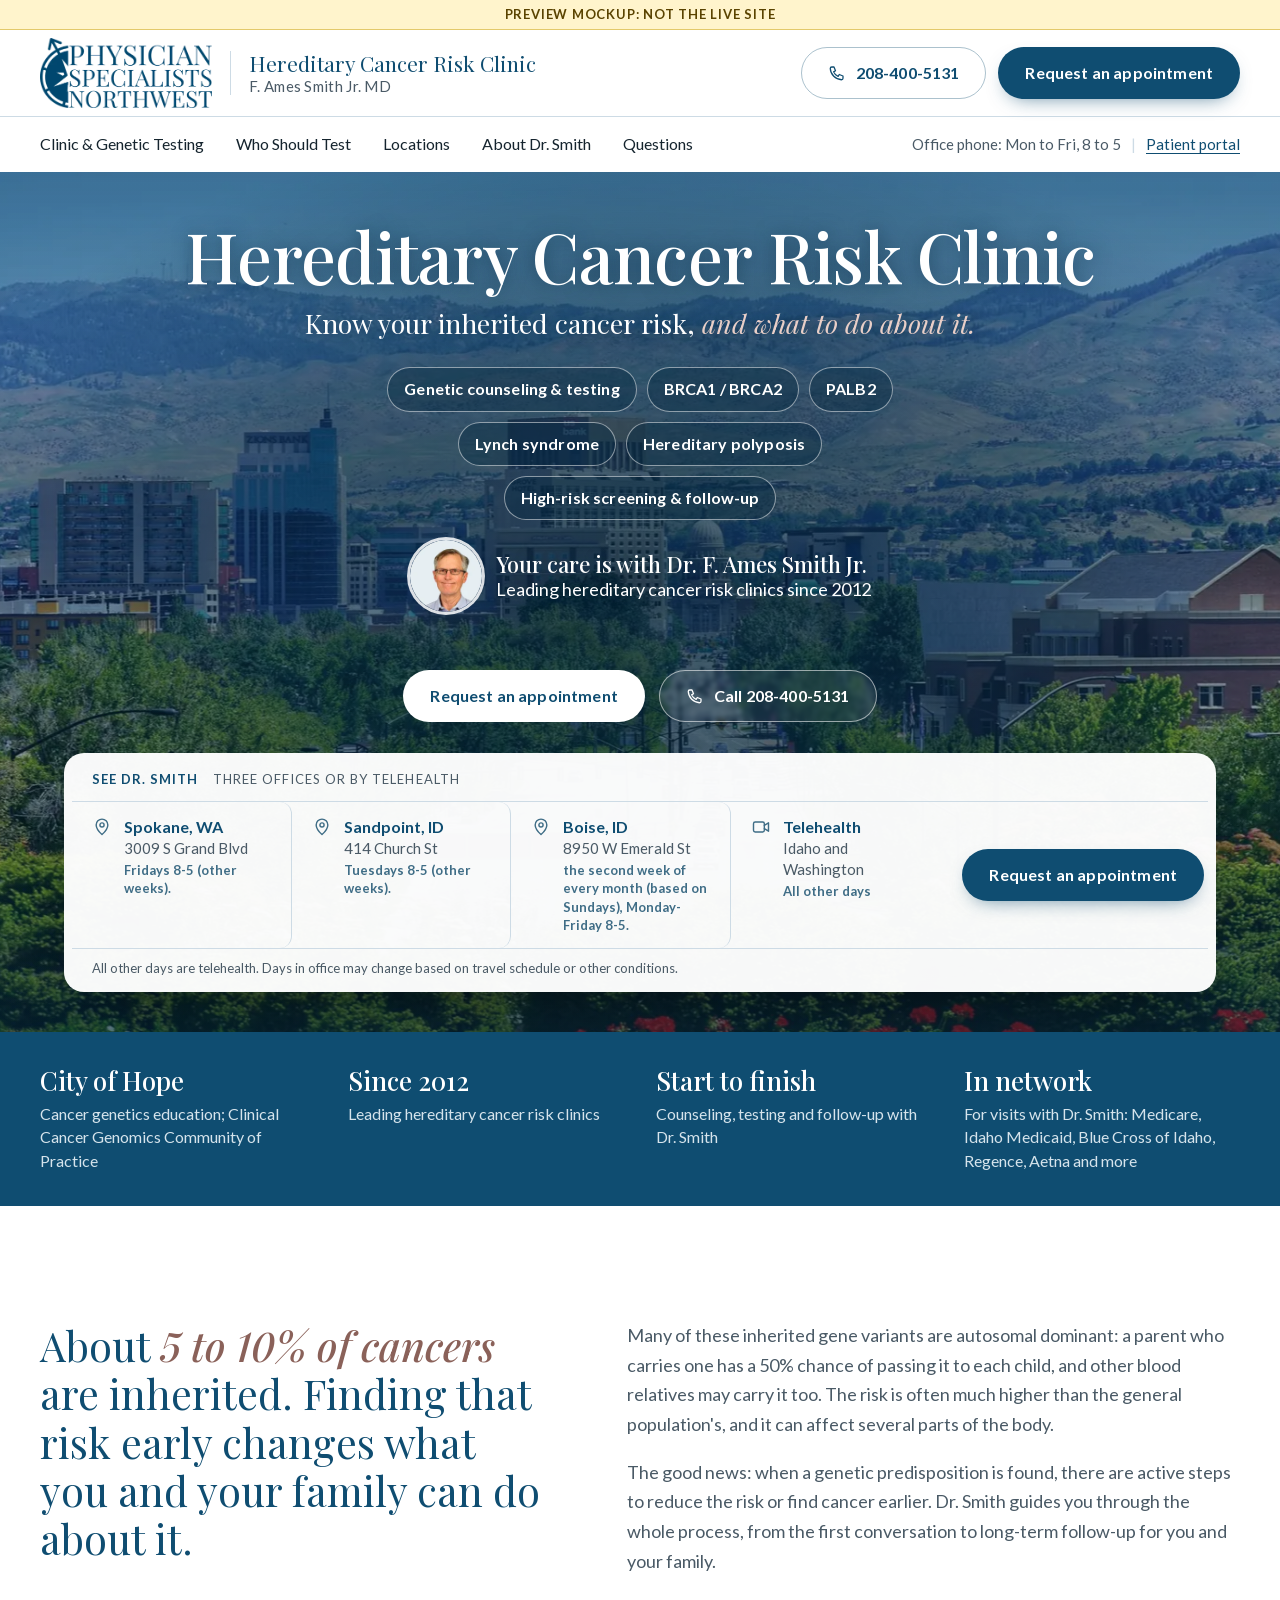
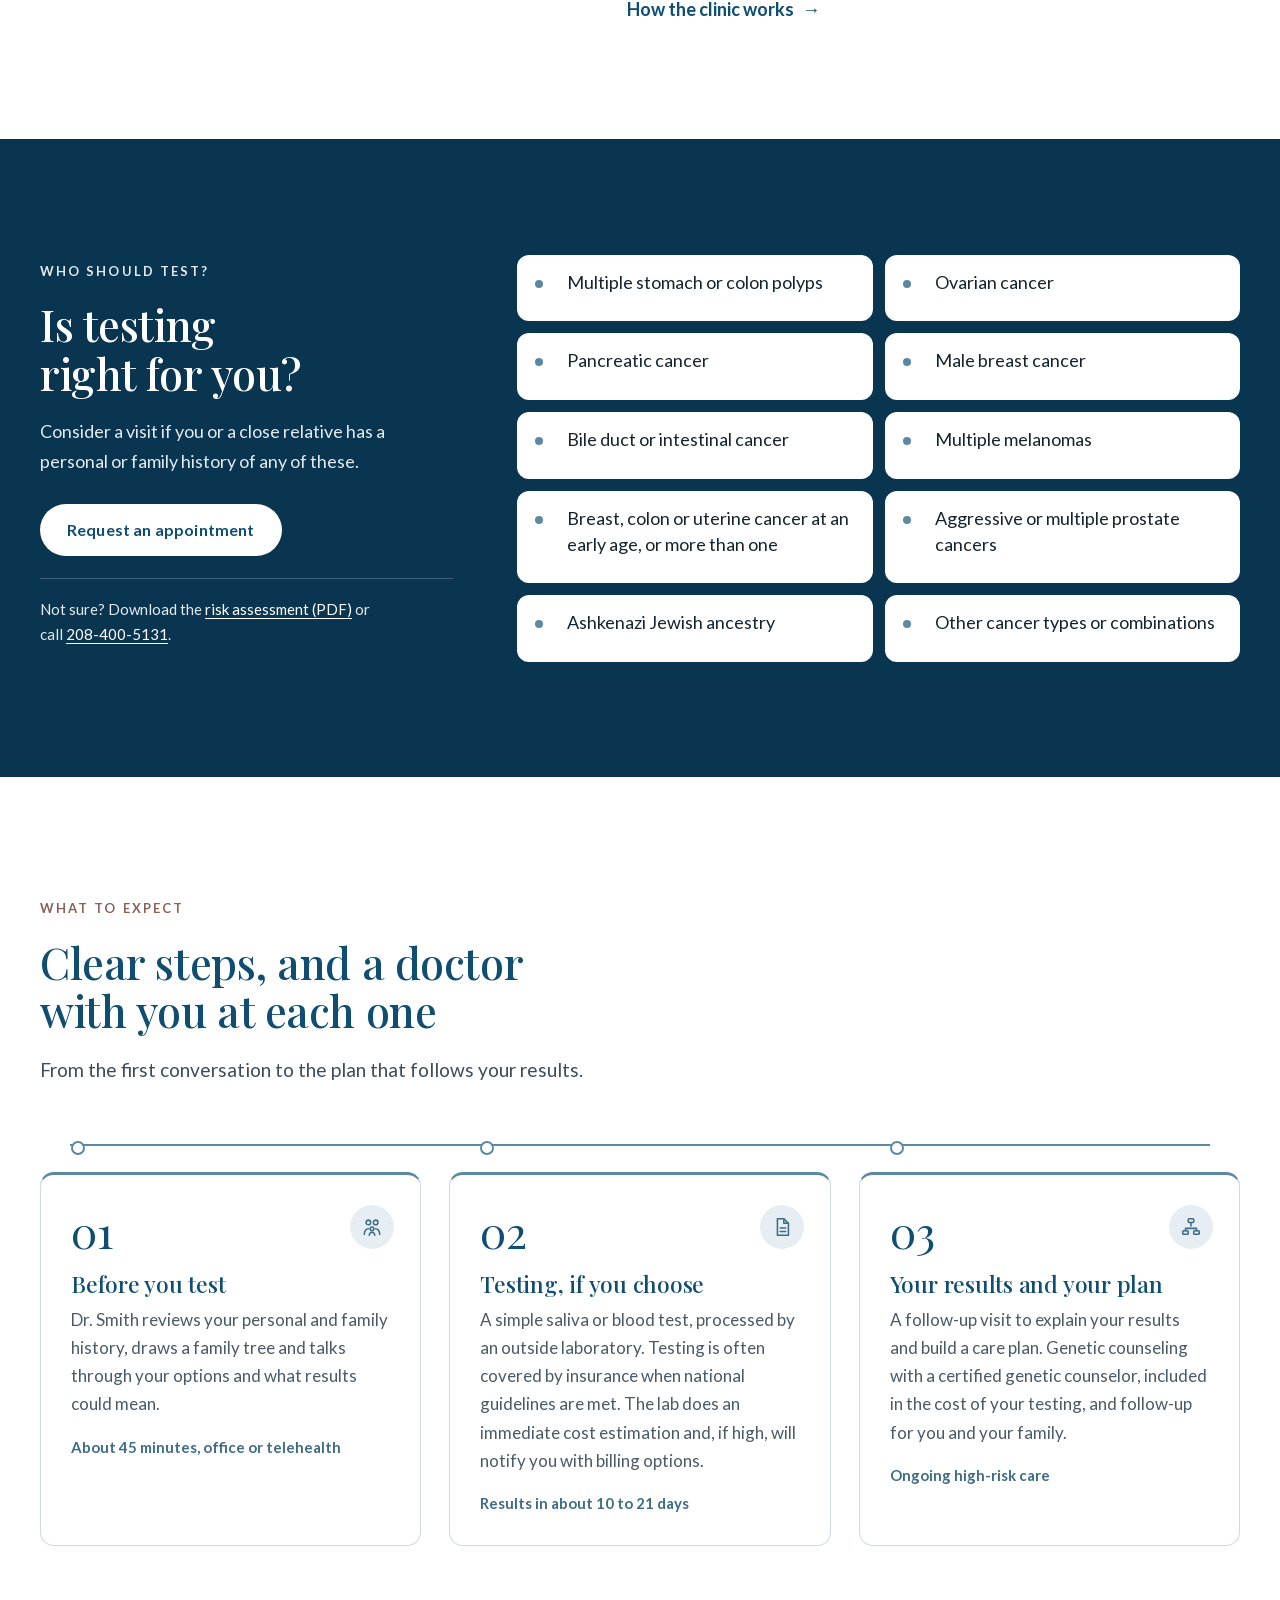
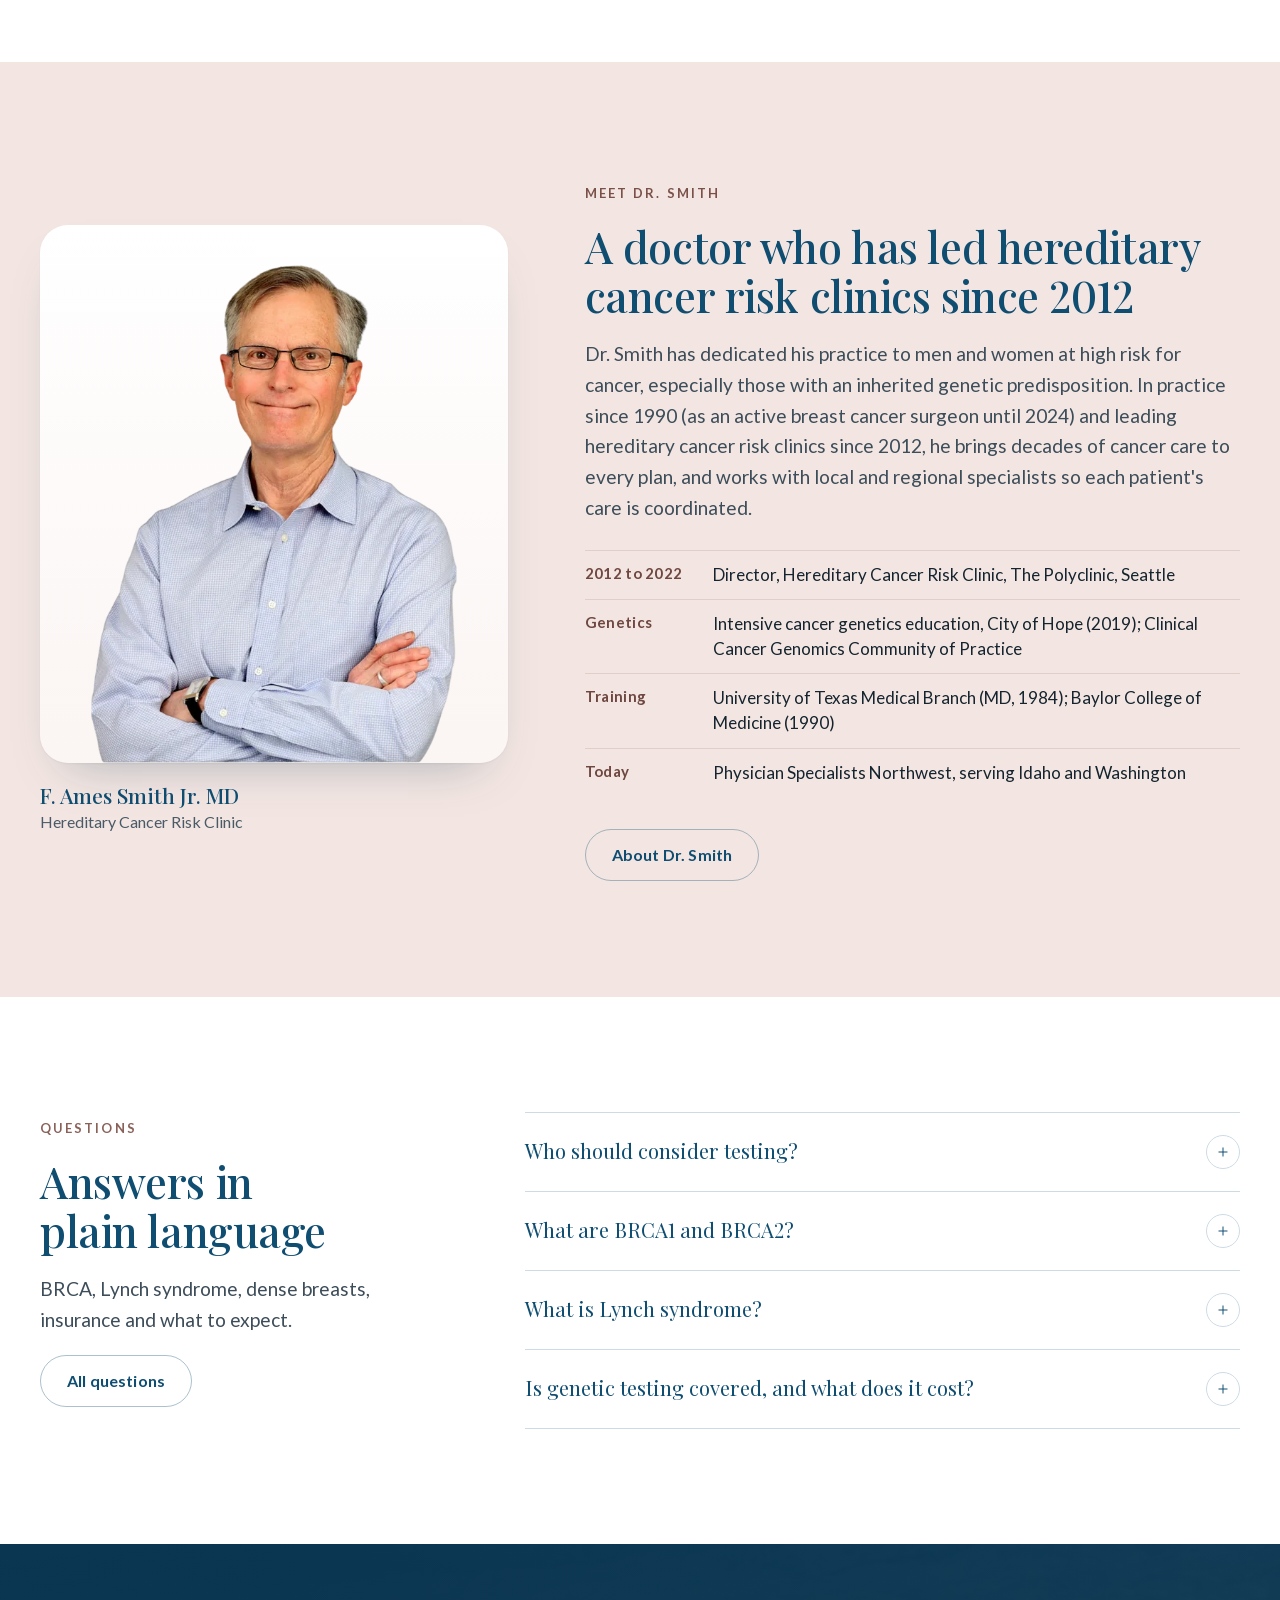
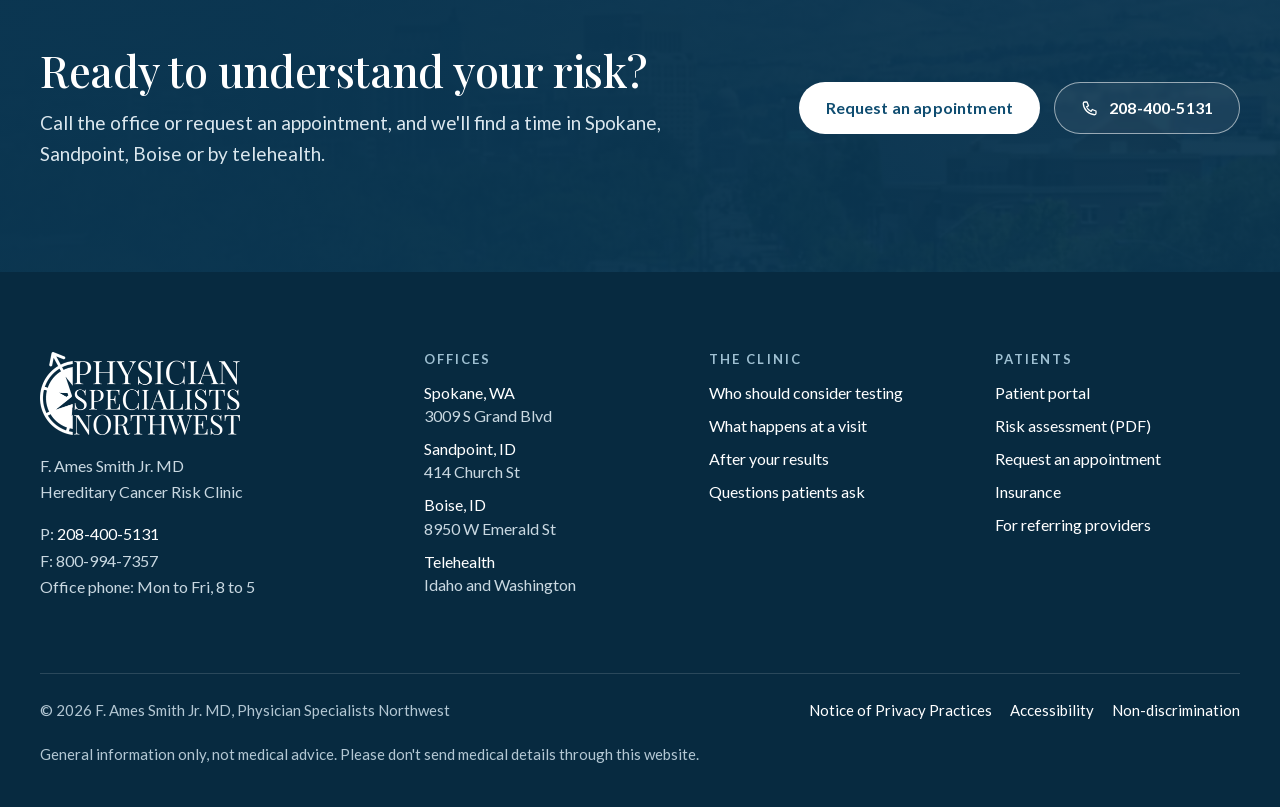
<file: psnw/index.html>
<!doctype html>
<html lang="en"><head>
<meta charset="utf-8"><meta name="viewport" content="width=device-width, initial-scale=1, viewport-fit=cover">
<title>Hereditary Cancer Risk Clinic | BRCA and Lynch Syndrome Testing | Spokane, Sandpoint, Boise</title>
<meta name="description" content="Dr. F. Ames Smith Jr. leads the Hereditary Cancer Risk Clinic: counseling, genetic testing (BRCA, PALB2, Lynch syndrome) and ongoing care. Offices in Spokane, Sandpoint and Boise, plus telehealth in Idaho and Washington.">
<meta name="robots" content="noindex"><!-- MOCKUP: remove noindex at launch -->
<meta name="theme-color" content="#0f4d71">
<meta property="og:type" content="website"><meta property="og:site_name" content="Physician Specialists Northwest">
<meta property="og:title" content="Hereditary Cancer Risk Clinic | BRCA and Lynch Syndrome Testing | Spokane, Sandpoint, Boise"><meta property="og:description" content="Dr. F. Ames Smith Jr. leads the Hereditary Cancer Risk Clinic: counseling, genetic testing (BRCA, PALB2, Lynch syndrome) and ongoing care. Offices in Spokane, Sandpoint and Boise, plus telehealth in Idaho and Washington.">
<meta property="og:url" content="https://goldwareos.github.io/goldware-previews/psnw/index.html"><meta property="og:image" content="https://goldwareos.github.io/goldware-previews/psnw/assets/img/share-1200x630.jpg">
<meta property="og:image:width" content="1200"><meta property="og:image:height" content="630"><meta property="og:image:alt" content="Hereditary Cancer Risk Clinic, Physician Specialists Northwest, with Dr. F. Ames Smith Jr.">
<meta name="twitter:card" content="summary_large_image"><meta name="twitter:title" content="Hereditary Cancer Risk Clinic | BRCA and Lynch Syndrome Testing | Spokane, Sandpoint, Boise"><meta name="twitter:description" content="Dr. F. Ames Smith Jr. leads the Hereditary Cancer Risk Clinic: counseling, genetic testing (BRCA, PALB2, Lynch syndrome) and ongoing care. Offices in Spokane, Sandpoint and Boise, plus telehealth in Idaho and Washington."><meta name="twitter:image" content="https://goldwareos.github.io/goldware-previews/psnw/assets/img/share-1200x630.jpg">
<link rel="preload" href="assets/fonts/PlayfairDisplay-normal-400-700.woff2" as="font" type="font/woff2" crossorigin>
<link rel="preload" href="assets/fonts/Lato-normal-400.woff2" as="font" type="font/woff2" crossorigin>
<link rel="preload" href="assets/fonts/Lato-normal-700.woff2" as="font" type="font/woff2" crossorigin>
<link rel="preload" as="image" href="assets/img/boise-1080.webp" imagesrcset="assets/img/boise-phone-720.webp 720w, assets/img/boise-1080.webp 1080w, assets/img/boise-1920.webp 1920w" imagesizes="100vw" fetchpriority="high">
<link rel="icon" href="assets/img/favicon.png" type="image/png">
<script>addEventListener('pagereveal',function(e){document.documentElement.dataset.vt=e.viewTransition?'1':'0'})</script>
<script type="speculationrules">{"prerender": [{"where": {"and": [{"selector_matches": "a[href$='.html'], a[href*='.html?'], a[href*='.html#']"}, {"not": {"selector_matches": "a[href^='http'], a[href^='tel:'], a[target]"}}]}, "eagerness": "moderate"}]}</script>
<link rel="stylesheet" href="assets/css/site.css?v=30b60d39">
<script type="application/ld+json">{"@context": "https://schema.org", "@graph": [{"@type": "Physician", "@id": "https://physicianspecialistsnw.com/#dr-smith", "name": "F. Ames Smith Jr., MD", "medicalSpecialty": ["Genetic", "Oncologic"], "telephone": "+1-208-400-5131", "url": "https://physicianspecialistsnw.com/about", "image": "https://physicianspecialistsnw.com/assets/img/dr-smith-700.webp", "alumniOf": [{"@type": "CollegeOrUniversity", "name": "University of Texas Medical Branch at Galveston"}, {"@type": "CollegeOrUniversity", "name": "Baylor College of Medicine"}], "sameAs": ["https://www.healthgrades.com/physician/dr-floyd-smith-yjs8w", "https://doximity.com/pub/floyd-smith-md-17cbc64e", "https://linkedin.com/in/f-ames-smith-jr-md-5452a832", "https://independentdocsid.com/f-ames-smith-jr-md"], "hasCredential": [{"@type": "EducationalOccupationalCredential", "credentialCategory": "degree", "name": "Doctor of Medicine (MD)", "recognizedBy": {"@type": "CollegeOrUniversity", "name": "University of Texas Medical Branch at Galveston"}}, {"@type": "EducationalOccupationalCredential", "credentialCategory": "Board certification", "name": "Board certified, American Board of Surgery", "recognizedBy": {"@type": "Organization", "name": "American Board of Surgery"}}], "worksFor": {"@id": "https://physicianspecialistsnw.com/#org"}}, {"@type": "MedicalClinic", "@id": "https://physicianspecialistsnw.com/locations#spokane", "name": "Hereditary Cancer Risk Clinic, Spokane", "parentOrganization": {"@id": "https://physicianspecialistsnw.com/#org"}, "telephone": "+1-208-400-5131", "faxNumber": "+1-800-994-7357", "address": {"@type": "PostalAddress", "streetAddress": "3009 S Grand Blvd", "addressLocality": "Spokane", "addressRegion": "WA", "postalCode": "99203", "addressCountry": "US"}, "medicalSpecialty": "Genetic", "employee": {"@id": "https://physicianspecialistsnw.com/#dr-smith"}, "isAcceptingNewPatients": true, "openingHoursSpecification": [{"@type": "OpeningHoursSpecification", "dayOfWeek": ["Monday", "Tuesday", "Wednesday", "Thursday", "Friday"], "opens": "08:00", "closes": "17:00", "description": "By appointment."}], "description": "By appointment. Dr. Smith is in the Spokane office: Fridays 8-5 (other weeks). All other days are telehealth. Days in office may change based on travel schedule or other conditions.", "geo": {"@type": "GeoCoordinates", "latitude": 47.627069, "longitude": -117.400809}}, {"@type": "MedicalClinic", "@id": "https://physicianspecialistsnw.com/locations#sandpoint", "name": "Hereditary Cancer Risk Clinic, Sandpoint", "parentOrganization": {"@id": "https://physicianspecialistsnw.com/#org"}, "telephone": "+1-208-400-5131", "faxNumber": "+1-800-994-7357", "address": {"@type": "PostalAddress", "streetAddress": "414 Church St", "addressLocality": "Sandpoint", "addressRegion": "ID", "postalCode": "83864", "addressCountry": "US"}, "medicalSpecialty": "Genetic", "employee": {"@id": "https://physicianspecialistsnw.com/#dr-smith"}, "isAcceptingNewPatients": true, "openingHoursSpecification": [{"@type": "OpeningHoursSpecification", "dayOfWeek": ["Monday", "Tuesday", "Wednesday", "Thursday", "Friday"], "opens": "08:00", "closes": "17:00", "description": "By appointment."}], "description": "By appointment. Dr. Smith is in the Sandpoint office: Tuesdays 8-5 (other weeks). All other days are telehealth. Days in office may change based on travel schedule or other conditions.", "geo": {"@type": "GeoCoordinates", "latitude": 48.2741097, "longitude": -116.5521827}}, {"@type": "MedicalClinic", "@id": "https://physicianspecialistsnw.com/locations#boise", "name": "Hereditary Cancer Risk Clinic, Boise", "parentOrganization": {"@id": "https://physicianspecialistsnw.com/#org"}, "telephone": "+1-208-400-5131", "faxNumber": "+1-800-994-7357", "address": {"@type": "PostalAddress", "streetAddress": "8950 W Emerald St", "addressLocality": "Boise", "addressRegion": "ID", "postalCode": "83704", "addressCountry": "US"}, "medicalSpecialty": "Genetic", "employee": {"@id": "https://physicianspecialistsnw.com/#dr-smith"}, "isAcceptingNewPatients": true, "openingHoursSpecification": [{"@type": "OpeningHoursSpecification", "dayOfWeek": ["Monday", "Tuesday", "Wednesday", "Thursday", "Friday"], "opens": "08:00", "closes": "17:00", "description": "By appointment."}], "description": "By appointment. Dr. Smith is in the Boise office: the second week of every month (based on Sundays), Monday-Friday 8-5. All other days are telehealth. Days in office may change based on travel schedule or other conditions.", "geo": {"@type": "GeoCoordinates", "latitude": 43.6119471, "longitude": -116.2933028}}, {"@type": "MedicalOrganization", "@id": "https://physicianspecialistsnw.com/#org", "name": "Physician Specialists Northwest", "url": "https://physicianspecialistsnw.com/", "logo": "https://assets.cdn.filesafe.space/t2vMjWB3c8cz5rl9CGtm/media/6ad335c3cd7225ed37a53813.webp", "telephone": "+1-208-400-5131", "faxNumber": "+1-800-994-7357"}]}</script>
</head><body>
<a class="skip" href="#main">Skip to content</a>
<aside class="mock-strip" aria-label="Preview notice">Preview mockup: not the live site</aside>
<header class="site-top"><div class="site-header"><div class="wrap">
<a class="brand" href="index.html"><img src="assets/img/logo-navy-400.webp" width="400" height="166" alt=""><span class="lockup"><img class="mini-mark" src="assets/img/mark-96.webp" width="28" height="28" alt=""><b>Hereditary Cancer Risk Clinic</b><span>F. Ames Smith Jr. MD</span></span></a>
<div class="header-cta"><a class="btn btn-outline" href="tel:+12084005131"><svg class="" viewBox="0 0 24 24" fill="none" stroke="currentColor" stroke-width="1.7" stroke-linecap="round" stroke-linejoin="round" aria-hidden="true"><path d="M5 4h3l2 5-2.5 1.5a11 11 0 0 0 6 6L15 14l5 2v3a2 2 0 0 1-2 2A16 16 0 0 1 3 6a2 2 0 0 1 2-2"/></svg>208-400-5131</a><a class="btn btn-primary" href="request.html">Request an appointment</a></div>
<button class="menu-toggle" type="button" aria-expanded="false" aria-controls="mobile-nav"><svg class="i-open" viewBox="0 0 24 24" fill="none" stroke="currentColor" stroke-width="1.7" stroke-linecap="round" stroke-linejoin="round" aria-hidden="true"><path d="M4 7h16M4 12h16M4 17h16"/></svg><svg class="i-close" viewBox="0 0 24 24" fill="none" stroke="currentColor" stroke-width="1.7" stroke-linecap="round" stroke-linejoin="round" aria-hidden="true"><path d="M6 6l12 12M18 6 6 18"/></svg><span class="label">Menu</span></button>
</div>
<div class="nav-row"><div class="wrap"><nav class="nav" aria-label="Main"><ul><li><a href="clinic.html">Clinic &amp; Genetic Testing</a></li><li><a href="clinic.html#who">Who Should Test</a></li><li><a href="locations.html">Locations</a></li><li><a href="about.html">About Dr. Smith</a></li><li><a href="faq.html">Questions</a></li></ul></nav>
<p class="nav-meta">Office phone: Mon to Fri, 8 to 5<span class="sep">|</span><a href="https://pp-wfe-999.advancedmd.com/157589/account/logon">Patient portal</a></p><a class="btn btn-primary nav-cta" href="request.html">Request an appointment</a></div></div>
</div></header>
<div class="mobile-nav" id="mobile-nav"><ul><li><a href="index.html">Home</a></li><li><a href="clinic.html">Clinic &amp; Genetic Testing</a></li><li><a href="clinic.html#who">Who Should Test</a></li><li><a href="locations.html">Locations</a></li><li><a href="about.html">About Dr. Smith</a></li><li><a href="faq.html">Questions</a></li></ul>
<a class="btn btn-primary" href="request.html">Request an appointment</a><a class="btn btn-outline" href="tel:+12084005131"><svg class="" viewBox="0 0 24 24" fill="none" stroke="currentColor" stroke-width="1.7" stroke-linecap="round" stroke-linejoin="round" aria-hidden="true"><path d="M5 4h3l2 5-2.5 1.5a11 11 0 0 0 6 6L15 14l5 2v3a2 2 0 0 1-2 2A16 16 0 0 1 3 6a2 2 0 0 1 2-2"/></svg>Call 208-400-5131</a>
<p style="margin-top:22px;color:var(--muted);font-size:15px">Office phone: Mon to Fri, 8 to 5. <a href="https://pp-wfe-999.advancedmd.com/157589/account/logon">Patient portal</a></p></div>
<main id="main">

<section class="hero hero-b" aria-labelledby="hero-title">
  <div class="hero-media"><img src="assets/img/boise-1920.webp" srcset="assets/img/boise-phone-720.webp 720w, assets/img/boise-1080.webp 1080w, assets/img/boise-1920.webp 1920w" sizes="100vw" width="1920" height="1080" alt="" fetchpriority="high"></div>
  <div class="hero-inner">
    <h1 id="hero-title">Hereditary Cancer Risk Clinic</h1>
    <p class="hero-sub">Know your inherited cancer risk, <em>and what to do about it.</em></p>
    <ul class="specialties" aria-label="What the clinic does"><li><a href="clinic.html#services">Genetic counseling &amp; testing</a></li><li><a href="faq.html#brca">BRCA1 / BRCA2</a></li><li><a href="faq.html#palb2">PALB2</a></li><li><a href="faq.html#lynch">Lynch syndrome</a></li><li><a href="faq.html#polyposis">Hereditary polyposis</a></li><li><a href="clinic.html#after">High-risk screening &amp; follow-up</a></li></ul>
    <p class="hero-cred"><img src="assets/img/dr-smith-avatar.webp" width="160" height="160" alt=""><span><b>Your care is with Dr. F. Ames Smith Jr.</b>Leading hereditary cancer risk clinics since 2012</span></p>
    <div class="hero-actions"><a class="btn btn-light" href="request.html">Request an appointment</a><a class="btn btn-ghost-light" href="tel:+12084005131"><svg class="" viewBox="0 0 24 24" fill="none" stroke="currentColor" stroke-width="1.7" stroke-linecap="round" stroke-linejoin="round" aria-hidden="true"><path d="M5 4h3l2 5-2.5 1.5a11 11 0 0 0 6 6L15 14l5 2v3a2 2 0 0 1-2 2A16 16 0 0 1 3 6a2 2 0 0 1 2-2"/></svg>Call 208-400-5131</a></div>
  </div>
  <div class="hero-dock reveal d2" role="region" aria-label="Where Dr. Smith sees patients">
    <p class="dock-label"><b>See Dr. Smith</b><span>Three offices or by telehealth</span></p>
    <a class="dock-item" href="locations.html#spokane"><svg class="" viewBox="0 0 24 24" fill="none" stroke="currentColor" stroke-width="1.7" stroke-linecap="round" stroke-linejoin="round" aria-hidden="true"><path d="M12 21s-7-6.2-7-11.5A7 7 0 0 1 19 9.5C19 14.8 12 21 12 21z"/><circle cx="12" cy="9.5" r="2.5"/></svg><span><b>Spokane, WA</b>3009 S Grand Blvd<small class="dock-days">Fridays 8-5 (other weeks).</small></span></a><a class="dock-item" href="locations.html#sandpoint"><svg class="" viewBox="0 0 24 24" fill="none" stroke="currentColor" stroke-width="1.7" stroke-linecap="round" stroke-linejoin="round" aria-hidden="true"><path d="M12 21s-7-6.2-7-11.5A7 7 0 0 1 19 9.5C19 14.8 12 21 12 21z"/><circle cx="12" cy="9.5" r="2.5"/></svg><span><b>Sandpoint, ID</b>414 Church St<small class="dock-days">Tuesdays 8-5 (other weeks).</small></span></a><a class="dock-item" href="locations.html#boise"><svg class="" viewBox="0 0 24 24" fill="none" stroke="currentColor" stroke-width="1.7" stroke-linecap="round" stroke-linejoin="round" aria-hidden="true"><path d="M12 21s-7-6.2-7-11.5A7 7 0 0 1 19 9.5C19 14.8 12 21 12 21z"/><circle cx="12" cy="9.5" r="2.5"/></svg><span><b>Boise, ID</b>8950 W Emerald St<small class="dock-days">the second week of every month (based on Sundays), Monday-Friday 8-5.</small></span></a>
    <a class="dock-item" href="locations.html#telehealth"><svg class="" viewBox="0 0 24 24" fill="none" stroke="currentColor" stroke-width="1.7" stroke-linecap="round" stroke-linejoin="round" aria-hidden="true"><rect x="3" y="6" width="13" height="12" rx="2"/><path d="m16 10 5-3v10l-5-3"/></svg><span><b>Telehealth</b>Idaho and Washington<small class="dock-days">All other days</small></span></a>
    <a class="btn btn-primary" href="request.html">Request an appointment</a>
    <p class="dock-note">All other days are telehealth. Days in office may change based on travel schedule or other conditions.</p>
  </div>
</section>
<section class="cred-strip" aria-label="Why patients choose the clinic"><div class="wrap"><ul>
  <li><b>City of Hope</b><span>Cancer genetics education; Clinical Cancer Genomics Community of Practice</span></li>
  <li><b>Since 2012</b><span>Leading hereditary cancer risk clinics</span></li>
  <li><b>Start to finish</b><span>Counseling, testing and follow-up with Dr. Smith</span></li>
  <li><b>In network</b><span>For visits with Dr. Smith: Medicare, Idaho Medicaid, Blue Cross of Idaho, Regence, Aetna and more</span></li>
</ul></div></section>

<section class="section"><div class="wrap statement">
  <p class="big reveal">About <strong>5 to 10% of cancers</strong> are inherited. Finding that risk early changes what you and your family can do about it.</p>
  <div class="body reveal d1">
    <p>Many of these inherited gene variants are autosomal dominant: a parent who carries one has a 50% chance of passing it to each child, and other blood relatives may carry it too. The risk is often much higher than the general population's, and it can affect several parts of the body.</p>
    <p>The good news: when a genetic predisposition is found, there are active steps to reduce the risk or find cancer earlier. Dr. Smith guides you through the whole process, from the first conversation to long-term follow-up for you and your family.</p>
    <a class="link-arrow" href="clinic.html">How the clinic works</a>
  </div>
</div></section>

<section class="section band-navy" id="who"><div class="wrap">
  <div class="who-card reveal">
    <div class="aside"><p class="eyebrow">Who should test?</p><h2>Is testing right for you?</h2>
      <p>Consider a visit if you or a close relative has a personal or family history of any of these.</p>
      <a class="btn btn-light" href="request.html" style="margin-top:10px">Request an appointment</a>
      <p class="note">Not sure? Download the <a href="https://assets.cdn.filesafe.space/t2vMjWB3c8cz5rl9CGtm/media/6a6a5ecaeb781ab262b38d50.pdf">risk assessment (PDF)</a> or call <a href="tel:+12084005131">208-400-5131</a>.</p></div>
    <ul class="checklist"><li><span class="dot" aria-hidden="true"></span><span>Multiple stomach or colon polyps</span></li><li><span class="dot" aria-hidden="true"></span><span>Ovarian cancer</span></li><li><span class="dot" aria-hidden="true"></span><span>Pancreatic cancer</span></li><li><span class="dot" aria-hidden="true"></span><span>Male breast cancer</span></li><li><span class="dot" aria-hidden="true"></span><span>Bile duct or intestinal cancer</span></li><li><span class="dot" aria-hidden="true"></span><span>Multiple melanomas</span></li><li><span class="dot" aria-hidden="true"></span><span>Breast, colon or uterine cancer at an early age, or more than one</span></li><li><span class="dot" aria-hidden="true"></span><span>Aggressive or multiple prostate cancers</span></li><li><span class="dot" aria-hidden="true"></span><span>Ashkenazi Jewish ancestry</span></li><li><span class="dot" aria-hidden="true"></span><span>Other cancer types or combinations</span></li></ul>
  </div>
</div></section>

<section class="section"><div class="wrap">
  <div class="section-head reveal"><p class="eyebrow">What to expect</p><h2>Clear steps, and a doctor with you at each one</h2>
  <p class="lede">From the first conversation to the plan that follows your results.</p></div>
  <ol class="steps reveal draw">
    <li class="reveal"><span class="step-ic"><svg class="" viewBox="0 0 24 24" fill="none" stroke="currentColor" stroke-width="1.7" stroke-linecap="round" stroke-linejoin="round" aria-hidden="true"><circle cx="8" cy="7" r="2.5"/><circle cx="16" cy="7" r="2.5"/><circle cx="12" cy="14" r="2"/><path d="M3.5 20c.5-4 2.3-6 4.5-6M20.5 20c-.5-4-2.3-6-4.5-6M9 21c.3-2.2 1.3-3.3 3-3.3s2.7 1.1 3 3.3"/></svg></span><h3>Before you test</h3><p>Dr. Smith reviews your personal and family history, draws a family tree and talks through your options and what results could mean.</p><p class="meta">About 45 minutes, office or telehealth</p></li>
    <li class="reveal d1"><span class="step-ic"><svg class="" viewBox="0 0 24 24" fill="none" stroke="currentColor" stroke-width="1.7" stroke-linecap="round" stroke-linejoin="round" aria-hidden="true"><path d="M7 3h7l5 5v13H7z"/><path d="M14 3v5h5M10 13h6M10 17h6"/></svg></span><h3>Testing, if you choose</h3><p>A simple saliva or blood test, processed by an outside laboratory. Testing is often covered by insurance when national guidelines are met. The lab does an immediate cost estimation and, if high, will notify you with billing options.</p><p class="meta">Results in about 10 to 21 days</p></li>
    <li class="reveal d2"><span class="step-ic"><svg class="" viewBox="0 0 24 24" fill="none" stroke="currentColor" stroke-width="1.7" stroke-linecap="round" stroke-linejoin="round" aria-hidden="true"><rect x="9" y="3" width="6" height="4" rx="1"/><rect x="3" y="16" width="6" height="4" rx="1"/><rect x="15" y="16" width="6" height="4" rx="1"/><path d="M12 7v4M6 16v-2.5h12V16"/></svg></span><h3>Your results and your plan</h3><p>A follow-up visit to explain your results and build a care plan. Genetic counseling with a certified genetic counselor, included in the cost of your testing, and follow-up for you and your family.</p><p class="meta">Ongoing high-risk care</p></li>
  </ol>
</div></section>

<section class="section band-rose"><div class="wrap doctor">
  <figure class="portrait-fig reveal"><div class="portrait"><img src="assets/img/dr-smith-700.webp" srcset="assets/img/dr-smith-700.webp 514w, assets/img/dr-smith-1100.webp 807w" sizes="(max-width: 1024px) 80vw, 420px" width="807" height="1100" alt="Dr. F. Ames Smith Jr." loading="lazy"></div><p class="badge"><b>F. Ames Smith Jr. MD</b>Hereditary Cancer Risk Clinic</p></figure>
  <div class="reveal d1"><p class="eyebrow">Meet Dr. Smith</p>
    <h2>A doctor who has led hereditary cancer risk clinics since 2012</h2>
    <p class="lede">Dr. Smith has dedicated his practice to men and women at high risk for cancer, especially those with an inherited genetic predisposition. In practice since 1990 (as an active breast cancer surgeon until 2024) and leading hereditary cancer risk clinics since 2012, he brings decades of cancer care to every plan, and works with local and regional specialists so each patient's care is coordinated.</p>
    <ul class="pedigree">
      <li><span>2012 to 2022</span><span>Director, Hereditary Cancer Risk Clinic, The Polyclinic, Seattle</span></li>
      <li><span>Genetics</span><span>Intensive cancer genetics education, City of Hope (2019); Clinical Cancer Genomics Community of Practice</span></li>
      <li><span>Training</span><span>University of Texas Medical Branch (MD, 1984); Baylor College of Medicine (1990)</span></li>
      <li><span>Today</span><span>Physician Specialists Northwest, serving Idaho and Washington</span></li>
    </ul>
    <a class="btn btn-outline" href="about.html">About Dr. Smith</a>
  </div>
</div></section>

<section class="section"><div class="wrap faq-teaser">
  <div class="reveal"><p class="eyebrow">Questions</p><h2>Answers in plain language</h2><p class="lede">BRCA, Lynch syndrome, dense breasts, insurance and what to expect.</p>
    <a class="btn btn-outline" href="faq.html">All questions</a>
</div>
  <div class="reveal d1"><div class="accordion"><details><summary><span>Who should consider testing?</span><span class="pm"><svg class="" viewBox="0 0 24 24" fill="none" stroke="currentColor" stroke-width="1.7" stroke-linecap="round" stroke-linejoin="round" aria-hidden="true"><path d="M12 5v14M5 12h14"/></svg></span></summary><div class="answer"><p>Testing is worth discussing if you or a close relative has had:</p><ul><li>Multiple stomach or colon polyps</li><li>Ovarian cancer</li><li>Pancreatic cancer</li><li>Male breast cancer</li><li>Bile duct or intestinal cancer</li><li>Multiple melanomas</li><li>Breast, colon or uterine cancer at an early age, or more than one</li><li>Aggressive or multiple prostate cancers</li><li>Ashkenazi Jewish ancestry</li><li>Other cancer types or combinations</li></ul><p>A relative who has already tested positive is another reason to talk with Dr. Smith.</p></div></details><details><summary><span>What are BRCA1 and BRCA2?</span><span class="pm"><svg class="" viewBox="0 0 24 24" fill="none" stroke="currentColor" stroke-width="1.7" stroke-linecap="round" stroke-linejoin="round" aria-hidden="true"><path d="M12 5v14M5 12h14"/></svg></span></summary><div class="answer"><p>BRCA1 and BRCA2 are the best-known genes linked to inherited breast and ovarian cancer risk. Harmful variants in them are also linked to pancreatic and prostate cancer. If testing finds a harmful BRCA1 or BRCA2 variant, screening and prevention plans can lower risk or catch cancer earlier. </p></div></details><details><summary><span>What is Lynch syndrome?</span><span class="pm"><svg class="" viewBox="0 0 24 24" fill="none" stroke="currentColor" stroke-width="1.7" stroke-linecap="round" stroke-linejoin="round" aria-hidden="true"><path d="M12 5v14M5 12h14"/></svg></span></summary><div class="answer"><p>Lynch syndrome is an inherited condition, caused by a harmful variant in genes such as MLH1, MSH2 or MSH6, that raises the risk of colon and uterine cancer and several others, often at younger ages. Knowing about it means colon and other screening can start earlier. </p></div></details><details><summary><span>Is genetic testing covered, and what does it cost?</span><span class="pm"><svg class="" viewBox="0 0 24 24" fill="none" stroke="currentColor" stroke-width="1.7" stroke-linecap="round" stroke-linejoin="round" aria-hidden="true"><path d="M12 5v14M5 12h14"/></svg></span></summary><div class="answer"><p>Your visits with Dr. Smith are billed to your health insurance. The genetic test itself is processed by an outside laboratory, separately from your visits. Genetic testing is often covered by insurance when national testing guidelines are met, and what you pay depends on your plan. The lab does an immediate cost estimation and, if high, will notify you with billing options.</p></div></details></div></div>
</div></section>

<section class="cta-band"><div class="wrap">
  <div><h2>Ready to understand your risk?</h2><p>Call the office or request an appointment, and we'll find a time in Spokane, Sandpoint, Boise or by telehealth.</p></div>
  <div class="actions"><a class="btn btn-light" href="request.html">Request an appointment</a><a class="btn btn-ghost-light" href="tel:+12084005131"><svg class="" viewBox="0 0 24 24" fill="none" stroke="currentColor" stroke-width="1.7" stroke-linecap="round" stroke-linejoin="round" aria-hidden="true"><path d="M5 4h3l2 5-2.5 1.5a11 11 0 0 0 6 6L15 14l5 2v3a2 2 0 0 1-2 2A16 16 0 0 1 3 6a2 2 0 0 1 2-2"/></svg>208-400-5131</a></div>
</div></section>

</main>
<footer class="site-footer"><div class="wrap"><div class="cols">
<div><img src="assets/img/logo-white-400.webp" width="400" height="166" alt="Physician Specialists Northwest" loading="lazy">
<p>F. Ames Smith Jr. MD<br>Hereditary Cancer Risk Clinic</p><p>P: <a href="tel:+12084005131">208-400-5131</a><br>F: <span class="nowrap">800-994-7357</span><br>Office phone: Mon to Fri, 8 to 5</p></div>
<div><h3>Offices</h3><ul><li><a href="locations.html#spokane">Spokane, WA</a><br>3009 S Grand Blvd</li><li><a href="locations.html#sandpoint">Sandpoint, ID</a><br>414 Church St</li><li><a href="locations.html#boise">Boise, ID</a><br>8950 W Emerald St</li><li><a href="locations.html#telehealth">Telehealth</a><br>Idaho and Washington</li></ul></div>
<div><h3>The clinic</h3><ul><li><a href="clinic.html#who">Who should consider testing</a></li><li><a href="clinic.html#visit">What happens at a visit</a></li><li><a href="clinic.html#after">After your results</a></li><li><a href="faq.html">Questions patients ask</a></li></ul></div>
<div><h3>Patients</h3><ul><li><a href="https://pp-wfe-999.advancedmd.com/157589/account/logon">Patient portal</a></li><li><a href="https://assets.cdn.filesafe.space/t2vMjWB3c8cz5rl9CGtm/media/6a6a5ecaeb781ab262b38d50.pdf">Risk assessment (PDF)</a></li><li><a href="request.html">Request an appointment</a></li><li><a href="faq.html#insurance">Insurance</a></li><li><a href="clinic.html#referrals">For referring providers</a></li></ul></div>
</div><div class="legal"><span>&copy; 2026 F. Ames Smith Jr. MD, Physician Specialists Northwest</span><span class="legal-links"><a href="legal.html#privacy">Notice of Privacy Practices</a><a href="legal.html#accessibility">Accessibility</a><a href="legal.html#nondiscrimination">Non-discrimination</a></span><span>General information only, not medical advice. Please don't send medical details through this website.</span></div></div></footer>
<nav class="action-bar" aria-label="Quick actions"><a class="btn btn-outline" href="tel:+12084005131"><svg class="" viewBox="0 0 24 24" fill="none" stroke="currentColor" stroke-width="1.7" stroke-linecap="round" stroke-linejoin="round" aria-hidden="true"><path d="M5 4h3l2 5-2.5 1.5a11 11 0 0 0 6 6L15 14l5 2v3a2 2 0 0 1-2 2A16 16 0 0 1 3 6a2 2 0 0 1 2-2"/></svg>Call</a><a class="btn btn-primary" href="request.html">Request an appointment</a></nav>
<script src="assets/js/site.js?v=d247cc7e" defer></script>
</body></html>
</file>
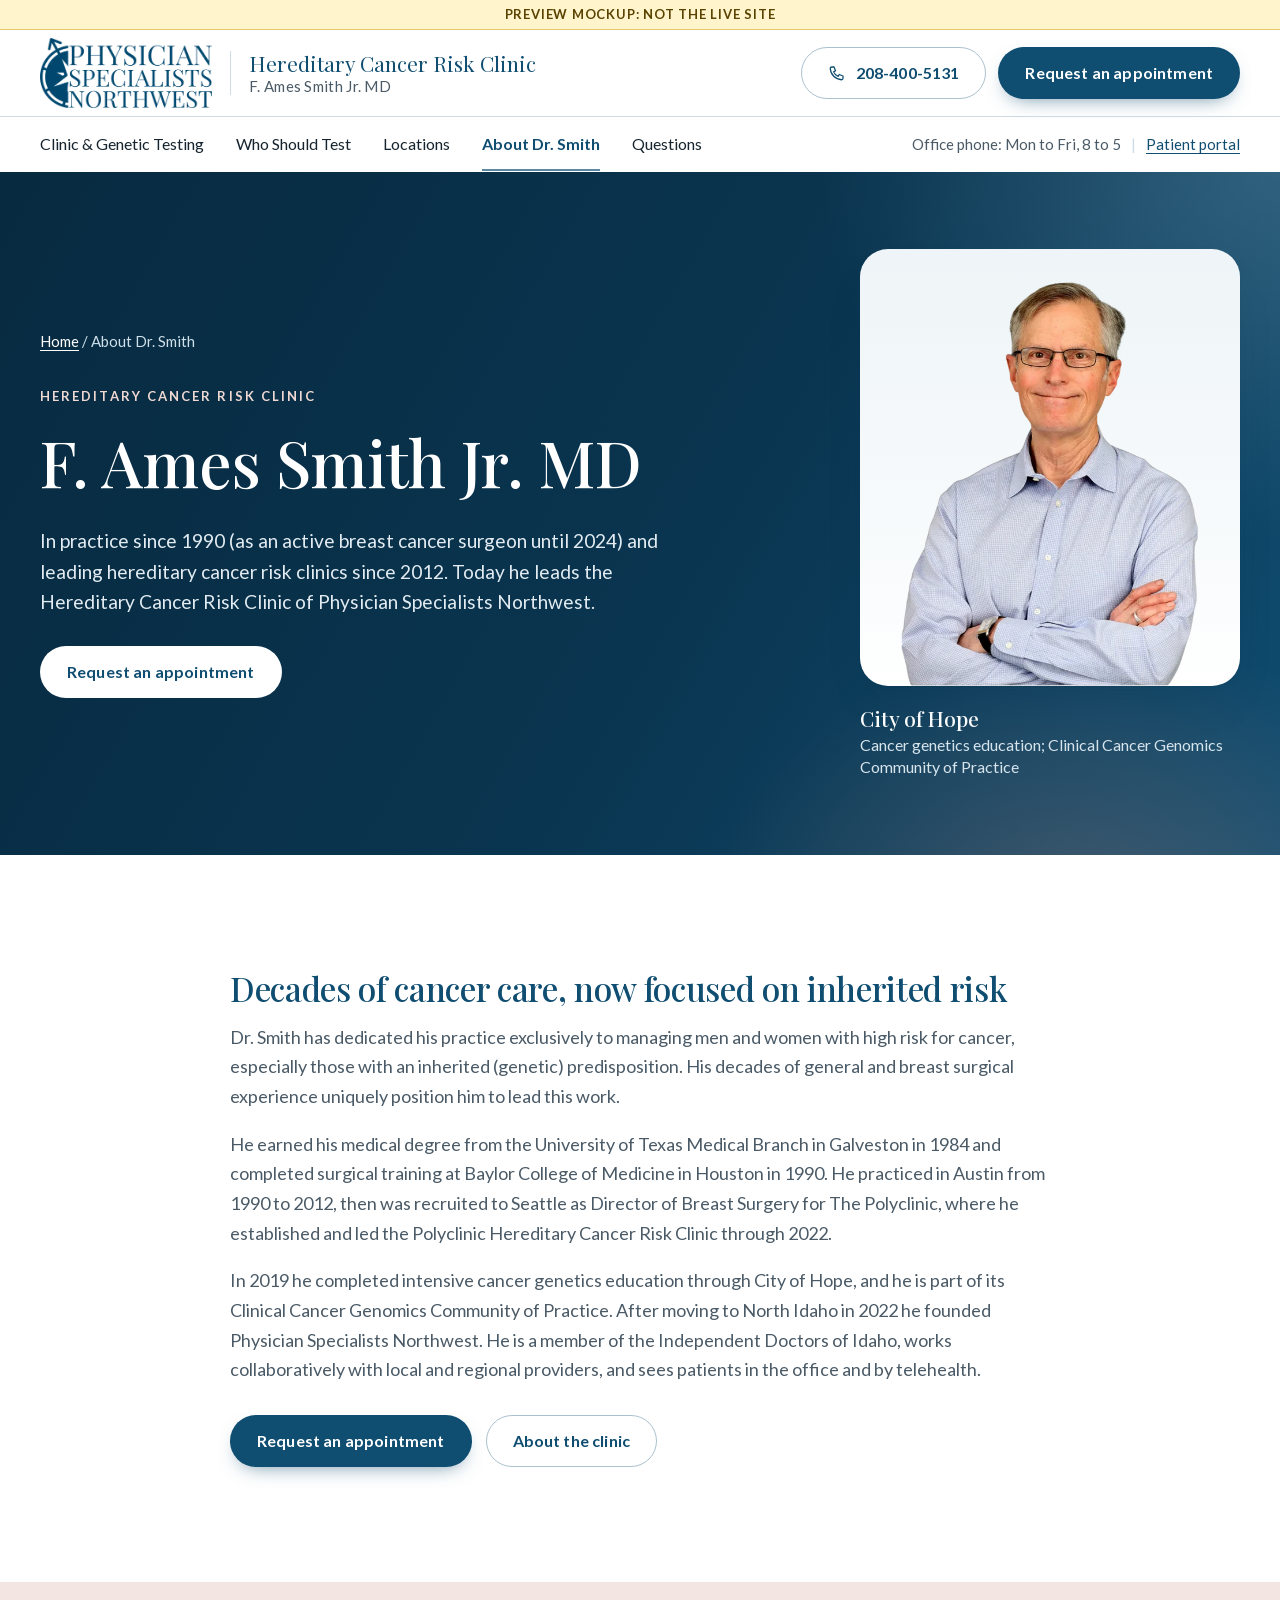
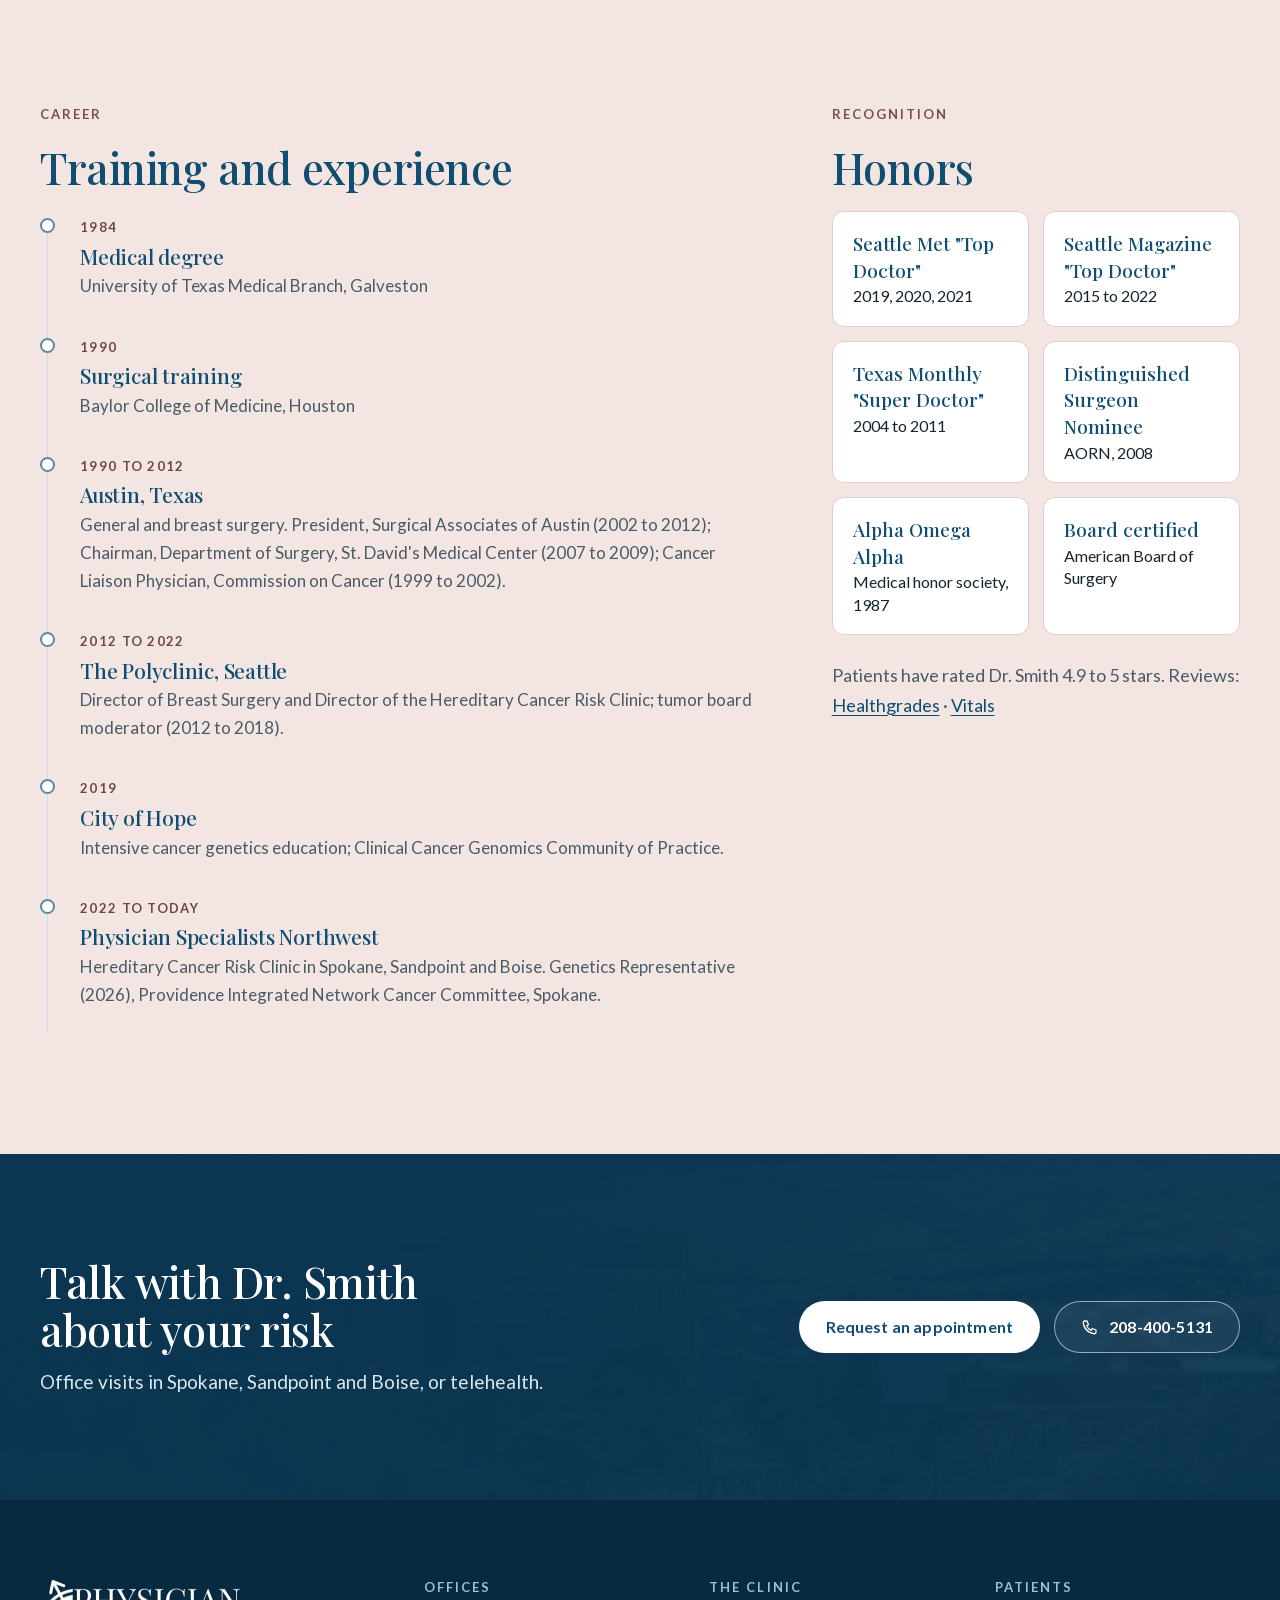
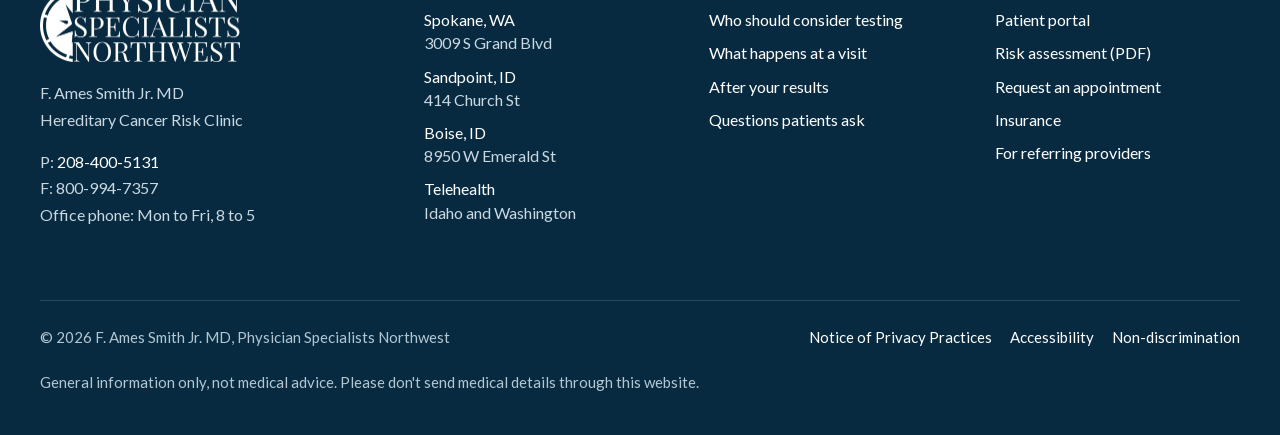
<file: psnw/about.html>
<!doctype html>
<html lang="en"><head>
<meta charset="utf-8"><meta name="viewport" content="width=device-width, initial-scale=1, viewport-fit=cover">
<title>About Dr. F. Ames Smith Jr. | Hereditary Cancer Risk Clinic</title>
<meta name="description" content="Dr. F. Ames Smith Jr.: medical degree UTMB 1984, surgical training Baylor 1990, Director of the Polyclinic Hereditary Cancer Risk Clinic 2012 to 2022, City of Hope cancer genetics. Now leads the Hereditary Cancer Risk Clinic in Spokane, Sandpoint and Boise.">
<meta name="robots" content="noindex"><!-- MOCKUP: remove noindex at launch -->
<meta name="theme-color" content="#0f4d71">
<meta property="og:type" content="website"><meta property="og:site_name" content="Physician Specialists Northwest">
<meta property="og:title" content="About Dr. F. Ames Smith Jr. | Hereditary Cancer Risk Clinic"><meta property="og:description" content="Dr. F. Ames Smith Jr.: medical degree UTMB 1984, surgical training Baylor 1990, Director of the Polyclinic Hereditary Cancer Risk Clinic 2012 to 2022, City of Hope cancer genetics. Now leads the Hereditary Cancer Risk Clinic in Spokane, Sandpoint and Boise.">
<meta property="og:url" content="https://goldwareos.github.io/goldware-previews/psnw/about.html"><meta property="og:image" content="https://goldwareos.github.io/goldware-previews/psnw/assets/img/share-1200x630.jpg">
<meta property="og:image:width" content="1200"><meta property="og:image:height" content="630"><meta property="og:image:alt" content="Hereditary Cancer Risk Clinic, Physician Specialists Northwest, with Dr. F. Ames Smith Jr.">
<meta name="twitter:card" content="summary_large_image"><meta name="twitter:title" content="About Dr. F. Ames Smith Jr. | Hereditary Cancer Risk Clinic"><meta name="twitter:description" content="Dr. F. Ames Smith Jr.: medical degree UTMB 1984, surgical training Baylor 1990, Director of the Polyclinic Hereditary Cancer Risk Clinic 2012 to 2022, City of Hope cancer genetics. Now leads the Hereditary Cancer Risk Clinic in Spokane, Sandpoint and Boise."><meta name="twitter:image" content="https://goldwareos.github.io/goldware-previews/psnw/assets/img/share-1200x630.jpg">
<link rel="preload" href="assets/fonts/PlayfairDisplay-normal-400-700.woff2" as="font" type="font/woff2" crossorigin>
<link rel="preload" href="assets/fonts/Lato-normal-400.woff2" as="font" type="font/woff2" crossorigin>

<link rel="icon" href="assets/img/favicon.png" type="image/png">
<script>addEventListener('pagereveal',function(e){document.documentElement.dataset.vt=e.viewTransition?'1':'0'})</script>
<script type="speculationrules">{"prerender": [{"where": {"and": [{"selector_matches": "a[href$='.html'], a[href*='.html?'], a[href*='.html#']"}, {"not": {"selector_matches": "a[href^='http'], a[href^='tel:'], a[target]"}}]}, "eagerness": "moderate"}]}</script>
<link rel="stylesheet" href="assets/css/site.css?v=30b60d39">
<script type="application/ld+json">{"@context": "https://schema.org", "@graph": [{"@type": "Physician", "@id": "https://physicianspecialistsnw.com/#dr-smith", "name": "F. Ames Smith Jr., MD", "medicalSpecialty": ["Genetic", "Oncologic"], "telephone": "+1-208-400-5131", "url": "https://physicianspecialistsnw.com/about", "image": "https://physicianspecialistsnw.com/assets/img/dr-smith-700.webp", "alumniOf": [{"@type": "CollegeOrUniversity", "name": "University of Texas Medical Branch at Galveston"}, {"@type": "CollegeOrUniversity", "name": "Baylor College of Medicine"}], "sameAs": ["https://www.healthgrades.com/physician/dr-floyd-smith-yjs8w", "https://doximity.com/pub/floyd-smith-md-17cbc64e", "https://linkedin.com/in/f-ames-smith-jr-md-5452a832", "https://independentdocsid.com/f-ames-smith-jr-md"], "hasCredential": [{"@type": "EducationalOccupationalCredential", "credentialCategory": "degree", "name": "Doctor of Medicine (MD)", "recognizedBy": {"@type": "CollegeOrUniversity", "name": "University of Texas Medical Branch at Galveston"}}, {"@type": "EducationalOccupationalCredential", "credentialCategory": "Board certification", "name": "Board certified, American Board of Surgery", "recognizedBy": {"@type": "Organization", "name": "American Board of Surgery"}}], "worksFor": {"@id": "https://physicianspecialistsnw.com/#org"}}, {"@type": "MedicalOrganization", "@id": "https://physicianspecialistsnw.com/#org", "name": "Physician Specialists Northwest", "url": "https://physicianspecialistsnw.com/", "logo": "https://assets.cdn.filesafe.space/t2vMjWB3c8cz5rl9CGtm/media/6ad335c3cd7225ed37a53813.webp", "telephone": "+1-208-400-5131", "faxNumber": "+1-800-994-7357"}]}</script>
</head><body>
<a class="skip" href="#main">Skip to content</a>
<aside class="mock-strip" aria-label="Preview notice">Preview mockup: not the live site</aside>
<header class="site-top"><div class="site-header"><div class="wrap">
<a class="brand" href="index.html"><img src="assets/img/logo-navy-400.webp" width="400" height="166" alt=""><span class="lockup"><img class="mini-mark" src="assets/img/mark-96.webp" width="28" height="28" alt=""><b>Hereditary Cancer Risk Clinic</b><span>F. Ames Smith Jr. MD</span></span></a>
<div class="header-cta"><a class="btn btn-outline" href="tel:+12084005131"><svg class="" viewBox="0 0 24 24" fill="none" stroke="currentColor" stroke-width="1.7" stroke-linecap="round" stroke-linejoin="round" aria-hidden="true"><path d="M5 4h3l2 5-2.5 1.5a11 11 0 0 0 6 6L15 14l5 2v3a2 2 0 0 1-2 2A16 16 0 0 1 3 6a2 2 0 0 1 2-2"/></svg>208-400-5131</a><a class="btn btn-primary" href="request.html">Request an appointment</a></div>
<button class="menu-toggle" type="button" aria-expanded="false" aria-controls="mobile-nav"><svg class="i-open" viewBox="0 0 24 24" fill="none" stroke="currentColor" stroke-width="1.7" stroke-linecap="round" stroke-linejoin="round" aria-hidden="true"><path d="M4 7h16M4 12h16M4 17h16"/></svg><svg class="i-close" viewBox="0 0 24 24" fill="none" stroke="currentColor" stroke-width="1.7" stroke-linecap="round" stroke-linejoin="round" aria-hidden="true"><path d="M6 6l12 12M18 6 6 18"/></svg><span class="label">Menu</span></button>
</div>
<div class="nav-row"><div class="wrap"><nav class="nav" aria-label="Main"><ul><li><a href="clinic.html">Clinic &amp; Genetic Testing</a></li><li><a href="clinic.html#who">Who Should Test</a></li><li><a href="locations.html">Locations</a></li><li><a href="about.html" aria-current="page">About Dr. Smith</a></li><li><a href="faq.html">Questions</a></li></ul></nav>
<p class="nav-meta">Office phone: Mon to Fri, 8 to 5<span class="sep">|</span><a href="https://pp-wfe-999.advancedmd.com/157589/account/logon">Patient portal</a></p><a class="btn btn-primary nav-cta" href="request.html">Request an appointment</a></div></div>
</div></header>
<div class="mobile-nav" id="mobile-nav"><ul><li><a href="index.html">Home</a></li><li><a href="clinic.html">Clinic &amp; Genetic Testing</a></li><li><a href="clinic.html#who">Who Should Test</a></li><li><a href="locations.html">Locations</a></li><li><a href="about.html">About Dr. Smith</a></li><li><a href="faq.html">Questions</a></li></ul>
<a class="btn btn-primary" href="request.html">Request an appointment</a><a class="btn btn-outline" href="tel:+12084005131"><svg class="" viewBox="0 0 24 24" fill="none" stroke="currentColor" stroke-width="1.7" stroke-linecap="round" stroke-linejoin="round" aria-hidden="true"><path d="M5 4h3l2 5-2.5 1.5a11 11 0 0 0 6 6L15 14l5 2v3a2 2 0 0 1-2 2A16 16 0 0 1 3 6a2 2 0 0 1 2-2"/></svg>Call 208-400-5131</a>
<p style="margin-top:22px;color:var(--muted);font-size:15px">Office phone: Mon to Fri, 8 to 5. <a href="https://pp-wfe-999.advancedmd.com/157589/account/logon">Patient portal</a></p></div>
<main id="main">
<section class="page-hero has-aside"><div class="wrap"><div class="ph-text">
  <p class="crumbs"><a href="index.html">Home</a> / About Dr. Smith</p><p class="eyebrow">Hereditary Cancer Risk Clinic</p>
  <h1>F. Ames Smith Jr. MD</h1><p class="lede">In practice since 1990 (as an active breast cancer surgeon until 2024) and leading hereditary cancer risk clinics since 2012. Today he leads the Hereditary Cancer Risk Clinic of Physician Specialists Northwest.</p><div class="hero-actions"><a class="btn btn-primary" href="request.html">Request an appointment</a></div></div><figure class="ph-portrait"><div class="portrait"><img src="assets/img/dr-smith-700.webp" srcset="assets/img/dr-smith-700.webp 514w, assets/img/dr-smith-1100.webp 807w" sizes="(max-width: 1024px) 60vw, 380px" width="807" height="1100" alt="Dr. F. Ames Smith Jr." fetchpriority="high"></div><p class="badge"><b>City of Hope</b>Cancer genetics education; Clinical Cancer Genomics Community of Practice</p></figure></div></section>
<section class="section"><div class="narrow">
  <div class="reveal d1 prose">
    <h2>Decades of cancer care, now focused on inherited risk</h2>
    <p>Dr. Smith has dedicated his practice exclusively to managing men and women with high risk for cancer, especially those with an inherited (genetic) predisposition. His decades of general and breast surgical experience uniquely position him to lead this work.</p>
    <p>He earned his medical degree from the University of Texas Medical Branch in Galveston in 1984 and completed surgical training at Baylor College of Medicine in Houston in 1990. He practiced in Austin from 1990 to 2012, then was recruited to Seattle as Director of Breast Surgery for The Polyclinic, where he established and led the Polyclinic Hereditary Cancer Risk Clinic through 2022.</p>
    <p>In 2019 he completed intensive cancer genetics education through City of Hope, and he is part of its Clinical Cancer Genomics Community of Practice. After moving to North Idaho in 2022 he founded Physician Specialists Northwest. He is a member of the Independent Doctors of Idaho, works collaboratively with local and regional providers, and sees patients in the office and by telehealth.</p>
    <div class="hero-actions"><a class="btn btn-primary" href="request.html">Request an appointment</a><a class="btn btn-outline" href="clinic.html">About the clinic</a></div>
  </div>
</div></section>
<section class="section band-rose"><div class="wrap split">
  <div class="reveal"><p class="eyebrow">Career</p><h2>Training and experience</h2>
    <ol class="timeline">
      <li><span class="yr">1984</span><h3>Medical degree</h3><p>University of Texas Medical Branch, Galveston</p></li>
      <li><span class="yr">1990</span><h3>Surgical training</h3><p>Baylor College of Medicine, Houston</p></li>
      <li><span class="yr">1990 to 2012</span><h3>Austin, Texas</h3><p>General and breast surgery. President, Surgical Associates of Austin (2002 to 2012); Chairman, Department of Surgery, St. David's Medical Center (2007 to 2009); Cancer Liaison Physician, Commission on Cancer (1999 to 2002).</p></li>
      <li><span class="yr">2012 to 2022</span><h3>The Polyclinic, Seattle</h3><p>Director of Breast Surgery and Director of the Hereditary Cancer Risk Clinic; tumor board moderator (2012 to 2018).</p></li>
      <li><span class="yr">2019</span><h3>City of Hope</h3><p>Intensive cancer genetics education; Clinical Cancer Genomics Community of Practice.</p></li>
      <li><span class="yr">2022 to today</span><h3>Physician Specialists Northwest</h3><p>Hereditary Cancer Risk Clinic in Spokane, Sandpoint and Boise. Genetics Representative (2026), Providence Integrated Network Cancer Committee, Spokane.</p></li>
    </ol></div>
  <div class="reveal d1"><p class="eyebrow">Recognition</p><h2>Honors</h2>
    <ul class="honors">
      <li><b>Seattle Met "Top Doctor"</b>2019, 2020, 2021</li><li><b>Seattle Magazine "Top Doctor"</b>2015 to 2022</li>
      <li><b>Texas Monthly "Super Doctor"</b>2004 to 2011</li><li><b>Distinguished Surgeon Nominee</b>AORN, 2008</li>
      <li><b>Alpha Omega Alpha</b>Medical honor society, 1987</li><li><b>Board certified</b>American Board of Surgery</li>
    </ul>
    <p style="margin-top:26px;color:var(--muted)">Patients have rated Dr. Smith 4.9 to 5 stars. Reviews: <a href="https://www.healthgrades.com/physician/dr-floyd-smith-yjs8w">Healthgrades</a> &middot; <a href="https://www.vitals.com/doctors/Dr_Floyd_A_Smith.html">Vitals</a></p></div>
</div></section>
<section class="cta-band"><div class="wrap"><div><h2>Talk with Dr. Smith about your risk</h2><p>Office visits in Spokane, Sandpoint and Boise, or telehealth.</p></div>
<div class="actions"><a class="btn btn-light" href="request.html">Request an appointment</a><a class="btn btn-ghost-light" href="tel:+12084005131"><svg class="" viewBox="0 0 24 24" fill="none" stroke="currentColor" stroke-width="1.7" stroke-linecap="round" stroke-linejoin="round" aria-hidden="true"><path d="M5 4h3l2 5-2.5 1.5a11 11 0 0 0 6 6L15 14l5 2v3a2 2 0 0 1-2 2A16 16 0 0 1 3 6a2 2 0 0 1 2-2"/></svg>208-400-5131</a></div></div></section>

</main>
<footer class="site-footer"><div class="wrap"><div class="cols">
<div><img src="assets/img/logo-white-400.webp" width="400" height="166" alt="Physician Specialists Northwest" loading="lazy">
<p>F. Ames Smith Jr. MD<br>Hereditary Cancer Risk Clinic</p><p>P: <a href="tel:+12084005131">208-400-5131</a><br>F: <span class="nowrap">800-994-7357</span><br>Office phone: Mon to Fri, 8 to 5</p></div>
<div><h3>Offices</h3><ul><li><a href="locations.html#spokane">Spokane, WA</a><br>3009 S Grand Blvd</li><li><a href="locations.html#sandpoint">Sandpoint, ID</a><br>414 Church St</li><li><a href="locations.html#boise">Boise, ID</a><br>8950 W Emerald St</li><li><a href="locations.html#telehealth">Telehealth</a><br>Idaho and Washington</li></ul></div>
<div><h3>The clinic</h3><ul><li><a href="clinic.html#who">Who should consider testing</a></li><li><a href="clinic.html#visit">What happens at a visit</a></li><li><a href="clinic.html#after">After your results</a></li><li><a href="faq.html">Questions patients ask</a></li></ul></div>
<div><h3>Patients</h3><ul><li><a href="https://pp-wfe-999.advancedmd.com/157589/account/logon">Patient portal</a></li><li><a href="https://assets.cdn.filesafe.space/t2vMjWB3c8cz5rl9CGtm/media/6a6a5ecaeb781ab262b38d50.pdf">Risk assessment (PDF)</a></li><li><a href="request.html">Request an appointment</a></li><li><a href="faq.html#insurance">Insurance</a></li><li><a href="clinic.html#referrals">For referring providers</a></li></ul></div>
</div><div class="legal"><span>&copy; 2026 F. Ames Smith Jr. MD, Physician Specialists Northwest</span><span class="legal-links"><a href="legal.html#privacy">Notice of Privacy Practices</a><a href="legal.html#accessibility">Accessibility</a><a href="legal.html#nondiscrimination">Non-discrimination</a></span><span>General information only, not medical advice. Please don't send medical details through this website.</span></div></div></footer>
<nav class="action-bar" aria-label="Quick actions"><a class="btn btn-outline" href="tel:+12084005131"><svg class="" viewBox="0 0 24 24" fill="none" stroke="currentColor" stroke-width="1.7" stroke-linecap="round" stroke-linejoin="round" aria-hidden="true"><path d="M5 4h3l2 5-2.5 1.5a11 11 0 0 0 6 6L15 14l5 2v3a2 2 0 0 1-2 2A16 16 0 0 1 3 6a2 2 0 0 1 2-2"/></svg>Call</a><a class="btn btn-primary" href="request.html">Request an appointment</a></nav>
<script src="assets/js/site.js?v=d247cc7e" defer></script>
</body></html>
</file>
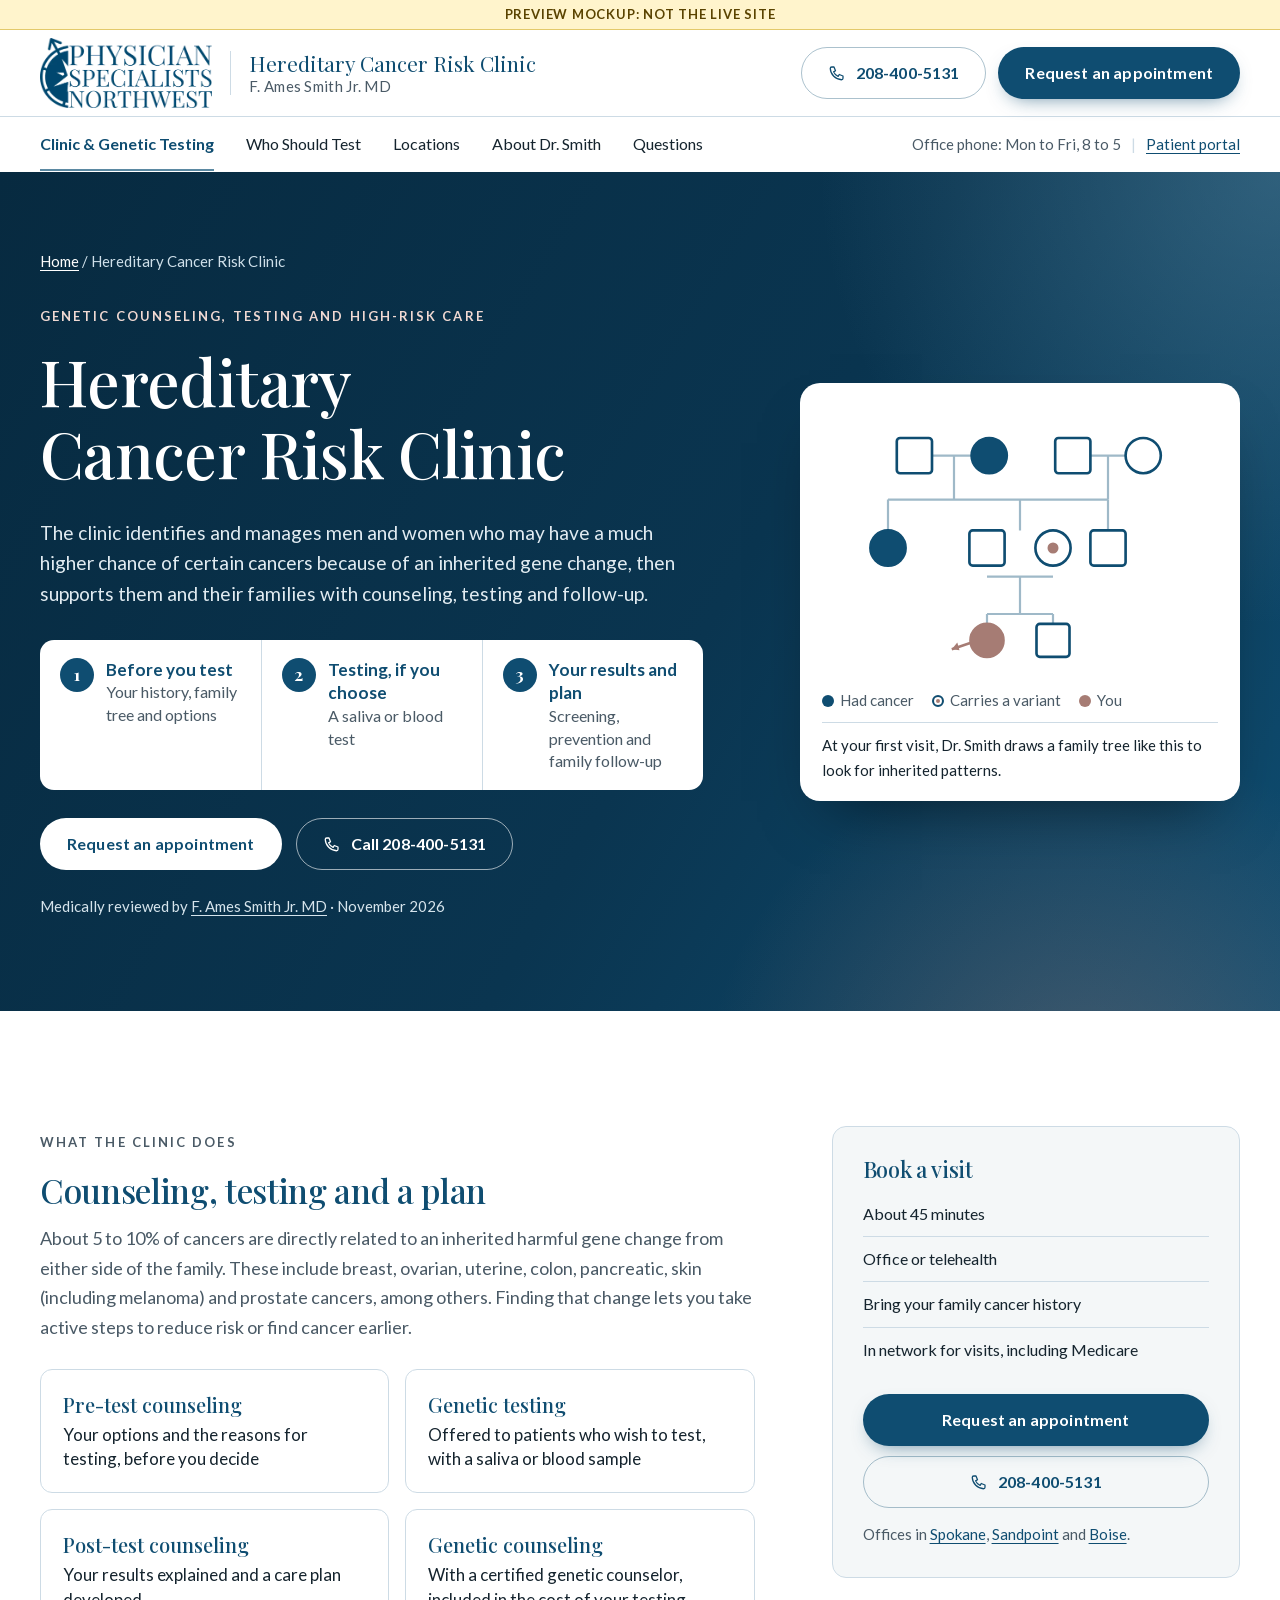
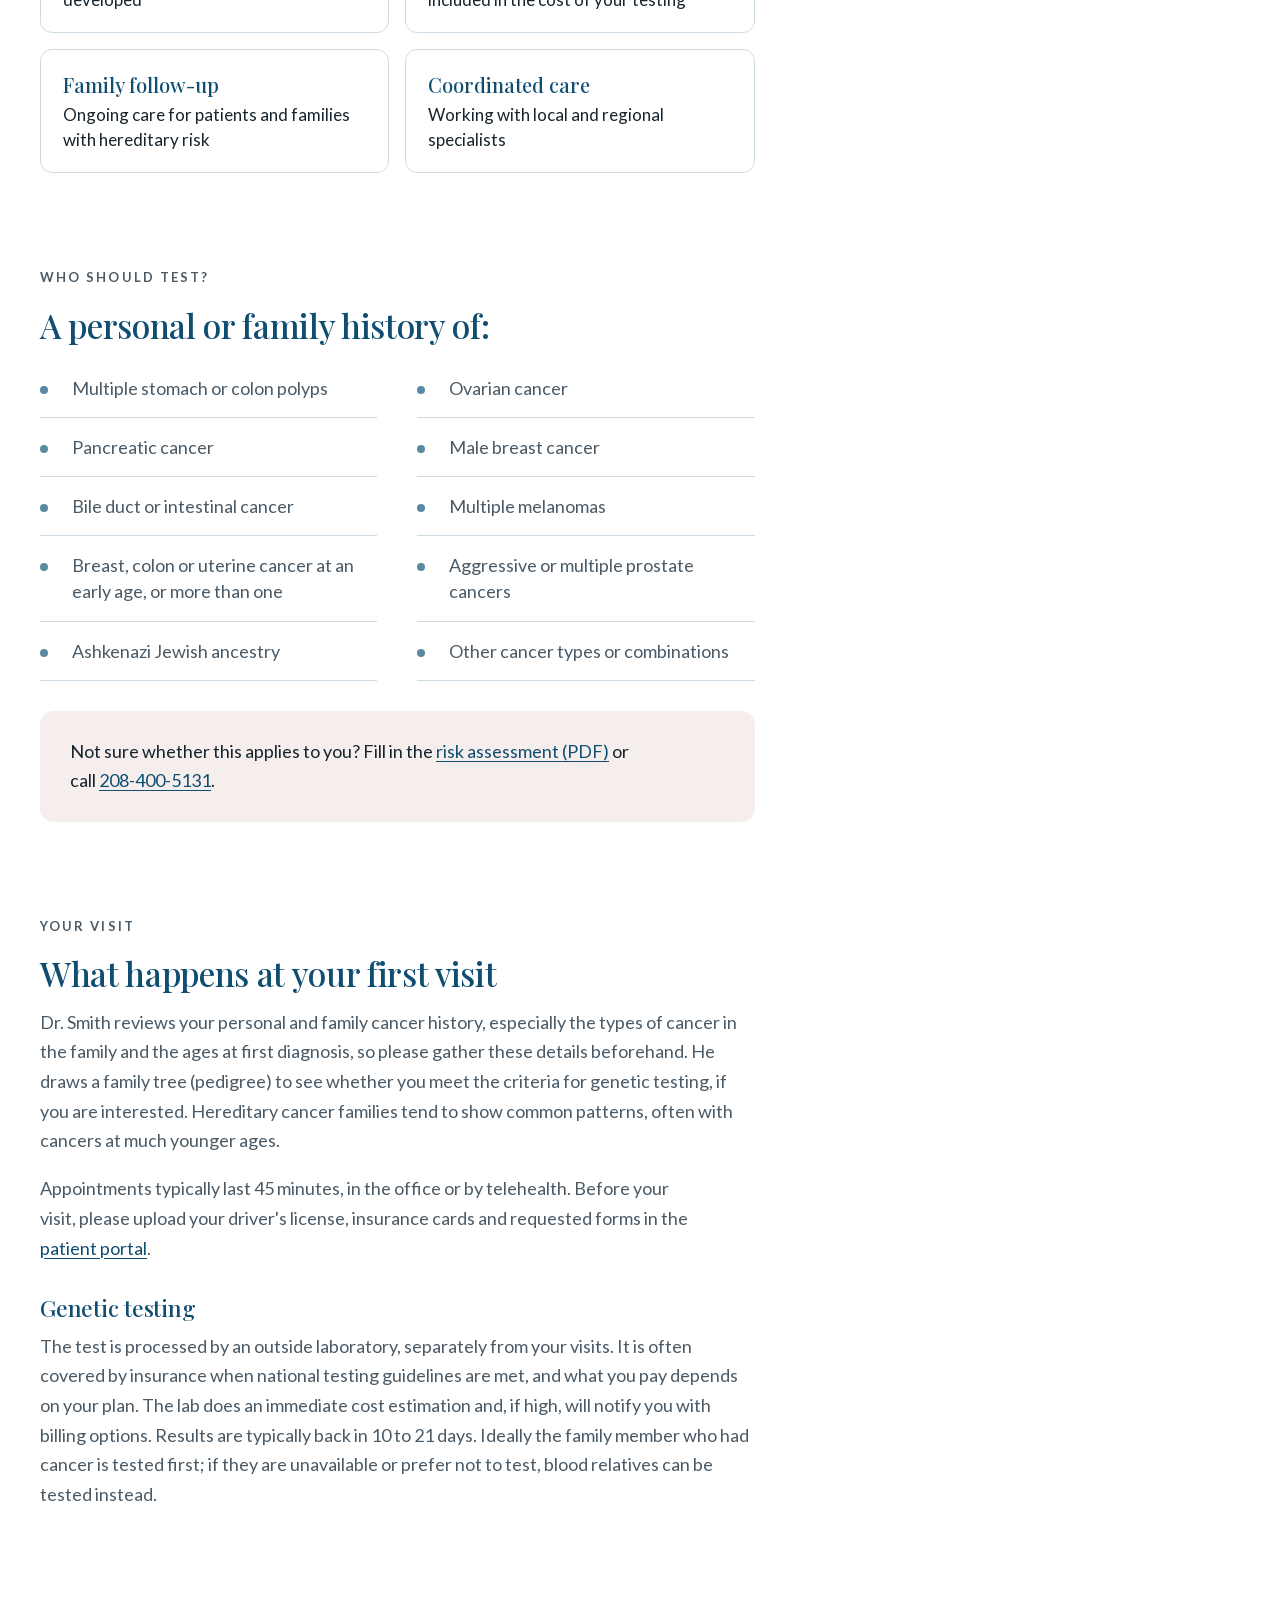
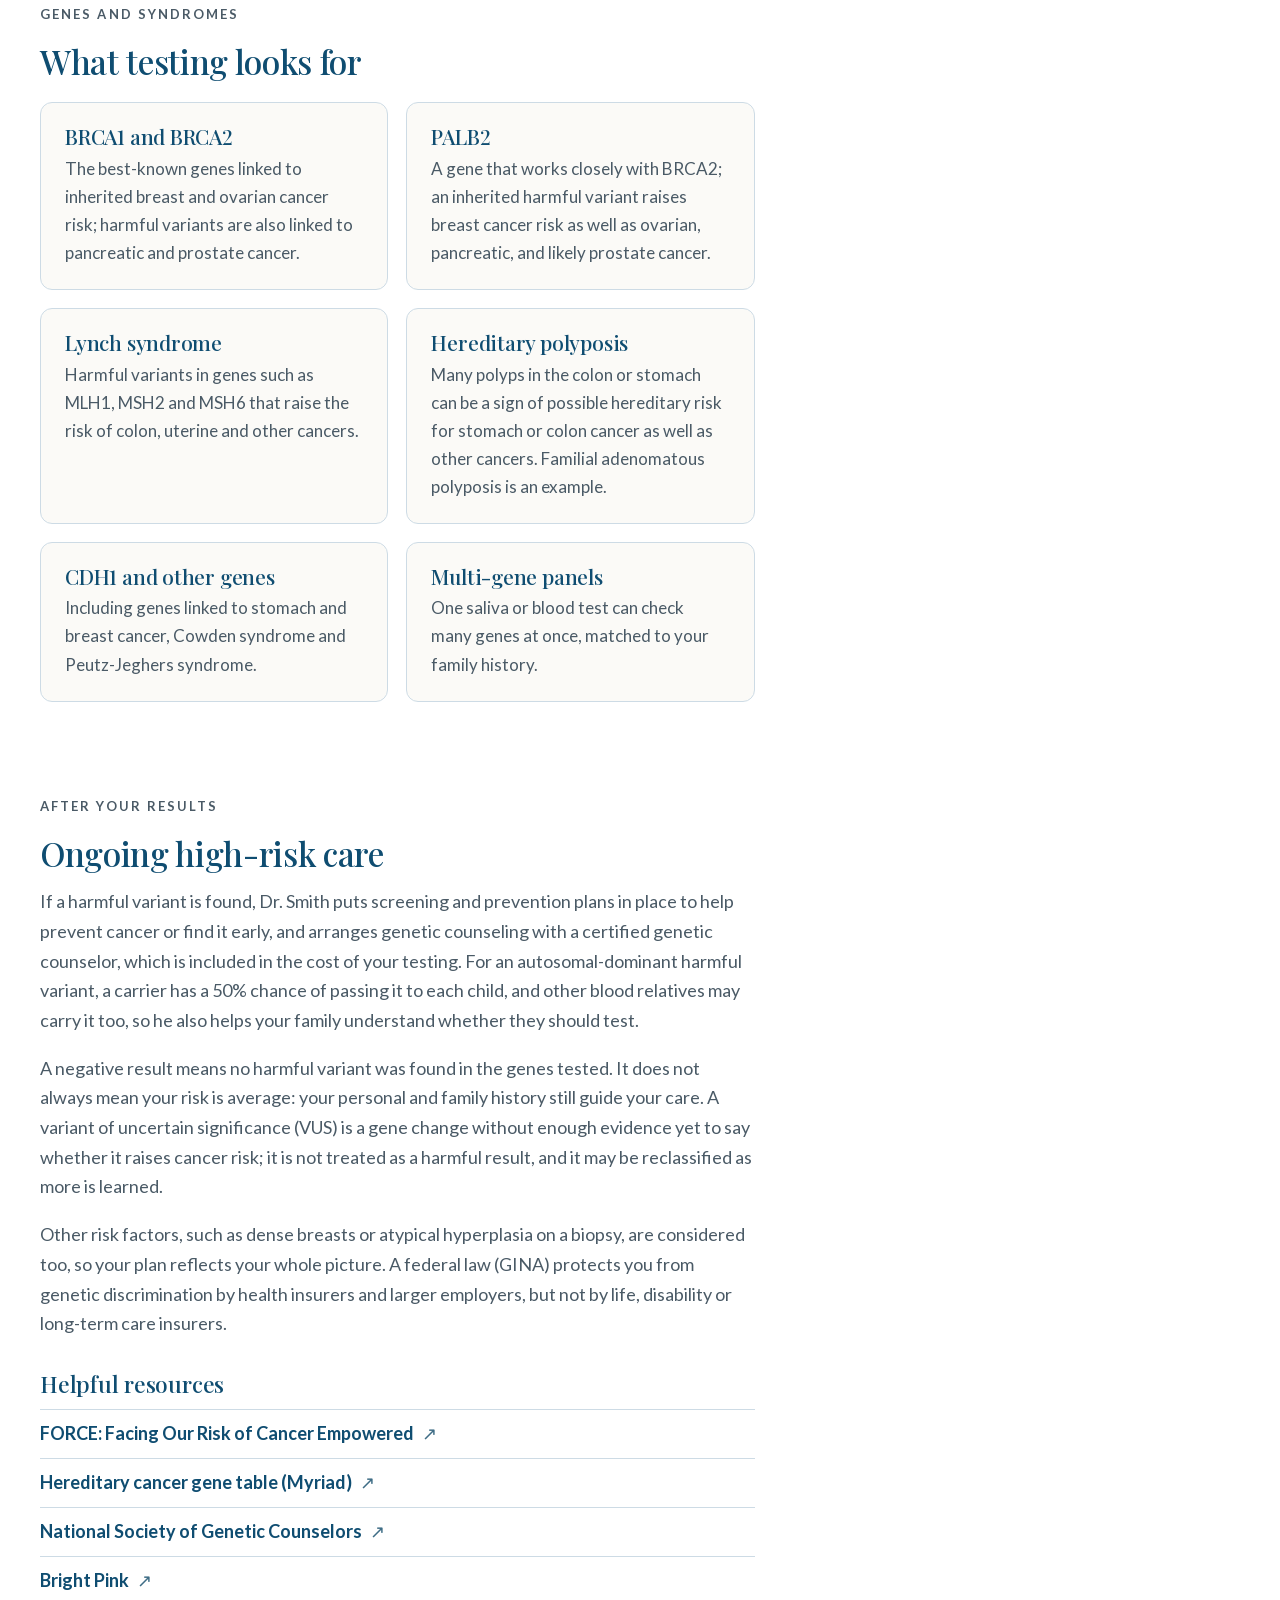
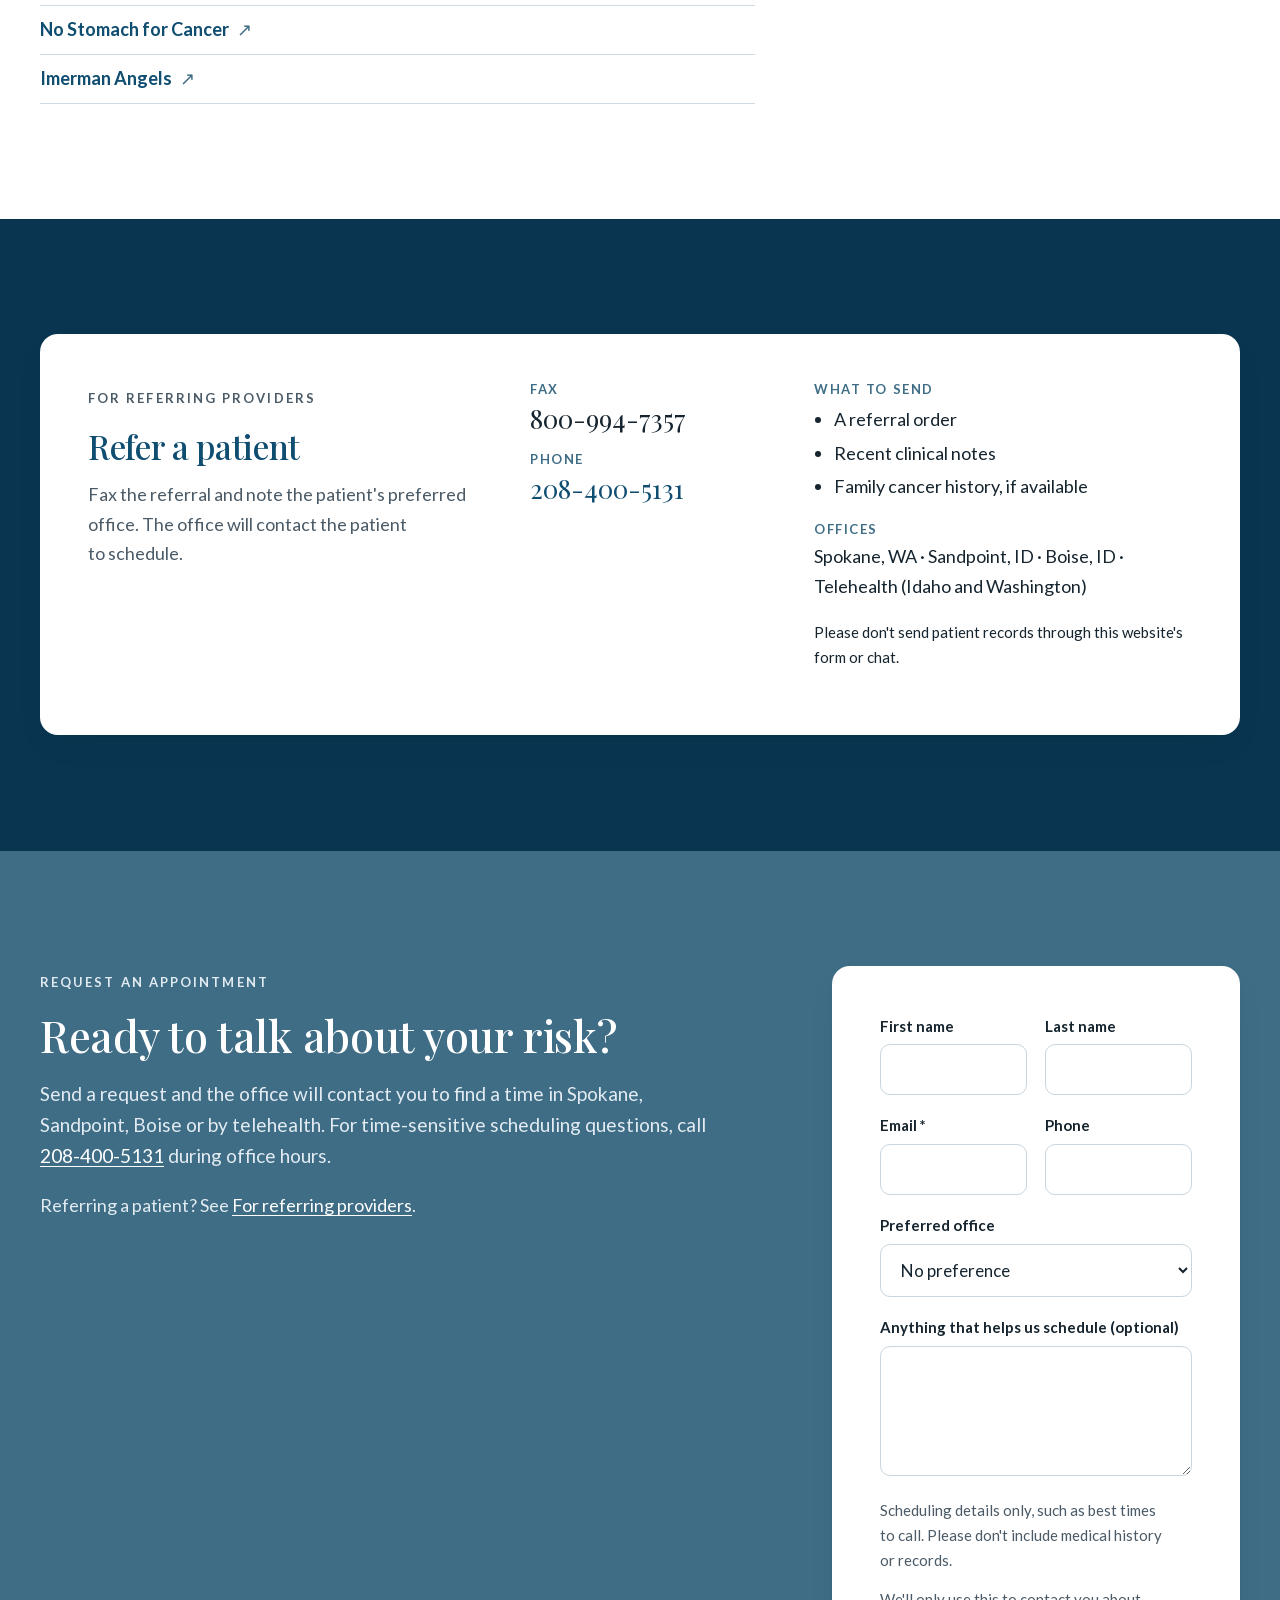
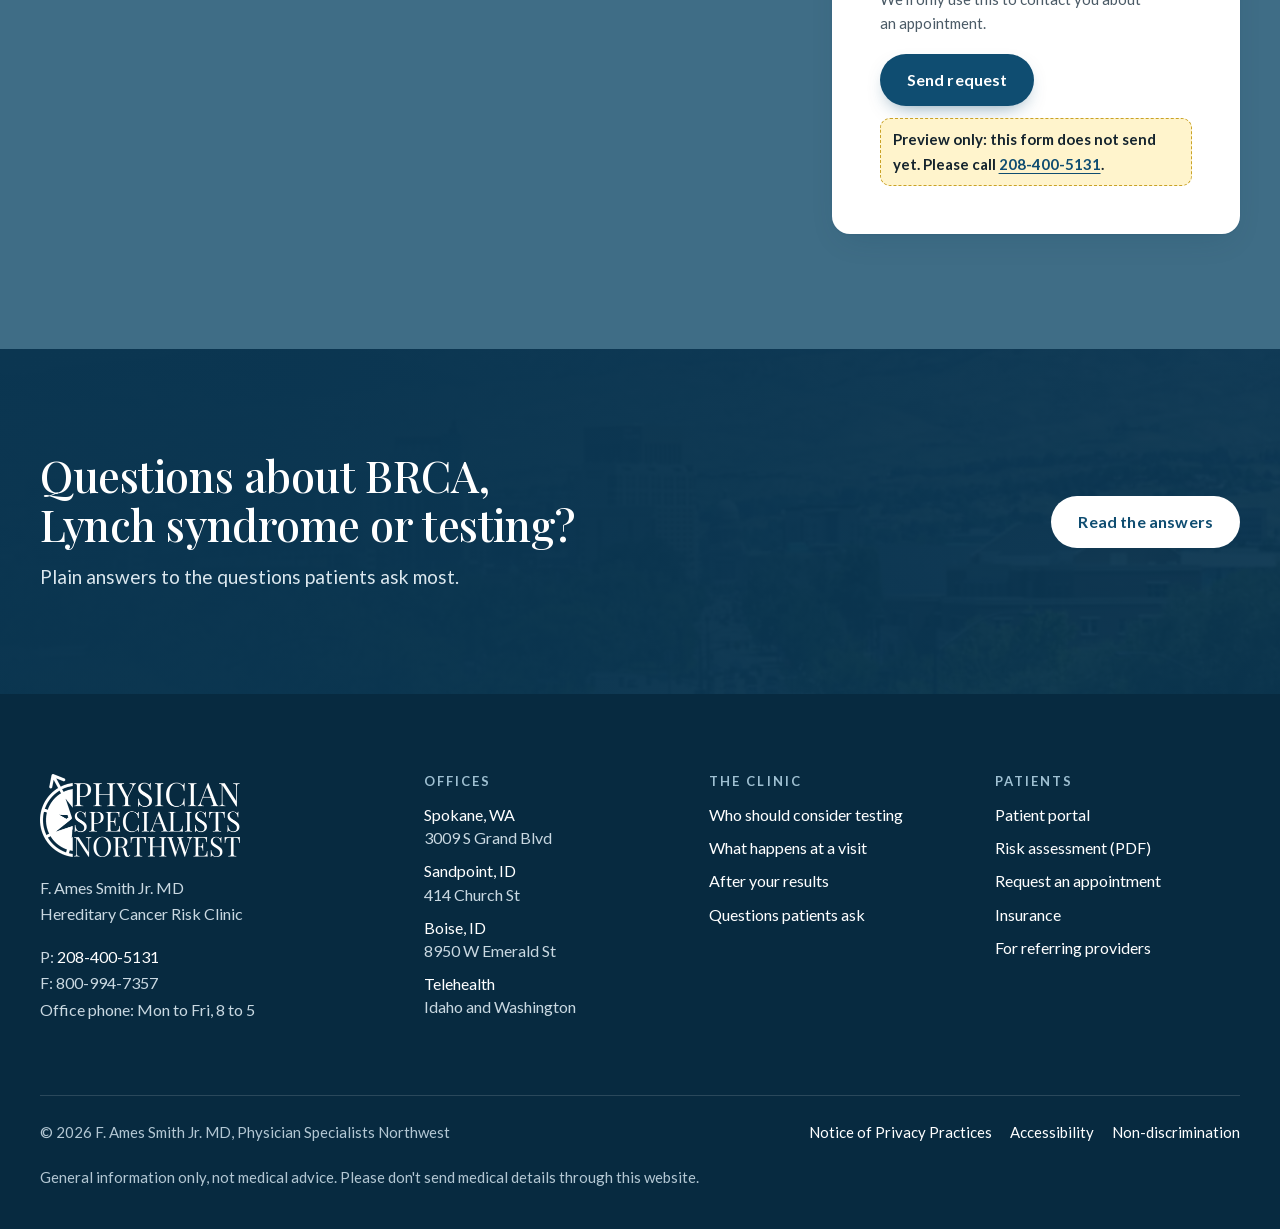
<file: psnw/clinic.html>
<!doctype html>
<html lang="en"><head>
<meta charset="utf-8"><meta name="viewport" content="width=device-width, initial-scale=1, viewport-fit=cover">
<title>Hereditary Cancer Risk Clinic: Genetic Testing, BRCA, PALB2 and Lynch Syndrome | Dr. F. Ames Smith</title>
<meta name="description" content="Counseling, genetic testing and ongoing care for inherited cancer risk (BRCA1, BRCA2, PALB2, Lynch syndrome, hereditary polyposis) in Spokane, Sandpoint and Boise, and by telehealth.">
<meta name="robots" content="noindex"><!-- MOCKUP: remove noindex at launch -->
<meta name="theme-color" content="#0f4d71">
<meta property="og:type" content="website"><meta property="og:site_name" content="Physician Specialists Northwest">
<meta property="og:title" content="Hereditary Cancer Risk Clinic: Genetic Testing, BRCA, PALB2 and Lynch Syndrome | Dr. F. Ames Smith"><meta property="og:description" content="Counseling, genetic testing and ongoing care for inherited cancer risk (BRCA1, BRCA2, PALB2, Lynch syndrome, hereditary polyposis) in Spokane, Sandpoint and Boise, and by telehealth.">
<meta property="og:url" content="https://goldwareos.github.io/goldware-previews/psnw/clinic.html"><meta property="og:image" content="https://goldwareos.github.io/goldware-previews/psnw/assets/img/share-1200x630.jpg">
<meta property="og:image:width" content="1200"><meta property="og:image:height" content="630"><meta property="og:image:alt" content="Hereditary Cancer Risk Clinic, Physician Specialists Northwest, with Dr. F. Ames Smith Jr.">
<meta name="twitter:card" content="summary_large_image"><meta name="twitter:title" content="Hereditary Cancer Risk Clinic: Genetic Testing, BRCA, PALB2 and Lynch Syndrome | Dr. F. Ames Smith"><meta name="twitter:description" content="Counseling, genetic testing and ongoing care for inherited cancer risk (BRCA1, BRCA2, PALB2, Lynch syndrome, hereditary polyposis) in Spokane, Sandpoint and Boise, and by telehealth."><meta name="twitter:image" content="https://goldwareos.github.io/goldware-previews/psnw/assets/img/share-1200x630.jpg">
<link rel="preload" href="assets/fonts/PlayfairDisplay-normal-400-700.woff2" as="font" type="font/woff2" crossorigin>
<link rel="preload" href="assets/fonts/Lato-normal-400.woff2" as="font" type="font/woff2" crossorigin>

<link rel="icon" href="assets/img/favicon.png" type="image/png">
<script>addEventListener('pagereveal',function(e){document.documentElement.dataset.vt=e.viewTransition?'1':'0'})</script>
<script type="speculationrules">{"prerender": [{"where": {"and": [{"selector_matches": "a[href$='.html'], a[href*='.html?'], a[href*='.html#']"}, {"not": {"selector_matches": "a[href^='http'], a[href^='tel:'], a[target]"}}]}, "eagerness": "moderate"}]}</script>
<link rel="stylesheet" href="assets/css/site.css?v=30b60d39">
<script type="application/ld+json">{"@context": "https://schema.org", "@graph": [{"@type": ["MedicalWebPage"], "@id": "https://physicianspecialistsnw.com/clinic#webpage", "url": "https://physicianspecialistsnw.com/clinic", "name": "Hereditary Cancer Risk Clinic: Genetic Testing, BRCA, PALB2 and Lynch Syndrome", "inLanguage": "en-US", "reviewedBy": {"@id": "https://physicianspecialistsnw.com/#dr-smith"}, "lastReviewed": "2026-11-23", "author": {"@id": "https://physicianspecialistsnw.com/#org"}, "publisher": {"@id": "https://physicianspecialistsnw.com/#org"}, "about": {"@type": "MedicalSpecialty", "name": "Genetic"}}, {"@type": "Physician", "@id": "https://physicianspecialistsnw.com/#dr-smith", "name": "F. Ames Smith Jr., MD", "medicalSpecialty": ["Genetic", "Oncologic"], "telephone": "+1-208-400-5131", "url": "https://physicianspecialistsnw.com/about", "image": "https://physicianspecialistsnw.com/assets/img/dr-smith-700.webp", "alumniOf": [{"@type": "CollegeOrUniversity", "name": "University of Texas Medical Branch at Galveston"}, {"@type": "CollegeOrUniversity", "name": "Baylor College of Medicine"}], "sameAs": ["https://www.healthgrades.com/physician/dr-floyd-smith-yjs8w", "https://doximity.com/pub/floyd-smith-md-17cbc64e", "https://linkedin.com/in/f-ames-smith-jr-md-5452a832", "https://independentdocsid.com/f-ames-smith-jr-md"], "hasCredential": [{"@type": "EducationalOccupationalCredential", "credentialCategory": "degree", "name": "Doctor of Medicine (MD)", "recognizedBy": {"@type": "CollegeOrUniversity", "name": "University of Texas Medical Branch at Galveston"}}, {"@type": "EducationalOccupationalCredential", "credentialCategory": "Board certification", "name": "Board certified, American Board of Surgery", "recognizedBy": {"@type": "Organization", "name": "American Board of Surgery"}}], "worksFor": {"@id": "https://physicianspecialistsnw.com/#org"}}, {"@type": "MedicalOrganization", "@id": "https://physicianspecialistsnw.com/#org", "name": "Physician Specialists Northwest", "url": "https://physicianspecialistsnw.com/", "logo": "https://assets.cdn.filesafe.space/t2vMjWB3c8cz5rl9CGtm/media/6ad335c3cd7225ed37a53813.webp", "telephone": "+1-208-400-5131", "faxNumber": "+1-800-994-7357"}]}</script>
</head><body>
<a class="skip" href="#main">Skip to content</a>
<aside class="mock-strip" aria-label="Preview notice">Preview mockup: not the live site</aside>
<header class="site-top"><div class="site-header"><div class="wrap">
<a class="brand" href="index.html"><img src="assets/img/logo-navy-400.webp" width="400" height="166" alt=""><span class="lockup"><img class="mini-mark" src="assets/img/mark-96.webp" width="28" height="28" alt=""><b>Hereditary Cancer Risk Clinic</b><span>F. Ames Smith Jr. MD</span></span></a>
<div class="header-cta"><a class="btn btn-outline" href="tel:+12084005131"><svg class="" viewBox="0 0 24 24" fill="none" stroke="currentColor" stroke-width="1.7" stroke-linecap="round" stroke-linejoin="round" aria-hidden="true"><path d="M5 4h3l2 5-2.5 1.5a11 11 0 0 0 6 6L15 14l5 2v3a2 2 0 0 1-2 2A16 16 0 0 1 3 6a2 2 0 0 1 2-2"/></svg>208-400-5131</a><a class="btn btn-primary" href="request.html">Request an appointment</a></div>
<button class="menu-toggle" type="button" aria-expanded="false" aria-controls="mobile-nav"><svg class="i-open" viewBox="0 0 24 24" fill="none" stroke="currentColor" stroke-width="1.7" stroke-linecap="round" stroke-linejoin="round" aria-hidden="true"><path d="M4 7h16M4 12h16M4 17h16"/></svg><svg class="i-close" viewBox="0 0 24 24" fill="none" stroke="currentColor" stroke-width="1.7" stroke-linecap="round" stroke-linejoin="round" aria-hidden="true"><path d="M6 6l12 12M18 6 6 18"/></svg><span class="label">Menu</span></button>
</div>
<div class="nav-row"><div class="wrap"><nav class="nav" aria-label="Main"><ul><li><a href="clinic.html" aria-current="page">Clinic &amp; Genetic Testing</a></li><li><a href="clinic.html#who">Who Should Test</a></li><li><a href="locations.html">Locations</a></li><li><a href="about.html">About Dr. Smith</a></li><li><a href="faq.html">Questions</a></li></ul></nav>
<p class="nav-meta">Office phone: Mon to Fri, 8 to 5<span class="sep">|</span><a href="https://pp-wfe-999.advancedmd.com/157589/account/logon">Patient portal</a></p><a class="btn btn-primary nav-cta" href="request.html">Request an appointment</a></div></div>
</div></header>
<div class="mobile-nav" id="mobile-nav"><ul><li><a href="index.html">Home</a></li><li><a href="clinic.html">Clinic &amp; Genetic Testing</a></li><li><a href="clinic.html#who">Who Should Test</a></li><li><a href="locations.html">Locations</a></li><li><a href="about.html">About Dr. Smith</a></li><li><a href="faq.html">Questions</a></li></ul>
<a class="btn btn-primary" href="request.html">Request an appointment</a><a class="btn btn-outline" href="tel:+12084005131"><svg class="" viewBox="0 0 24 24" fill="none" stroke="currentColor" stroke-width="1.7" stroke-linecap="round" stroke-linejoin="round" aria-hidden="true"><path d="M5 4h3l2 5-2.5 1.5a11 11 0 0 0 6 6L15 14l5 2v3a2 2 0 0 1-2 2A16 16 0 0 1 3 6a2 2 0 0 1 2-2"/></svg>Call 208-400-5131</a>
<p style="margin-top:22px;color:var(--muted);font-size:15px">Office phone: Mon to Fri, 8 to 5. <a href="https://pp-wfe-999.advancedmd.com/157589/account/logon">Patient portal</a></p></div>
<main id="main">
<section class="page-hero has-aside"><div class="wrap"><div class="ph-text">
  <p class="crumbs"><a href="index.html">Home</a> / Hereditary Cancer Risk Clinic</p><p class="eyebrow">Genetic counseling, testing and high-risk care</p>
  <h1>Hereditary Cancer Risk Clinic</h1><p class="lede">The clinic identifies and manages men and women who may have a much higher chance of certain cancers because of an inherited gene change, then supports them and their families with counseling, testing and follow-up.</p><ol class="ph-steps"><li><b>1</b><span><strong>Before you test</strong>Your history, family tree and options</span></li><li><b>2</b><span><strong>Testing, if you choose</strong>A saliva or blood test</span></li><li><b>3</b><span><strong>Your results and plan</strong>Screening, prevention and family follow-up</span></li></ol>
  <div class="hero-actions"><a class="btn btn-primary" href="request.html">Request an appointment</a><a class="btn btn-outline" href="tel:+12084005131"><svg class="" viewBox="0 0 24 24" fill="none" stroke="currentColor" stroke-width="1.7" stroke-linecap="round" stroke-linejoin="round" aria-hidden="true"><path d="M5 4h3l2 5-2.5 1.5a11 11 0 0 0 6 6L15 14l5 2v3a2 2 0 0 1-2 2A16 16 0 0 1 3 6a2 2 0 0 1 2-2"/></svg>Call 208-400-5131</a></div>
  <p class="reviewed">Medically reviewed by <a href="about.html">F. Ames Smith Jr. MD</a> <span class="nowrap">&middot; November 2026</span></p></div><figure class="ph-visual ped-card" aria-label="Illustration: a family tree (pedigree)">
<svg viewBox="0 0 360 250" role="img" aria-labelledby="ped-t"><title id="ped-t">Illustration of a three-generation family tree, with some relatives affected by cancer</title>
<g stroke="#9fb9c8" stroke-width="2" fill="none"><path d="M88 46h64M120 46v40M60 86h200M60 86v28M180 86v28M260 86v28M60 114M150 156h60M180 156v34M150 190h60M150 190v14M210 190v14"/><path d="M228 46h64M260 46v40"/></g>
<g stroke="#0f4d71" stroke-width="2.4">
<rect x="68" y="30" width="32" height="32" rx="3" fill="#fff"/><circle cx="152" cy="46" r="16" fill="#0f4d71"/>
<rect x="212" y="30" width="32" height="32" rx="3" fill="#fff"/><circle cx="292" cy="46" r="16" fill="#fff"/>
<circle cx="60" cy="130" r="16" fill="#0f4d71"/><rect x="134" y="114" width="32" height="32" rx="3" fill="#fff"/><circle cx="210" cy="130" r="16" fill="#fff"/>
<rect x="244" y="114" width="32" height="32" rx="3" fill="#fff"/>
<circle cx="150" cy="214" r="15" fill="#a67c74" stroke="#a67c74"/><rect x="195" y="199" width="30" height="30" rx="3" fill="#fff"/>
</g>
<circle cx="210" cy="130" r="5" fill="#a67c74"/><path d="M118 222l18-6" stroke="#a67c74" stroke-width="2.4"/><path d="M118 222l7 1-2-7z" fill="#a67c74"/>
</svg>
<figcaption><span><i class="lg lg-a"></i>Had cancer</span><span><i class="lg lg-c"></i>Carries a variant</span><span><i class="lg lg-p"></i>You</span></figcaption>
<p class="ph-cap">At your first visit, Dr. Smith draws a family tree like this to look for inherited patterns.</p></figure></div></section>

<section class="section"><div class="wrap split">
  <div class="prose">
    <section class="reveal" id="services"><p class="eyebrow">What the clinic does</p><h2>Counseling, testing and a plan</h2>
      <p>About 5 to 10% of cancers are directly related to an inherited harmful gene change from either side of the family. These include breast, ovarian, uterine, colon, pancreatic, skin (including melanoma) and prostate cancers, among others. Finding that change lets you take active steps to reduce risk or find cancer earlier.</p>
      <ul class="services">
        <li><b>Pre-test counseling</b>Your options and the reasons for testing, before you decide</li>
        <li><b>Genetic testing</b>Offered to patients who wish to test, with a saliva or blood sample</li>
        <li><b>Post-test counseling</b>Your results explained and a care plan developed</li>
        <li><b>Genetic counseling</b>With a certified genetic counselor, included in the cost of your testing</li>
        <li><b>Family follow-up</b>Ongoing care for patients and families with hereditary risk</li>
        <li><b>Coordinated care</b>Working with local and regional specialists</li>
      </ul></section>

    <section class="reveal" id="who"><p class="eyebrow">Who should test?</p><h2>A personal or family history of:</h2>
      <ul class="checklist"><li><span class="dot" aria-hidden="true"></span><span>Multiple stomach or colon polyps</span></li><li><span class="dot" aria-hidden="true"></span><span>Ovarian cancer</span></li><li><span class="dot" aria-hidden="true"></span><span>Pancreatic cancer</span></li><li><span class="dot" aria-hidden="true"></span><span>Male breast cancer</span></li><li><span class="dot" aria-hidden="true"></span><span>Bile duct or intestinal cancer</span></li><li><span class="dot" aria-hidden="true"></span><span>Multiple melanomas</span></li><li><span class="dot" aria-hidden="true"></span><span>Breast, colon or uterine cancer at an early age, or more than one</span></li><li><span class="dot" aria-hidden="true"></span><span>Aggressive or multiple prostate cancers</span></li><li><span class="dot" aria-hidden="true"></span><span>Ashkenazi Jewish ancestry</span></li><li><span class="dot" aria-hidden="true"></span><span>Other cancer types or combinations</span></li></ul>
      <div class="callout"><p>Not sure whether this applies to you? Fill in the <a href="https://assets.cdn.filesafe.space/t2vMjWB3c8cz5rl9CGtm/media/6a6a5ecaeb781ab262b38d50.pdf">risk assessment (PDF)</a> or call <a href="tel:+12084005131">208-400-5131</a>.</p></div></section>

    <section class="reveal" id="visit"><p class="eyebrow">Your visit</p><h2>What happens at your first visit</h2>
      <p>Dr. Smith reviews your personal and family cancer history, especially the types of cancer in the family and the ages at first diagnosis, so please gather these details beforehand. He draws a family tree (pedigree) to see whether you meet the criteria for genetic testing, if you are interested. Hereditary cancer families tend to show common patterns, often with cancers at much younger ages.</p>
      <p>Appointments typically last 45 minutes, in the office or by telehealth. Before your visit, please upload your driver's license, insurance cards and requested forms in the <a href="https://pp-wfe-999.advancedmd.com/157589/account/logon">patient portal</a>.</p>
      <h3>Genetic testing</h3>
      <p>The test is processed by an outside laboratory, separately from your visits. It is often covered by insurance when national testing guidelines are met, and what you pay depends on your plan. The lab does an immediate cost estimation and, if high, will notify you with billing options. Results are typically back in 10 to 21 days. Ideally the family member who had cancer is tested first; if they are unavailable or prefer not to test, blood relatives can be tested instead.</p></section>

    <section class="reveal" id="genes"><p class="eyebrow">Genes and syndromes</p><h2>What testing looks for </h2>
      <div class="genes"><div class="gene"><h3>BRCA1 and BRCA2</h3><p>The best-known genes linked to inherited breast and ovarian cancer risk; harmful variants are also linked to pancreatic and prostate cancer.</p></div><div class="gene"><h3>PALB2</h3><p>A gene that works closely with BRCA2; an inherited harmful variant raises breast cancer risk as well as ovarian, pancreatic, and likely prostate cancer.</p></div><div class="gene"><h3>Lynch syndrome</h3><p>Harmful variants in genes such as MLH1, MSH2 and MSH6 that raise the risk of colon, uterine and other cancers.</p></div><div class="gene"><h3>Hereditary polyposis</h3><p>Many polyps in the colon or stomach can be a sign of possible hereditary risk for stomach or colon cancer as well as other cancers. Familial adenomatous polyposis is an example.</p></div><div class="gene"><h3>CDH1 and other genes</h3><p>Including genes linked to stomach and breast cancer, Cowden syndrome and Peutz-Jeghers syndrome.</p></div><div class="gene"><h3>Multi-gene panels</h3><p>One saliva or blood test can check many genes at once, matched to your family history.</p></div></div></section>

    <section class="reveal" id="after"><p class="eyebrow">After your results</p><h2>Ongoing high-risk care</h2>
      <p>If a harmful variant is found, Dr. Smith puts screening and prevention plans in place to help prevent cancer or find it early, and arranges genetic counseling with a certified genetic counselor, which is included in the cost of your testing. For an autosomal-dominant harmful variant, a carrier has a 50% chance of passing it to each child, and other blood relatives may carry it too, so he also helps your family understand whether they should test.</p>
      <p>A negative result means no harmful variant was found in the genes tested. It does not always mean your risk is average: your personal and family history still guide your care. A variant of uncertain significance (VUS) is a gene change without enough evidence yet to say whether it raises cancer risk; it is not treated as a harmful result, and it may be reclassified as more is learned. </p>
      <p>Other risk factors, such as dense breasts or atypical hyperplasia on a biopsy, are considered too, so your plan reflects your whole picture. A federal law (GINA) protects you from genetic discrimination by health insurers and larger employers, but not by life, disability or long-term care insurers. </p>
      <h3>Helpful resources</h3>
      <ul class="resources"><li><a href="https://www.facingourrisk.org/">FORCE: Facing Our Risk of Cancer Empowered</a></li><li><a href="https://myriad.com/gene-table/">Hereditary cancer gene table (Myriad)</a></li><li><a href="https://www.nsgc.org/">National Society of Genetic Counselors</a></li><li><a href="https://www.brightpink.org/">Bright Pink</a></li><li><a href="https://nostomachforcancer.org/">No Stomach for Cancer</a></li><li><a href="https://imermanangels.org/">Imerman Angels</a></li></ul></section>
  </div>
  <aside class="sticky-card reveal d1" aria-label="Book a visit"><h3>Book a visit</h3>
    <ul><li>About 45 minutes</li><li>Office or telehealth</li><li>Bring your family cancer history</li><li>In network for visits, including Medicare</li></ul>
    <a class="btn btn-primary" href="request.html">Request an appointment</a><a class="btn btn-outline" href="tel:+12084005131"><svg class="" viewBox="0 0 24 24" fill="none" stroke="currentColor" stroke-width="1.7" stroke-linecap="round" stroke-linejoin="round" aria-hidden="true"><path d="M5 4h3l2 5-2.5 1.5a11 11 0 0 0 6 6L15 14l5 2v3a2 2 0 0 1-2 2A16 16 0 0 1 3 6a2 2 0 0 1 2-2"/></svg>208-400-5131</a>
    <p class="form-note">Offices in <a href="locations.html#spokane">Spokane</a>, <a href="locations.html#sandpoint">Sandpoint</a> and <a href="locations.html#boise">Boise</a>.</p></aside>
</div></section>
<section class="section band-navy"><div class="wrap"><section class="referral reveal" id="referrals" aria-labelledby="ref-h"><div class="ref-head"><p class="eyebrow">For referring providers</p><h2 id="ref-h">Refer a patient</h2>
  <p>Fax the referral and note the patient's preferred office. The office will contact the patient to schedule.</p></div>
  <div class="ref-grid"><div><h3>Fax</h3><p class="ref-big"><span class="nowrap">800-994-7357</span></p><h3>Phone</h3><p class="ref-big"><a href="tel:+12084005131">208-400-5131</a></p></div>
  <div><h3>What to send </h3><ul class="ref-list"><li>A referral order</li><li>Recent clinical notes</li><li>Family cancer history, if available</li></ul><h3>Offices</h3><p>Spokane, WA · Sandpoint, ID · Boise, ID · Telehealth (Idaho and Washington)</p><p class="form-note">Please don't send patient records through this website's form or chat.</p></div></div></section></div></section>
<section class="section band-sky" id="request"><div class="wrap split">
  <div class="reveal"><p class="eyebrow">Request an appointment</p><h2>Ready to talk about your risk?</h2>
    <p class="lede">Send a request and the office will contact you to find a time in Spokane, Sandpoint, Boise or by telehealth. For time-sensitive scheduling questions, call <a href="tel:+12084005131">208-400-5131</a> during office hours.</p>
    <p>Referring a patient? See <a href="#referrals">For referring providers</a>.</p></div>
  <form class="form-card reveal d1" data-mock="1" novalidate aria-label="Request an appointment"><!-- LAUNCH: post to his HighLevel form endpoint (same as the live site) -->
    <div class="form-grid">
      <div><label for="fn">First name</label><input id="fn" name="firstName" autocomplete="given-name"></div>
      <div><label for="ln">Last name</label><input id="ln" name="lastName" autocomplete="family-name"></div>
      <div><label for="em">Email <span aria-hidden="true">*</span></label><input id="em" name="email" type="email" autocomplete="email" required></div>
      <div><label for="ph">Phone</label><input id="ph" name="phone" type="tel" autocomplete="tel"></div>
      <div class="full"><label for="of">Preferred office</label><select id="of" name="office"><option value="spokane">Spokane, WA</option><option value="sandpoint">Sandpoint, ID</option><option value="boise">Boise, ID</option><option value="telehealth">Telehealth (Idaho or Washington)</option><option value="any" selected>No preference</option></select></div>
      <div class="full"><label for="ms">Anything that helps us schedule (optional)</label><textarea id="ms" name="message" aria-describedby="ms-hint"></textarea><p class="form-note" id="ms-hint">Scheduling details only, such as best times to call. Please don't include medical history or records.</p></div>
      <div class="hp" aria-hidden="true"><label for="ws">Website</label><input id="ws" name="website" tabindex="-1" autocomplete="off"></div>
    </div>
    <p class="form-note">We'll only use this to contact you about an appointment.</p>
    <div class="submit-row"><button class="btn btn-primary" type="submit">Send request</button><p class="preview-note">Preview only: this form does not send yet. Please call <a href="tel:+12084005131">208-400-5131</a>.</p></div>
    <p class="form-status" role="status" aria-live="polite"></p>
  </form>
</div></section>
<section class="cta-band"><div class="wrap"><div><h2>Questions about BRCA, Lynch syndrome or testing?</h2><p>Plain answers to the questions patients ask most.</p></div>
<div class="actions"><a class="btn btn-light" href="faq.html">Read the answers</a></div></div></section>

</main>
<footer class="site-footer"><div class="wrap"><div class="cols">
<div><img src="assets/img/logo-white-400.webp" width="400" height="166" alt="Physician Specialists Northwest" loading="lazy">
<p>F. Ames Smith Jr. MD<br>Hereditary Cancer Risk Clinic</p><p>P: <a href="tel:+12084005131">208-400-5131</a><br>F: <span class="nowrap">800-994-7357</span><br>Office phone: Mon to Fri, 8 to 5</p></div>
<div><h3>Offices</h3><ul><li><a href="locations.html#spokane">Spokane, WA</a><br>3009 S Grand Blvd</li><li><a href="locations.html#sandpoint">Sandpoint, ID</a><br>414 Church St</li><li><a href="locations.html#boise">Boise, ID</a><br>8950 W Emerald St</li><li><a href="locations.html#telehealth">Telehealth</a><br>Idaho and Washington</li></ul></div>
<div><h3>The clinic</h3><ul><li><a href="clinic.html#who">Who should consider testing</a></li><li><a href="clinic.html#visit">What happens at a visit</a></li><li><a href="clinic.html#after">After your results</a></li><li><a href="faq.html">Questions patients ask</a></li></ul></div>
<div><h3>Patients</h3><ul><li><a href="https://pp-wfe-999.advancedmd.com/157589/account/logon">Patient portal</a></li><li><a href="https://assets.cdn.filesafe.space/t2vMjWB3c8cz5rl9CGtm/media/6a6a5ecaeb781ab262b38d50.pdf">Risk assessment (PDF)</a></li><li><a href="request.html">Request an appointment</a></li><li><a href="faq.html#insurance">Insurance</a></li><li><a href="clinic.html#referrals">For referring providers</a></li></ul></div>
</div><div class="legal"><span>&copy; 2026 F. Ames Smith Jr. MD, Physician Specialists Northwest</span><span class="legal-links"><a href="legal.html#privacy">Notice of Privacy Practices</a><a href="legal.html#accessibility">Accessibility</a><a href="legal.html#nondiscrimination">Non-discrimination</a></span><span>General information only, not medical advice. Please don't send medical details through this website.</span></div></div></footer>
<nav class="action-bar" aria-label="Quick actions"><a class="btn btn-outline" href="tel:+12084005131"><svg class="" viewBox="0 0 24 24" fill="none" stroke="currentColor" stroke-width="1.7" stroke-linecap="round" stroke-linejoin="round" aria-hidden="true"><path d="M5 4h3l2 5-2.5 1.5a11 11 0 0 0 6 6L15 14l5 2v3a2 2 0 0 1-2 2A16 16 0 0 1 3 6a2 2 0 0 1 2-2"/></svg>Call</a><a class="btn btn-primary" href="request.html">Request an appointment</a></nav>
<script src="assets/js/site.js?v=d247cc7e" defer></script>
</body></html>
</file>
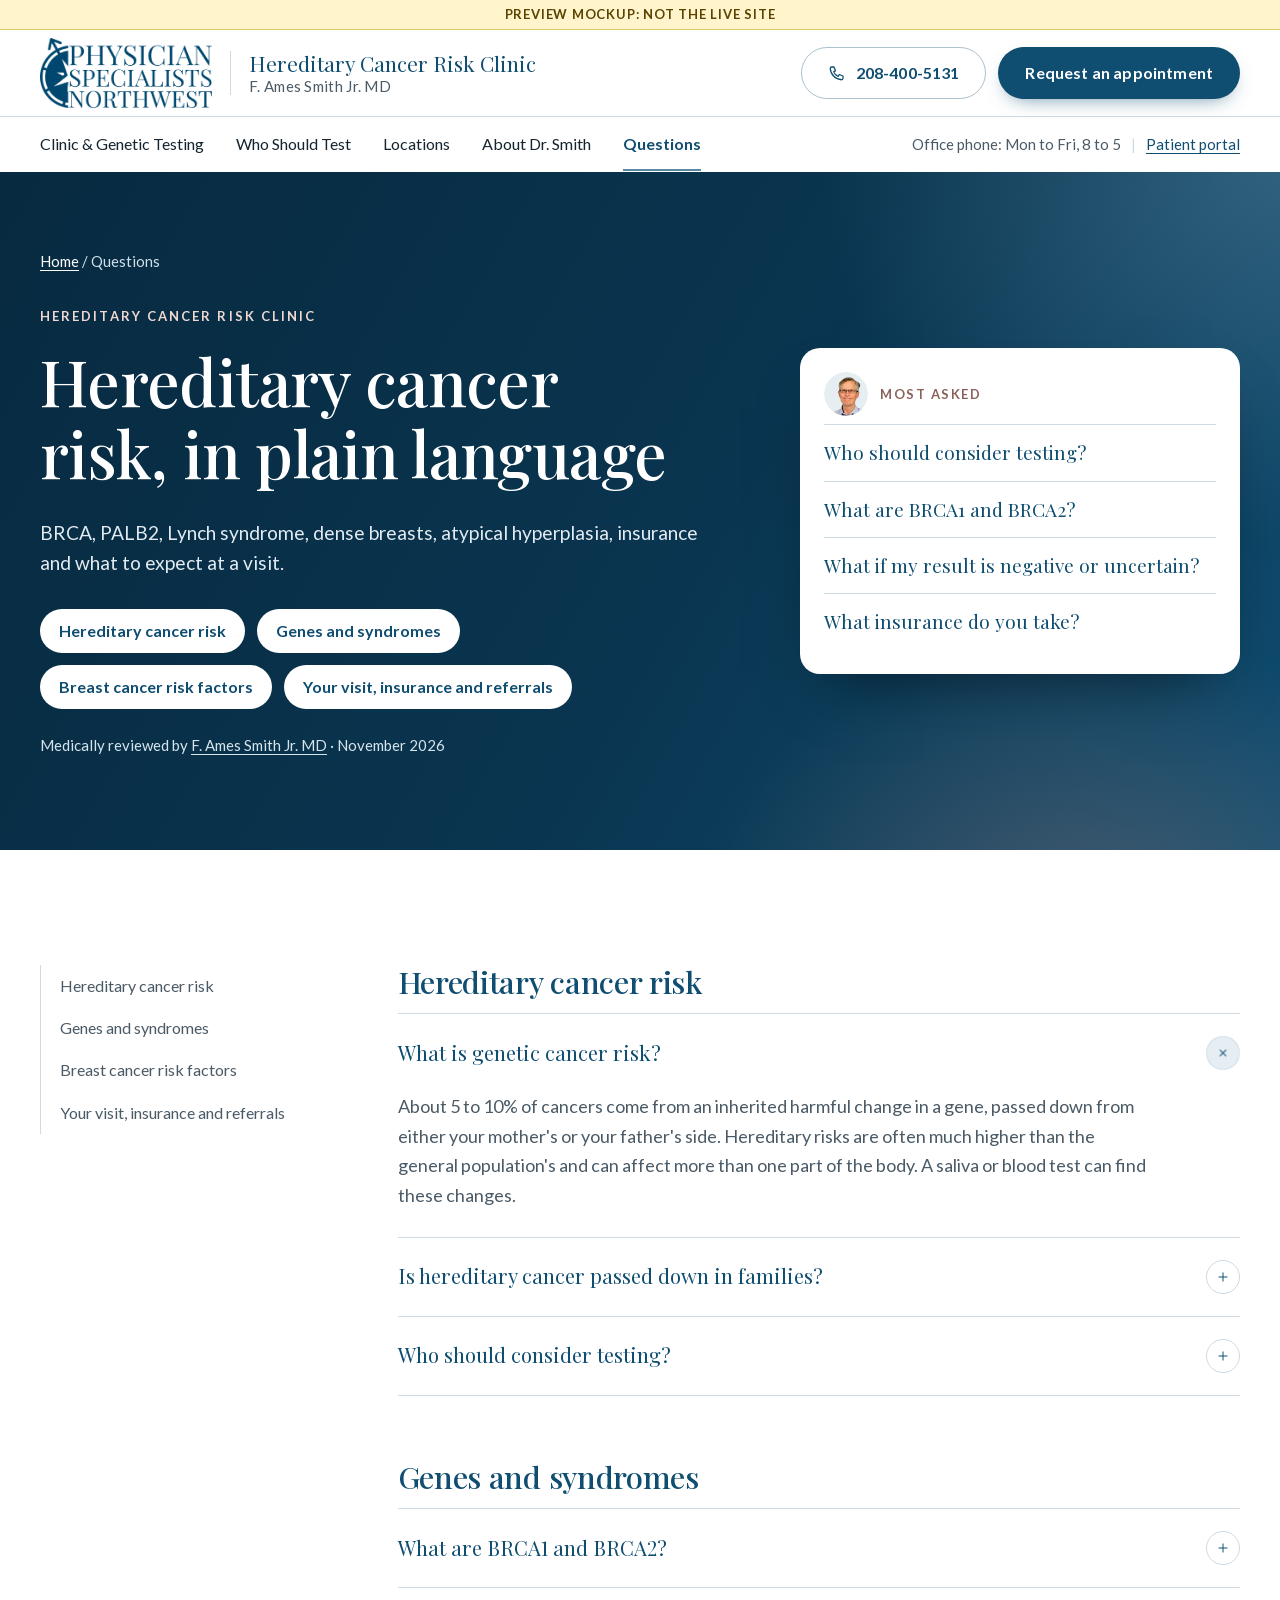
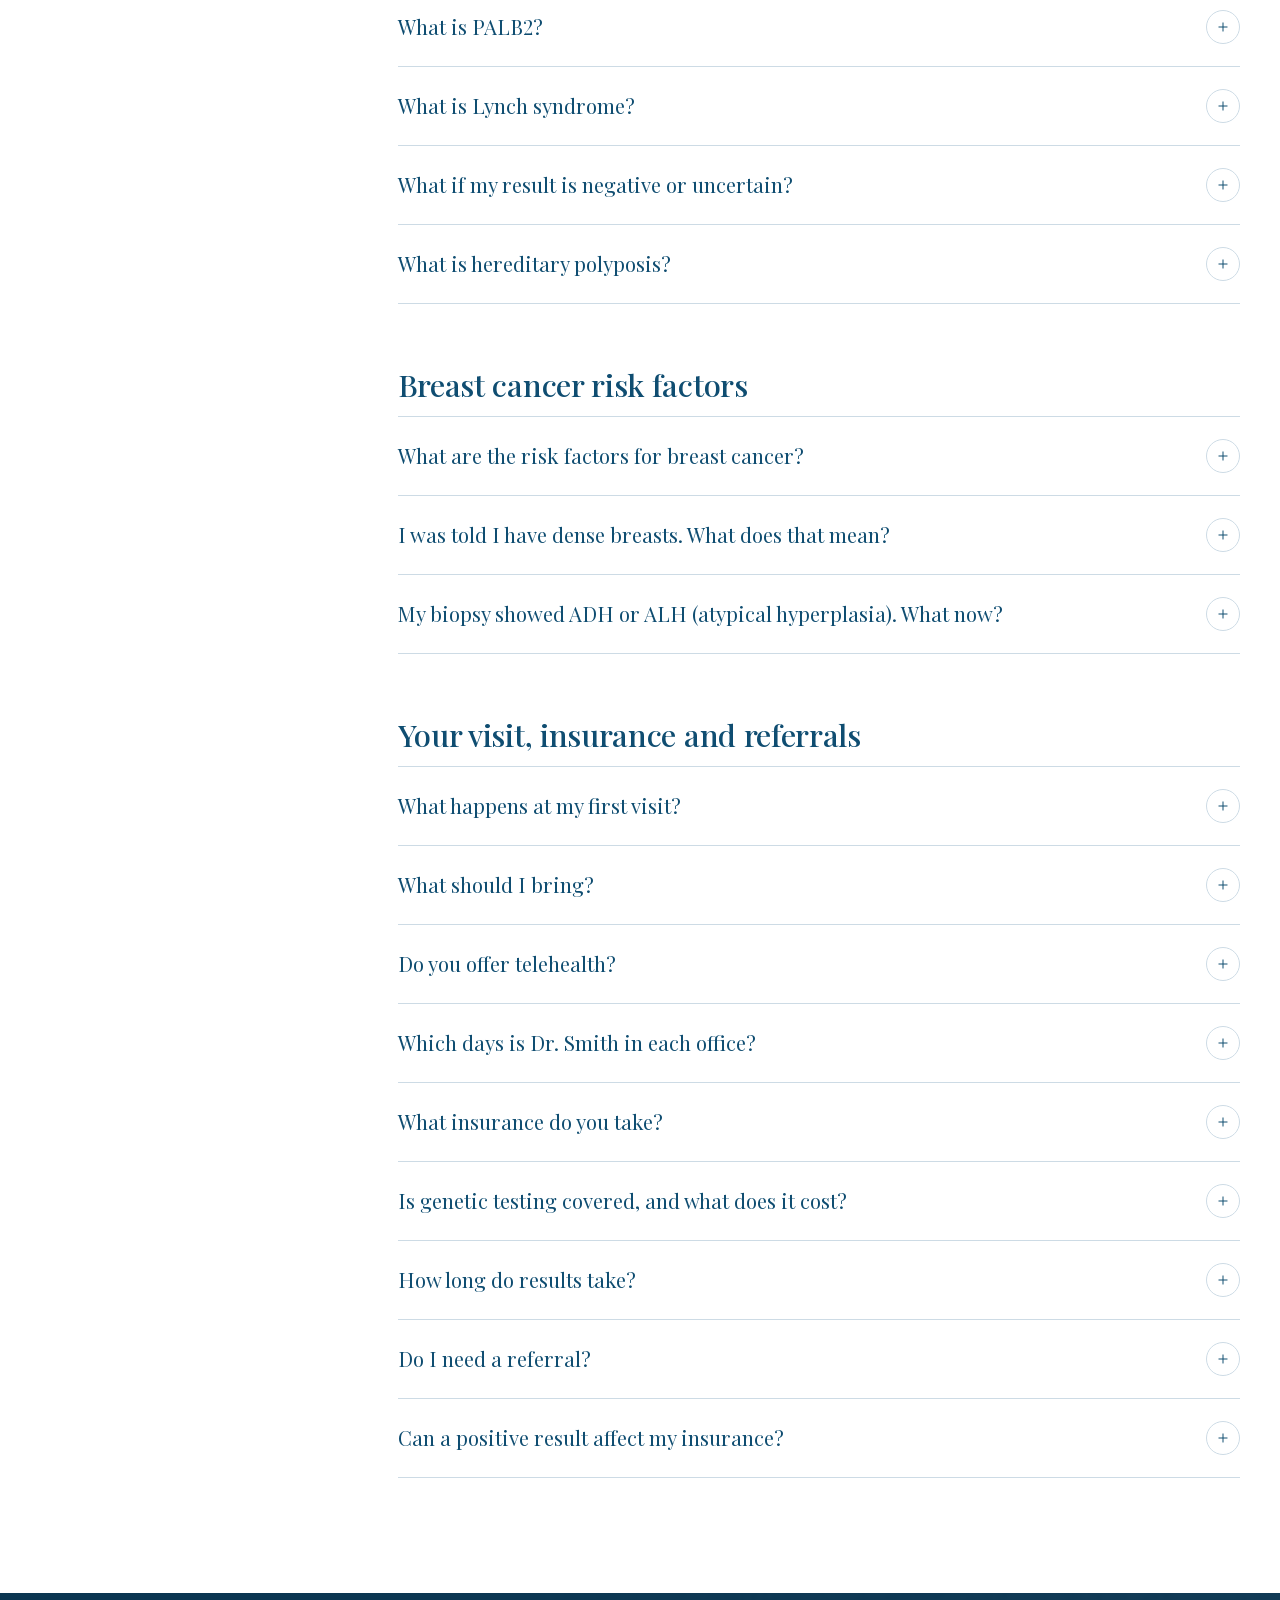
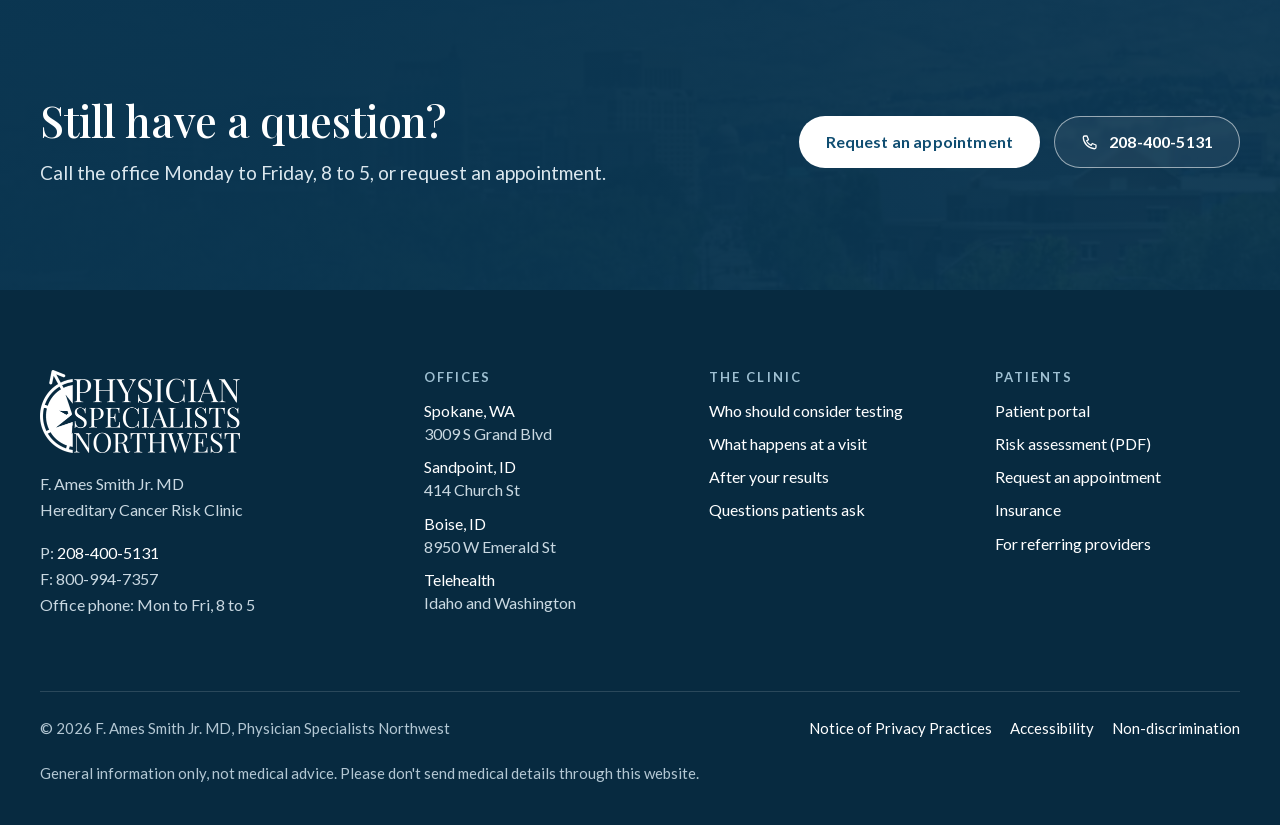
<file: psnw/faq.html>
<!doctype html>
<html lang="en"><head>
<meta charset="utf-8"><meta name="viewport" content="width=device-width, initial-scale=1, viewport-fit=cover">
<title>Questions: BRCA, PALB2, Lynch Syndrome, Dense Breasts and Genetic Testing | Dr. F. Ames Smith</title>
<meta name="description" content="Plain answers about genetic cancer risk, BRCA1 and BRCA2, PALB2, Lynch syndrome, hereditary polyposis, dense breasts, atypical hyperplasia (ADH, ALH), insurance and referrals.">
<meta name="robots" content="noindex"><!-- MOCKUP: remove noindex at launch -->
<meta name="theme-color" content="#0f4d71">
<meta property="og:type" content="website"><meta property="og:site_name" content="Physician Specialists Northwest">
<meta property="og:title" content="Questions: BRCA, PALB2, Lynch Syndrome, Dense Breasts and Genetic Testing | Dr. F. Ames Smith"><meta property="og:description" content="Plain answers about genetic cancer risk, BRCA1 and BRCA2, PALB2, Lynch syndrome, hereditary polyposis, dense breasts, atypical hyperplasia (ADH, ALH), insurance and referrals.">
<meta property="og:url" content="https://goldwareos.github.io/goldware-previews/psnw/faq.html"><meta property="og:image" content="https://goldwareos.github.io/goldware-previews/psnw/assets/img/share-1200x630.jpg">
<meta property="og:image:width" content="1200"><meta property="og:image:height" content="630"><meta property="og:image:alt" content="Hereditary Cancer Risk Clinic, Physician Specialists Northwest, with Dr. F. Ames Smith Jr.">
<meta name="twitter:card" content="summary_large_image"><meta name="twitter:title" content="Questions: BRCA, PALB2, Lynch Syndrome, Dense Breasts and Genetic Testing | Dr. F. Ames Smith"><meta name="twitter:description" content="Plain answers about genetic cancer risk, BRCA1 and BRCA2, PALB2, Lynch syndrome, hereditary polyposis, dense breasts, atypical hyperplasia (ADH, ALH), insurance and referrals."><meta name="twitter:image" content="https://goldwareos.github.io/goldware-previews/psnw/assets/img/share-1200x630.jpg">
<link rel="preload" href="assets/fonts/PlayfairDisplay-normal-400-700.woff2" as="font" type="font/woff2" crossorigin>
<link rel="preload" href="assets/fonts/Lato-normal-400.woff2" as="font" type="font/woff2" crossorigin>

<link rel="icon" href="assets/img/favicon.png" type="image/png">
<script>addEventListener('pagereveal',function(e){document.documentElement.dataset.vt=e.viewTransition?'1':'0'})</script>
<script type="speculationrules">{"prerender": [{"where": {"and": [{"selector_matches": "a[href$='.html'], a[href*='.html?'], a[href*='.html#']"}, {"not": {"selector_matches": "a[href^='http'], a[href^='tel:'], a[target]"}}]}, "eagerness": "moderate"}]}</script>
<link rel="stylesheet" href="assets/css/site.css?v=30b60d39">
<script type="application/ld+json">{"@context": "https://schema.org", "@graph": [{"@type": ["MedicalWebPage", "FAQPage"], "@id": "https://physicianspecialistsnw.com/faq#webpage", "url": "https://physicianspecialistsnw.com/faq", "name": "Questions: BRCA, PALB2, Lynch Syndrome, Dense Breasts and Genetic Testing", "inLanguage": "en-US", "reviewedBy": {"@id": "https://physicianspecialistsnw.com/#dr-smith"}, "lastReviewed": "2026-11-23", "author": {"@id": "https://physicianspecialistsnw.com/#org"}, "publisher": {"@id": "https://physicianspecialistsnw.com/#org"}, "mainEntity": [{"@type": "Question", "name": "What is genetic cancer risk?", "acceptedAnswer": {"@type": "Answer", "text": "About 5 to 10% of cancers come from an inherited harmful change in a gene, passed down from either your mother's or your father's side. Hereditary risks are often much higher than the general population's and can affect more than one part of the body. A saliva or blood test can find these changes."}}, {"@type": "Question", "name": "Is hereditary cancer passed down in families?", "acceptedAnswer": {"@type": "Answer", "text": "Yes. Many hereditary cancer syndromes are autosomal dominant: a person who carries one of these harmful gene variants has a 50% chance of passing it to each child. Other blood relatives may carry it too, which is why one person's result can matter for the whole family. Dr. Smith can explain who in your family should consider testing."}}, {"@type": "Question", "name": "Who should consider testing?", "acceptedAnswer": {"@type": "Answer", "text": "Testing is worth discussing if you or a close relative has had: Multiple stomach or colon polyps Ovarian cancer Pancreatic cancer Male breast cancer Bile duct or intestinal cancer Multiple melanomas Breast, colon or uterine cancer at an early age, or more than one Aggressive or multiple prostate cancers Ashkenazi Jewish ancestry Other cancer types or combinations A relative who has already tested positive is another reason to talk with Dr. Smith."}}, {"@type": "Question", "name": "What are BRCA1 and BRCA2?", "acceptedAnswer": {"@type": "Answer", "text": "BRCA1 and BRCA2 are the best-known genes linked to inherited breast and ovarian cancer risk. Harmful variants in them are also linked to pancreatic and prostate cancer. If testing finds a harmful BRCA1 or BRCA2 variant, screening and prevention plans can lower risk or catch cancer earlier."}}, {"@type": "Question", "name": "What is PALB2?", "acceptedAnswer": {"@type": "Answer", "text": "PALB2 is a gene that works closely with BRCA2. An inherited harmful PALB2 variant raises breast cancer risk as well as ovarian, pancreatic, and likely prostate cancer. It is included in the multi-gene tests Dr. Smith uses."}}, {"@type": "Question", "name": "What is Lynch syndrome?", "acceptedAnswer": {"@type": "Answer", "text": "Lynch syndrome is an inherited condition, caused by a harmful variant in genes such as MLH1, MSH2 or MSH6, that raises the risk of colon and uterine cancer and several others, often at younger ages. Knowing about it means colon and other screening can start earlier."}}, {"@type": "Question", "name": "What if my result is negative or uncertain?", "acceptedAnswer": {"@type": "Answer", "text": "A negative result means no harmful variant was found in the genes tested. It does not always mean your risk is average: your personal and family history still guide your care. A variant of uncertain significance (VUS) is a gene change without enough evidence yet to say whether it raises cancer risk; it is not treated as a harmful result, and it may be reclassified as more is learned."}}, {"@type": "Question", "name": "What is hereditary polyposis?", "acceptedAnswer": {"@type": "Answer", "text": "Many polyps in the colon or stomach can be a sign of possible hereditary risk for stomach or colon cancer as well as other cancers. Familial adenomatous polyposis is an example."}}, {"@type": "Question", "name": "What are the risk factors for breast cancer?", "acceptedAnswer": {"@type": "Answer", "text": "Risk factors Dr. Smith considers include mammographically dense breasts, atypical ductal or lobular hyperplasia, a strong family history of breast or ovarian cancer and genetic risk, along with factors you can change such as alcohol, smoking, weight, exercise and diet. He looks at all of them together to estimate your overall risk."}}, {"@type": "Question", "name": "I was told I have dense breasts. What does that mean?", "acceptedAnswer": {"@type": "Answer", "text": "Mammography facilities now report breast density for every woman. Density is rated A, B, C or D; C and D count as dense, and about half of women are in the dense range. Dense tissue makes it easier for routine mammograms to miss a cancer, and it is an independent risk factor on its own. Supplemental imaging, such as breast MRI, contrast enhanced mammography or automated whole breast ultrasound, may be worth considering."}}, {"@type": "Question", "name": "My biopsy showed ADH or ALH (atypical hyperplasia). What now?", "acceptedAnswer": {"@type": "Answer", "text": "Atypical ductal hyperplasia (ADH) and atypical lobular hyperplasia (ALH) are usually found on core needle biopsies. They mark a higher risk for breast cancer, about 3 to 5 times that of an average-risk woman. There are good options for managing this risk, and Dr. Smith helps build a shared plan based on current national guidelines."}}, {"@type": "Question", "name": "What happens at my first visit?", "acceptedAnswer": {"@type": "Answer", "text": "Dr. Smith reviews your personal and family cancer history, especially the types of cancer and the ages at first diagnosis, and draws a family tree (pedigree). Together you decide whether genetic testing makes sense. Visits last about 45 minutes, in the office or by telehealth."}}, {"@type": "Question", "name": "What should I bring?", "acceptedAnswer": {"@type": "Answer", "text": "Your family's cancer history: who had cancer, what type and how old they were when it was found. Before the visit, please upload your driver's license, insurance cards and requested forms in the patient portal ."}}, {"@type": "Question", "name": "Do you offer telehealth?", "acceptedAnswer": {"@type": "Answer", "text": "Yes. Dr. Smith offers telehealth visits for patients in Idaho and Washington."}}, {"@type": "Question", "name": "Which days is Dr. Smith in each office?", "acceptedAnswer": {"@type": "Answer", "text": "Boise: the second week of every month (based on Sundays), Monday-Friday 8-5. Spokane: Fridays 8-5 (other weeks). Sandpoint: Tuesdays 8-5 (other weeks). All other days are telehealth. Days in office may change based on travel schedule or other conditions. Call 208-400-5131 to schedule."}}, {"@type": "Question", "name": "What insurance do you take?", "acceptedAnswer": {"@type": "Answer", "text": "Dr. Smith is currently in network for Medicare, Idaho Medicaid, Blue Cross of Idaho, Out-of-state Blue Cross Blue Shield, Regence, Aetna, SelectHealth and PacificSource. Call 208-400-5131 with questions."}}, {"@type": "Question", "name": "Is genetic testing covered, and what does it cost?", "acceptedAnswer": {"@type": "Answer", "text": "Your visits with Dr. Smith are billed to your health insurance. The genetic test itself is processed by an outside laboratory, separately from your visits. Genetic testing is often covered by insurance when national testing guidelines are met, and what you pay depends on your plan. The lab does an immediate cost estimation and, if high, will notify you with billing options."}}, {"@type": "Question", "name": "How long do results take?", "acceptedAnswer": {"@type": "Answer", "text": "If you decide to test, results are typically back in 10 to 21 days. Dr. Smith then goes over them with you and sets up a care plan."}}, {"@type": "Question", "name": "Do I need a referral?", "acceptedAnswer": {"@type": "Answer", "text": "Call 208-400-5131 and the office will let you know. Doctors referring a patient can find what to send under For referring providers ."}}, {"@type": "Question", "name": "Can a positive result affect my insurance?", "acceptedAnswer": {"@type": "Answer", "text": "A federal law, the Genetic Information Nondiscrimination Act (GINA), stops health insurers and employers with 15 or more employees from using your genetic test results against you. GINA does not cover life, disability or long-term care insurance, so some people review those policies before they test."}}]}, {"@type": "Physician", "@id": "https://physicianspecialistsnw.com/#dr-smith", "name": "F. Ames Smith Jr., MD", "medicalSpecialty": ["Genetic", "Oncologic"], "telephone": "+1-208-400-5131", "url": "https://physicianspecialistsnw.com/about", "image": "https://physicianspecialistsnw.com/assets/img/dr-smith-700.webp", "alumniOf": [{"@type": "CollegeOrUniversity", "name": "University of Texas Medical Branch at Galveston"}, {"@type": "CollegeOrUniversity", "name": "Baylor College of Medicine"}], "sameAs": ["https://www.healthgrades.com/physician/dr-floyd-smith-yjs8w", "https://doximity.com/pub/floyd-smith-md-17cbc64e", "https://linkedin.com/in/f-ames-smith-jr-md-5452a832", "https://independentdocsid.com/f-ames-smith-jr-md"], "hasCredential": [{"@type": "EducationalOccupationalCredential", "credentialCategory": "degree", "name": "Doctor of Medicine (MD)", "recognizedBy": {"@type": "CollegeOrUniversity", "name": "University of Texas Medical Branch at Galveston"}}, {"@type": "EducationalOccupationalCredential", "credentialCategory": "Board certification", "name": "Board certified, American Board of Surgery", "recognizedBy": {"@type": "Organization", "name": "American Board of Surgery"}}], "worksFor": {"@id": "https://physicianspecialistsnw.com/#org"}}, {"@type": "MedicalOrganization", "@id": "https://physicianspecialistsnw.com/#org", "name": "Physician Specialists Northwest", "url": "https://physicianspecialistsnw.com/", "logo": "https://assets.cdn.filesafe.space/t2vMjWB3c8cz5rl9CGtm/media/6ad335c3cd7225ed37a53813.webp", "telephone": "+1-208-400-5131", "faxNumber": "+1-800-994-7357"}]}</script>
</head><body>
<a class="skip" href="#main">Skip to content</a>
<aside class="mock-strip" aria-label="Preview notice">Preview mockup: not the live site</aside>
<header class="site-top"><div class="site-header"><div class="wrap">
<a class="brand" href="index.html"><img src="assets/img/logo-navy-400.webp" width="400" height="166" alt=""><span class="lockup"><img class="mini-mark" src="assets/img/mark-96.webp" width="28" height="28" alt=""><b>Hereditary Cancer Risk Clinic</b><span>F. Ames Smith Jr. MD</span></span></a>
<div class="header-cta"><a class="btn btn-outline" href="tel:+12084005131"><svg class="" viewBox="0 0 24 24" fill="none" stroke="currentColor" stroke-width="1.7" stroke-linecap="round" stroke-linejoin="round" aria-hidden="true"><path d="M5 4h3l2 5-2.5 1.5a11 11 0 0 0 6 6L15 14l5 2v3a2 2 0 0 1-2 2A16 16 0 0 1 3 6a2 2 0 0 1 2-2"/></svg>208-400-5131</a><a class="btn btn-primary" href="request.html">Request an appointment</a></div>
<button class="menu-toggle" type="button" aria-expanded="false" aria-controls="mobile-nav"><svg class="i-open" viewBox="0 0 24 24" fill="none" stroke="currentColor" stroke-width="1.7" stroke-linecap="round" stroke-linejoin="round" aria-hidden="true"><path d="M4 7h16M4 12h16M4 17h16"/></svg><svg class="i-close" viewBox="0 0 24 24" fill="none" stroke="currentColor" stroke-width="1.7" stroke-linecap="round" stroke-linejoin="round" aria-hidden="true"><path d="M6 6l12 12M18 6 6 18"/></svg><span class="label">Menu</span></button>
</div>
<div class="nav-row"><div class="wrap"><nav class="nav" aria-label="Main"><ul><li><a href="clinic.html">Clinic &amp; Genetic Testing</a></li><li><a href="clinic.html#who">Who Should Test</a></li><li><a href="locations.html">Locations</a></li><li><a href="about.html">About Dr. Smith</a></li><li><a href="faq.html" aria-current="page">Questions</a></li></ul></nav>
<p class="nav-meta">Office phone: Mon to Fri, 8 to 5<span class="sep">|</span><a href="https://pp-wfe-999.advancedmd.com/157589/account/logon">Patient portal</a></p><a class="btn btn-primary nav-cta" href="request.html">Request an appointment</a></div></div>
</div></header>
<div class="mobile-nav" id="mobile-nav"><ul><li><a href="index.html">Home</a></li><li><a href="clinic.html">Clinic &amp; Genetic Testing</a></li><li><a href="clinic.html#who">Who Should Test</a></li><li><a href="locations.html">Locations</a></li><li><a href="about.html">About Dr. Smith</a></li><li><a href="faq.html">Questions</a></li></ul>
<a class="btn btn-primary" href="request.html">Request an appointment</a><a class="btn btn-outline" href="tel:+12084005131"><svg class="" viewBox="0 0 24 24" fill="none" stroke="currentColor" stroke-width="1.7" stroke-linecap="round" stroke-linejoin="round" aria-hidden="true"><path d="M5 4h3l2 5-2.5 1.5a11 11 0 0 0 6 6L15 14l5 2v3a2 2 0 0 1-2 2A16 16 0 0 1 3 6a2 2 0 0 1 2-2"/></svg>Call 208-400-5131</a>
<p style="margin-top:22px;color:var(--muted);font-size:15px">Office phone: Mon to Fri, 8 to 5. <a href="https://pp-wfe-999.advancedmd.com/157589/account/logon">Patient portal</a></p></div>
<main id="main">
<section class="page-hero has-aside"><div class="wrap"><div class="ph-text">
  <p class="crumbs"><a href="index.html">Home</a> / Questions</p><p class="eyebrow">Hereditary Cancer Risk Clinic</p>
  <h1>Hereditary cancer risk, in plain language</h1><p class="lede">BRCA, PALB2, Lynch syndrome, dense breasts, atypical hyperplasia, insurance and what to expect at a visit.</p><ul class="ph-topics"><li><a href="#risk">Hereditary cancer risk</a></li><li><a href="#genes">Genes and syndromes</a></li><li><a href="#breast">Breast cancer risk factors</a></li><li><a href="#visit">Your visit, insurance and referrals</a></li></ul><p class="reviewed">Medically reviewed by <a href="about.html">F. Ames Smith Jr. MD</a> <span class="nowrap">&middot; November 2026</span></p></div><figure class="ph-visual ask-card"><p class="ask-h"><img src="assets/img/dr-smith-avatar.webp" width="160" height="160" alt="">Most asked</p><ul><li><a href="faq.html#who-test">Who should consider testing?</a></li><li><a href="faq.html#brca">What are BRCA1 and BRCA2?</a></li><li><a href="faq.html#results">What if my result is negative or uncertain?</a></li><li><a href="faq.html#insurance">What insurance do you take?</a></li></ul></figure></div></section>
<section class="section"><div class="wrap split faq-split">
  <nav class="faq-nav" aria-label="Question topics"><ul><li><a href="#risk">Hereditary cancer risk</a></li><li><a href="#genes">Genes and syndromes</a></li><li><a href="#breast">Breast cancer risk factors</a></li><li><a href="#visit">Your visit, insurance and referrals</a></li></ul></nav>
  <div><section class="faq-group reveal" id="risk"><h2>Hereditary cancer risk</h2><div class="accordion"><details open><summary><span>What is genetic cancer risk?</span><span class="pm"><svg class="" viewBox="0 0 24 24" fill="none" stroke="currentColor" stroke-width="1.7" stroke-linecap="round" stroke-linejoin="round" aria-hidden="true"><path d="M12 5v14M5 12h14"/></svg></span></summary><div class="answer"><p>About 5 to 10% of cancers come from an inherited harmful change in a gene, passed down from either your mother's or your father's side. Hereditary risks are often much higher than the general population's and can affect more than one part of the body. A saliva or blood test can find these changes.</p></div></details><details><summary><span>Is hereditary cancer passed down in families?</span><span class="pm"><svg class="" viewBox="0 0 24 24" fill="none" stroke="currentColor" stroke-width="1.7" stroke-linecap="round" stroke-linejoin="round" aria-hidden="true"><path d="M12 5v14M5 12h14"/></svg></span></summary><div class="answer"><p>Yes. Many hereditary cancer syndromes are autosomal dominant: a person who carries one of these harmful gene variants has a 50% chance of passing it to each child. Other blood relatives may carry it too, which is why one person's result can matter for the whole family. Dr. Smith can explain who in your family should consider testing. </p></div></details><details id="who-test"><summary><span>Who should consider testing?</span><span class="pm"><svg class="" viewBox="0 0 24 24" fill="none" stroke="currentColor" stroke-width="1.7" stroke-linecap="round" stroke-linejoin="round" aria-hidden="true"><path d="M12 5v14M5 12h14"/></svg></span></summary><div class="answer"><p>Testing is worth discussing if you or a close relative has had:</p><ul><li>Multiple stomach or colon polyps</li><li>Ovarian cancer</li><li>Pancreatic cancer</li><li>Male breast cancer</li><li>Bile duct or intestinal cancer</li><li>Multiple melanomas</li><li>Breast, colon or uterine cancer at an early age, or more than one</li><li>Aggressive or multiple prostate cancers</li><li>Ashkenazi Jewish ancestry</li><li>Other cancer types or combinations</li></ul><p>A relative who has already tested positive is another reason to talk with Dr. Smith.</p></div></details></div></section><section class="faq-group reveal" id="genes"><h2>Genes and syndromes</h2><div class="accordion"><details id="brca"><summary><span>What are BRCA1 and BRCA2?</span><span class="pm"><svg class="" viewBox="0 0 24 24" fill="none" stroke="currentColor" stroke-width="1.7" stroke-linecap="round" stroke-linejoin="round" aria-hidden="true"><path d="M12 5v14M5 12h14"/></svg></span></summary><div class="answer"><p>BRCA1 and BRCA2 are the best-known genes linked to inherited breast and ovarian cancer risk. Harmful variants in them are also linked to pancreatic and prostate cancer. If testing finds a harmful BRCA1 or BRCA2 variant, screening and prevention plans can lower risk or catch cancer earlier. </p></div></details><details id="palb2"><summary><span>What is PALB2?</span><span class="pm"><svg class="" viewBox="0 0 24 24" fill="none" stroke="currentColor" stroke-width="1.7" stroke-linecap="round" stroke-linejoin="round" aria-hidden="true"><path d="M12 5v14M5 12h14"/></svg></span></summary><div class="answer"><p>PALB2 is a gene that works closely with BRCA2. An inherited harmful PALB2 variant raises breast cancer risk as well as ovarian, pancreatic, and likely prostate cancer. It is included in the multi-gene tests Dr. Smith uses. </p></div></details><details id="lynch"><summary><span>What is Lynch syndrome?</span><span class="pm"><svg class="" viewBox="0 0 24 24" fill="none" stroke="currentColor" stroke-width="1.7" stroke-linecap="round" stroke-linejoin="round" aria-hidden="true"><path d="M12 5v14M5 12h14"/></svg></span></summary><div class="answer"><p>Lynch syndrome is an inherited condition, caused by a harmful variant in genes such as MLH1, MSH2 or MSH6, that raises the risk of colon and uterine cancer and several others, often at younger ages. Knowing about it means colon and other screening can start earlier. </p></div></details><details id="results"><summary><span>What if my result is negative or uncertain?</span><span class="pm"><svg class="" viewBox="0 0 24 24" fill="none" stroke="currentColor" stroke-width="1.7" stroke-linecap="round" stroke-linejoin="round" aria-hidden="true"><path d="M12 5v14M5 12h14"/></svg></span></summary><div class="answer"><p>A negative result means no harmful variant was found in the genes tested. It does not always mean your risk is average: your personal and family history still guide your care. A variant of uncertain significance (VUS) is a gene change without enough evidence yet to say whether it raises cancer risk; it is not treated as a harmful result, and it may be reclassified as more is learned. </p></div></details><details id="polyposis"><summary><span>What is hereditary polyposis?</span><span class="pm"><svg class="" viewBox="0 0 24 24" fill="none" stroke="currentColor" stroke-width="1.7" stroke-linecap="round" stroke-linejoin="round" aria-hidden="true"><path d="M12 5v14M5 12h14"/></svg></span></summary><div class="answer"><p>Many polyps in the colon or stomach can be a sign of possible hereditary risk for stomach or colon cancer as well as other cancers. Familial adenomatous polyposis is an example. </p></div></details></div></section><section class="faq-group reveal" id="breast"><h2>Breast cancer risk factors</h2><div class="accordion"><details><summary><span>What are the risk factors for breast cancer?</span><span class="pm"><svg class="" viewBox="0 0 24 24" fill="none" stroke="currentColor" stroke-width="1.7" stroke-linecap="round" stroke-linejoin="round" aria-hidden="true"><path d="M12 5v14M5 12h14"/></svg></span></summary><div class="answer"><p>Risk factors Dr. Smith considers include mammographically dense breasts, atypical ductal or lobular hyperplasia, a strong family history of breast or ovarian cancer and genetic risk, along with factors you can change such as alcohol, smoking, weight, exercise and diet. He looks at all of them together to estimate your overall risk.</p></div></details><details><summary><span>I was told I have dense breasts. What does that mean?</span><span class="pm"><svg class="" viewBox="0 0 24 24" fill="none" stroke="currentColor" stroke-width="1.7" stroke-linecap="round" stroke-linejoin="round" aria-hidden="true"><path d="M12 5v14M5 12h14"/></svg></span></summary><div class="answer"><p>Mammography facilities now report breast density for every woman. Density is rated A, B, C or D; C and D count as dense, and about half of women are in the dense range. Dense tissue makes it easier for routine mammograms to miss a cancer, and it is an independent risk factor on its own. Supplemental imaging, such as breast MRI, contrast enhanced mammography or automated whole breast ultrasound, may be worth considering.</p></div></details><details><summary><span>My biopsy showed ADH or ALH (atypical hyperplasia). What now?</span><span class="pm"><svg class="" viewBox="0 0 24 24" fill="none" stroke="currentColor" stroke-width="1.7" stroke-linecap="round" stroke-linejoin="round" aria-hidden="true"><path d="M12 5v14M5 12h14"/></svg></span></summary><div class="answer"><p>Atypical ductal hyperplasia (ADH) and atypical lobular hyperplasia (ALH) are usually found on core needle biopsies. They mark a higher risk for breast cancer, about 3 to 5 times that of an average-risk woman. There are good options for managing this risk, and Dr. Smith helps build a shared plan based on current national guidelines.</p></div></details></div></section><section class="faq-group reveal" id="visit"><h2>Your visit, insurance and referrals</h2><div class="accordion"><details><summary><span>What happens at my first visit?</span><span class="pm"><svg class="" viewBox="0 0 24 24" fill="none" stroke="currentColor" stroke-width="1.7" stroke-linecap="round" stroke-linejoin="round" aria-hidden="true"><path d="M12 5v14M5 12h14"/></svg></span></summary><div class="answer"><p>Dr. Smith reviews your personal and family cancer history, especially the types of cancer and the ages at first diagnosis, and draws a family tree (pedigree). Together you decide whether genetic testing makes sense. Visits last about 45 minutes, in the office or by telehealth.</p></div></details><details><summary><span>What should I bring?</span><span class="pm"><svg class="" viewBox="0 0 24 24" fill="none" stroke="currentColor" stroke-width="1.7" stroke-linecap="round" stroke-linejoin="round" aria-hidden="true"><path d="M12 5v14M5 12h14"/></svg></span></summary><div class="answer"><p>Your family's cancer history: who had cancer, what type and how old they were when it was found. Before the visit, please upload your driver's license, insurance cards and requested forms in the <a href="https://pp-wfe-999.advancedmd.com/157589/account/logon">patient portal</a>.</p></div></details><details><summary><span>Do you offer telehealth?</span><span class="pm"><svg class="" viewBox="0 0 24 24" fill="none" stroke="currentColor" stroke-width="1.7" stroke-linecap="round" stroke-linejoin="round" aria-hidden="true"><path d="M12 5v14M5 12h14"/></svg></span></summary><div class="answer"><p>Yes. Dr. Smith offers telehealth visits for patients in Idaho and Washington.</p></div></details><details id="office-days"><summary><span>Which days is Dr. Smith in each office?</span><span class="pm"><svg class="" viewBox="0 0 24 24" fill="none" stroke="currentColor" stroke-width="1.7" stroke-linecap="round" stroke-linejoin="round" aria-hidden="true"><path d="M12 5v14M5 12h14"/></svg></span></summary><div class="answer"><ul><li><b>Boise:</b> the second week of every month (based on Sundays), Monday-Friday 8-5.</li><li><b>Spokane:</b> Fridays 8-5 (other weeks).</li><li><b>Sandpoint:</b> Tuesdays 8-5 (other weeks).</li></ul><p>All other days are telehealth. Days in office may change based on travel schedule or other conditions. Call <a href="tel:+12084005131">208-400-5131</a> to schedule.</p></div></details><details id="insurance"><summary><span>What insurance do you take?</span><span class="pm"><svg class="" viewBox="0 0 24 24" fill="none" stroke="currentColor" stroke-width="1.7" stroke-linecap="round" stroke-linejoin="round" aria-hidden="true"><path d="M12 5v14M5 12h14"/></svg></span></summary><div class="answer"><p>Dr. Smith is currently in network for Medicare, Idaho Medicaid, Blue Cross of Idaho, Out-of-state Blue Cross Blue Shield, Regence, Aetna, SelectHealth and PacificSource. Call <a href="tel:+12084005131">208-400-5131</a> with questions.</p></div></details><details><summary><span>Is genetic testing covered, and what does it cost?</span><span class="pm"><svg class="" viewBox="0 0 24 24" fill="none" stroke="currentColor" stroke-width="1.7" stroke-linecap="round" stroke-linejoin="round" aria-hidden="true"><path d="M12 5v14M5 12h14"/></svg></span></summary><div class="answer"><p>Your visits with Dr. Smith are billed to your health insurance. The genetic test itself is processed by an outside laboratory, separately from your visits. Genetic testing is often covered by insurance when national testing guidelines are met, and what you pay depends on your plan. The lab does an immediate cost estimation and, if high, will notify you with billing options.</p></div></details><details><summary><span>How long do results take?</span><span class="pm"><svg class="" viewBox="0 0 24 24" fill="none" stroke="currentColor" stroke-width="1.7" stroke-linecap="round" stroke-linejoin="round" aria-hidden="true"><path d="M12 5v14M5 12h14"/></svg></span></summary><div class="answer"><p>If you decide to test, results are typically back in 10 to 21 days. Dr. Smith then goes over them with you and sets up a care plan.</p></div></details><details><summary><span>Do I need a referral?</span><span class="pm"><svg class="" viewBox="0 0 24 24" fill="none" stroke="currentColor" stroke-width="1.7" stroke-linecap="round" stroke-linejoin="round" aria-hidden="true"><path d="M12 5v14M5 12h14"/></svg></span></summary><div class="answer"><p>Call <a href="tel:+12084005131">208-400-5131</a> and the office will let you know. Doctors referring a patient can find what to send under <a href="clinic.html#referrals">For referring providers</a>. </p></div></details><details id="gina"><summary><span>Can a positive result affect my insurance?</span><span class="pm"><svg class="" viewBox="0 0 24 24" fill="none" stroke="currentColor" stroke-width="1.7" stroke-linecap="round" stroke-linejoin="round" aria-hidden="true"><path d="M12 5v14M5 12h14"/></svg></span></summary><div class="answer"><p>A federal law, the Genetic Information Nondiscrimination Act (GINA), stops health insurers and employers with 15 or more employees from using your genetic test results against you. GINA does not cover life, disability or long-term care insurance, so some people review those policies before they test. </p></div></details></div></section></div>
</div></section>
<section class="cta-band"><div class="wrap"><div><h2>Still have a question?</h2><p>Call the office Monday to Friday, 8 to 5, or request an appointment.</p></div>
<div class="actions"><a class="btn btn-light" href="request.html">Request an appointment</a><a class="btn btn-ghost-light" href="tel:+12084005131"><svg class="" viewBox="0 0 24 24" fill="none" stroke="currentColor" stroke-width="1.7" stroke-linecap="round" stroke-linejoin="round" aria-hidden="true"><path d="M5 4h3l2 5-2.5 1.5a11 11 0 0 0 6 6L15 14l5 2v3a2 2 0 0 1-2 2A16 16 0 0 1 3 6a2 2 0 0 1 2-2"/></svg>208-400-5131</a></div></div></section>

</main>
<footer class="site-footer"><div class="wrap"><div class="cols">
<div><img src="assets/img/logo-white-400.webp" width="400" height="166" alt="Physician Specialists Northwest" loading="lazy">
<p>F. Ames Smith Jr. MD<br>Hereditary Cancer Risk Clinic</p><p>P: <a href="tel:+12084005131">208-400-5131</a><br>F: <span class="nowrap">800-994-7357</span><br>Office phone: Mon to Fri, 8 to 5</p></div>
<div><h3>Offices</h3><ul><li><a href="locations.html#spokane">Spokane, WA</a><br>3009 S Grand Blvd</li><li><a href="locations.html#sandpoint">Sandpoint, ID</a><br>414 Church St</li><li><a href="locations.html#boise">Boise, ID</a><br>8950 W Emerald St</li><li><a href="locations.html#telehealth">Telehealth</a><br>Idaho and Washington</li></ul></div>
<div><h3>The clinic</h3><ul><li><a href="clinic.html#who">Who should consider testing</a></li><li><a href="clinic.html#visit">What happens at a visit</a></li><li><a href="clinic.html#after">After your results</a></li><li><a href="faq.html">Questions patients ask</a></li></ul></div>
<div><h3>Patients</h3><ul><li><a href="https://pp-wfe-999.advancedmd.com/157589/account/logon">Patient portal</a></li><li><a href="https://assets.cdn.filesafe.space/t2vMjWB3c8cz5rl9CGtm/media/6a6a5ecaeb781ab262b38d50.pdf">Risk assessment (PDF)</a></li><li><a href="request.html">Request an appointment</a></li><li><a href="faq.html#insurance">Insurance</a></li><li><a href="clinic.html#referrals">For referring providers</a></li></ul></div>
</div><div class="legal"><span>&copy; 2026 F. Ames Smith Jr. MD, Physician Specialists Northwest</span><span class="legal-links"><a href="legal.html#privacy">Notice of Privacy Practices</a><a href="legal.html#accessibility">Accessibility</a><a href="legal.html#nondiscrimination">Non-discrimination</a></span><span>General information only, not medical advice. Please don't send medical details through this website.</span></div></div></footer>
<nav class="action-bar" aria-label="Quick actions"><a class="btn btn-outline" href="tel:+12084005131"><svg class="" viewBox="0 0 24 24" fill="none" stroke="currentColor" stroke-width="1.7" stroke-linecap="round" stroke-linejoin="round" aria-hidden="true"><path d="M5 4h3l2 5-2.5 1.5a11 11 0 0 0 6 6L15 14l5 2v3a2 2 0 0 1-2 2A16 16 0 0 1 3 6a2 2 0 0 1 2-2"/></svg>Call</a><a class="btn btn-primary" href="request.html">Request an appointment</a></nav>
<script src="assets/js/site.js?v=d247cc7e" defer></script>
</body></html>
</file>
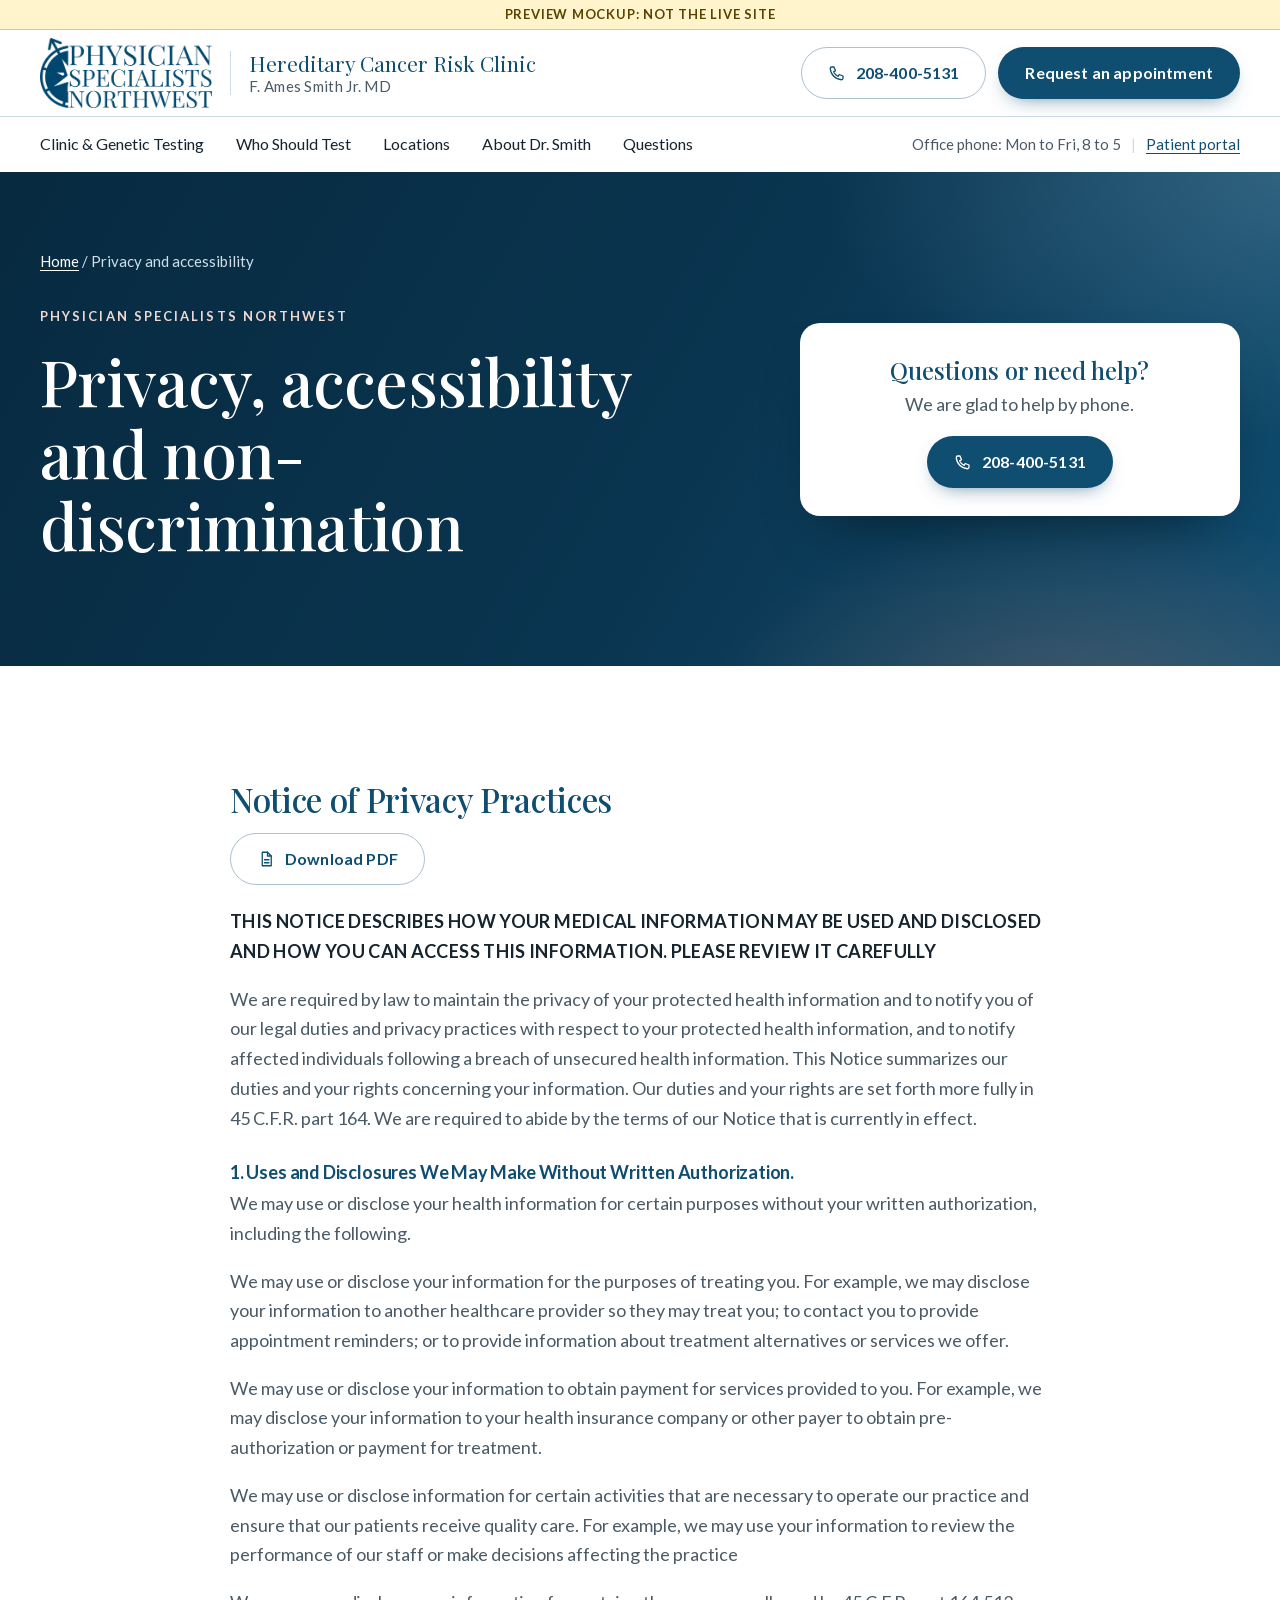
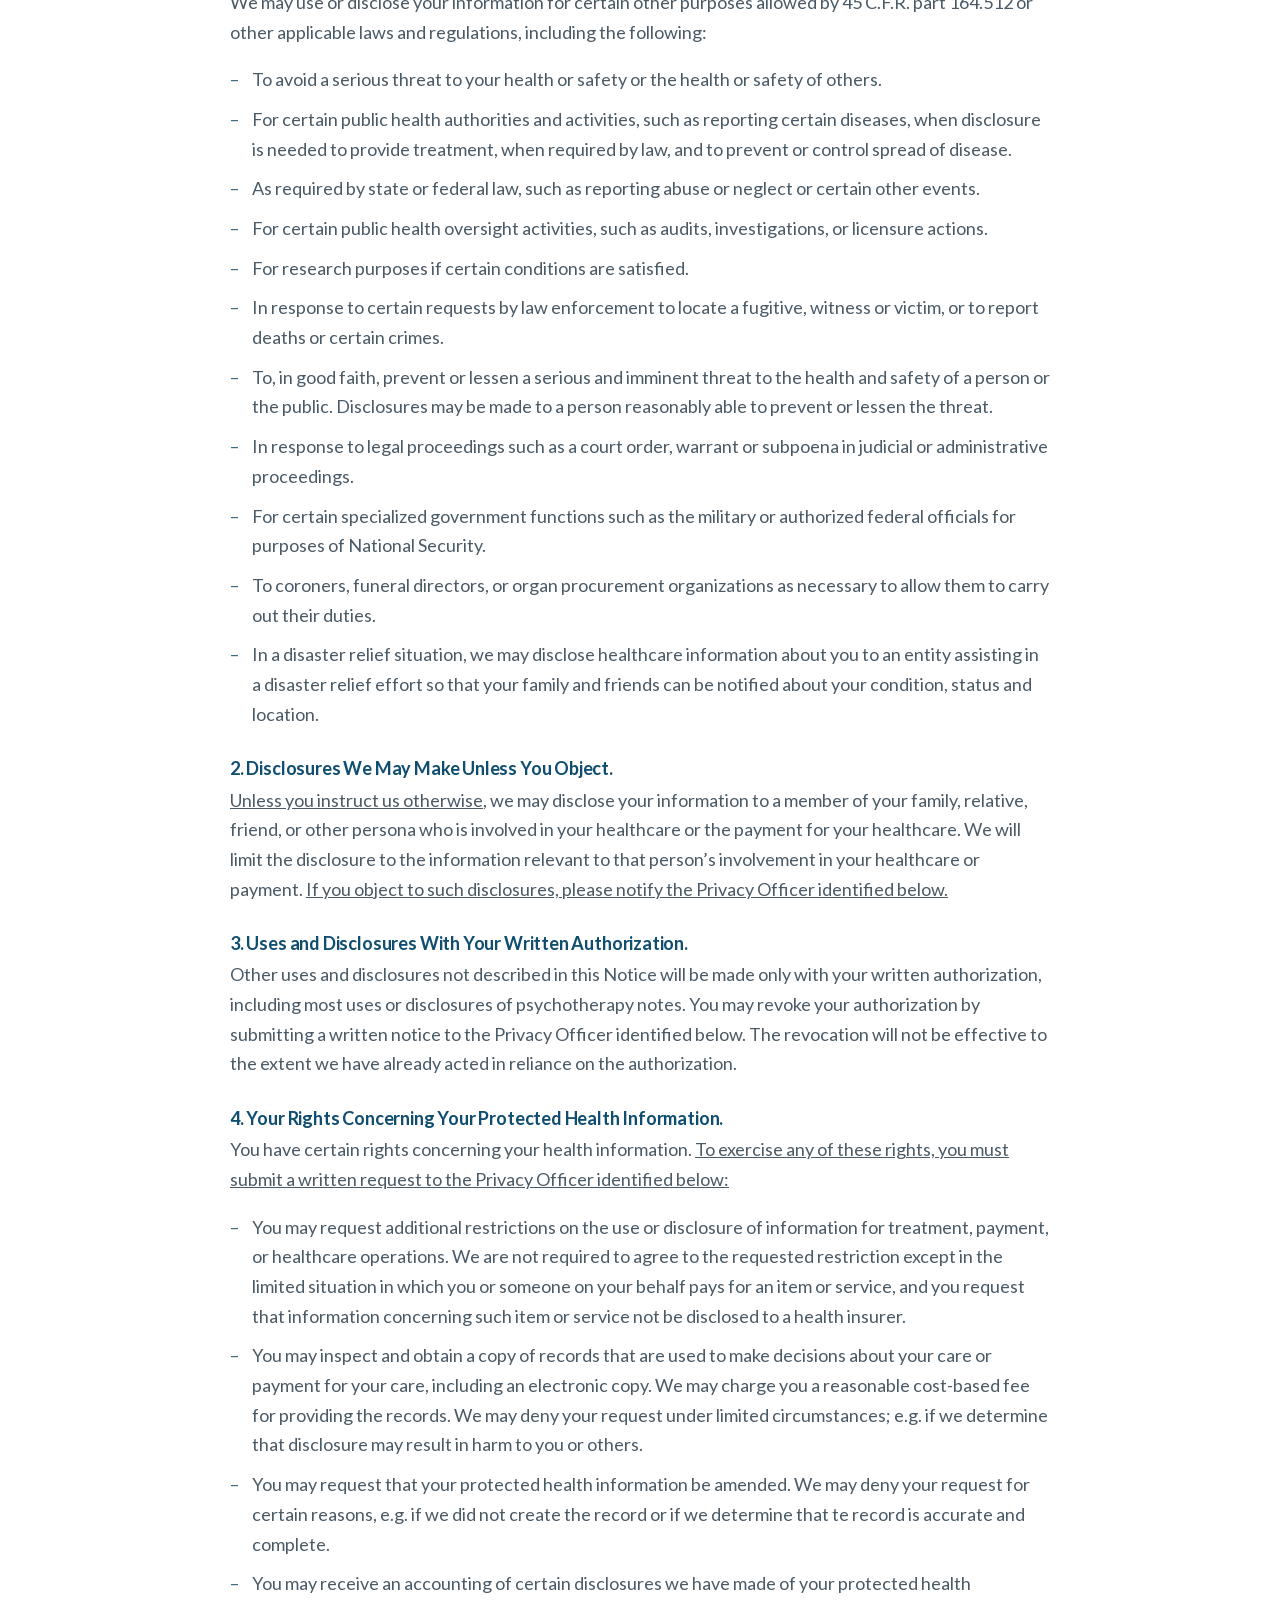
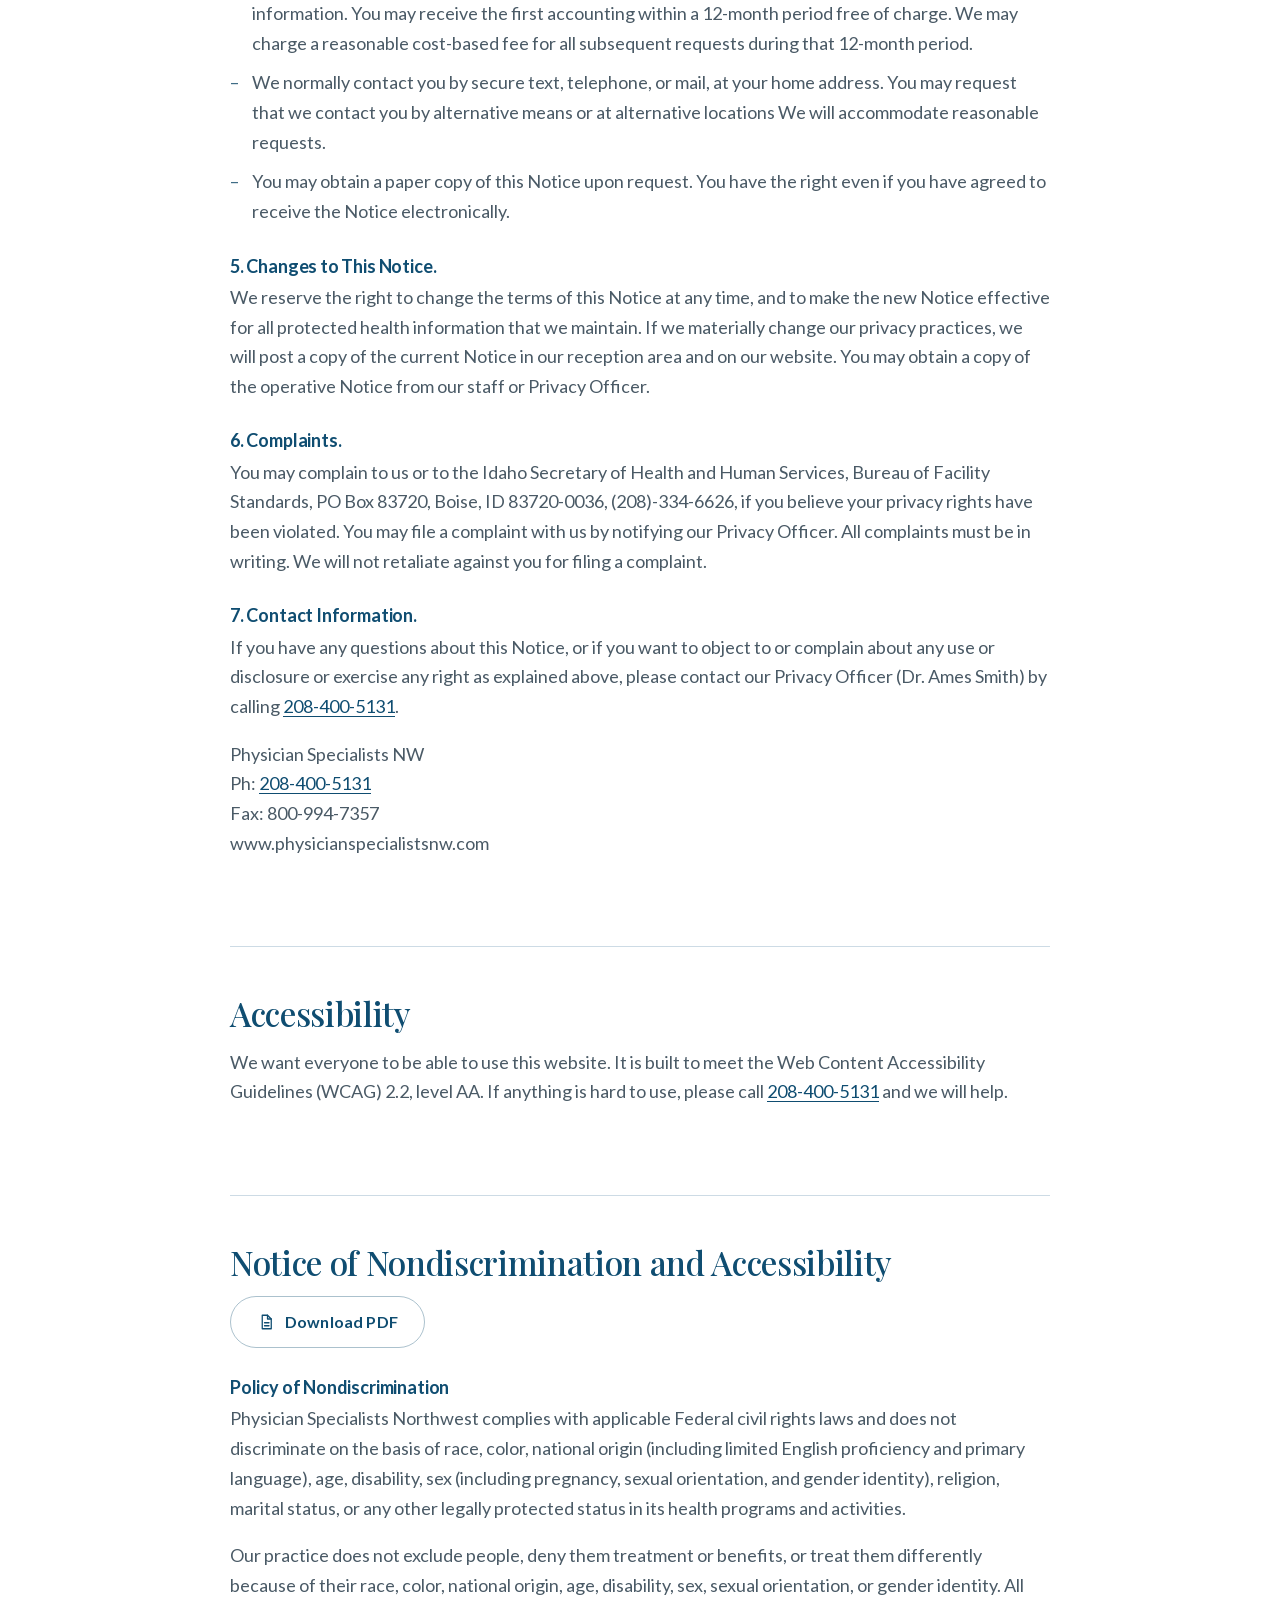
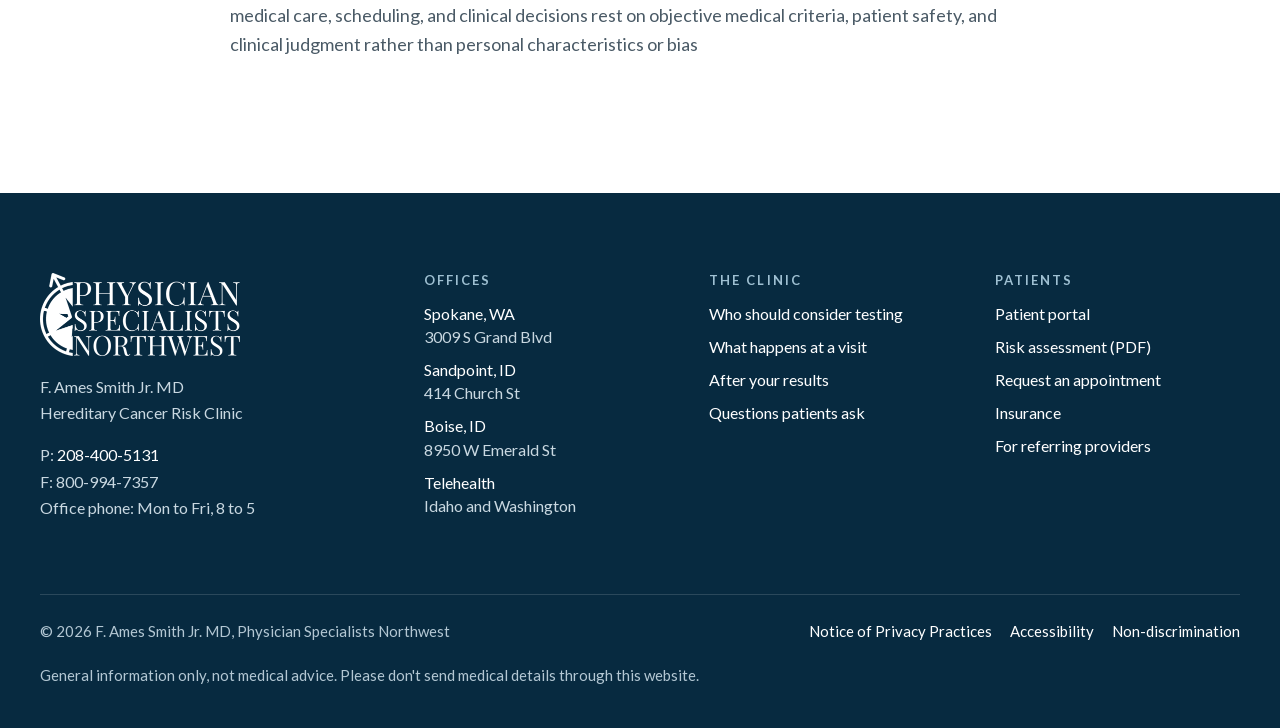
<file: psnw/legal.html>
<!doctype html>
<html lang="en"><head>
<meta charset="utf-8"><meta name="viewport" content="width=device-width, initial-scale=1, viewport-fit=cover">
<title>Privacy, Accessibility and Non-discrimination | Physician Specialists Northwest</title>
<meta name="description" content="Notice of Privacy Practices, accessibility statement and non-discrimination notice for Physician Specialists Northwest.">
<meta name="robots" content="noindex"><!-- MOCKUP: remove noindex at launch -->
<meta name="theme-color" content="#0f4d71">
<meta property="og:type" content="website"><meta property="og:site_name" content="Physician Specialists Northwest">
<meta property="og:title" content="Privacy, Accessibility and Non-discrimination | Physician Specialists Northwest"><meta property="og:description" content="Notice of Privacy Practices, accessibility statement and non-discrimination notice for Physician Specialists Northwest.">
<meta property="og:url" content="https://goldwareos.github.io/goldware-previews/psnw/legal.html"><meta property="og:image" content="https://goldwareos.github.io/goldware-previews/psnw/assets/img/share-1200x630.jpg">
<meta property="og:image:width" content="1200"><meta property="og:image:height" content="630"><meta property="og:image:alt" content="Hereditary Cancer Risk Clinic, Physician Specialists Northwest, with Dr. F. Ames Smith Jr.">
<meta name="twitter:card" content="summary_large_image"><meta name="twitter:title" content="Privacy, Accessibility and Non-discrimination | Physician Specialists Northwest"><meta name="twitter:description" content="Notice of Privacy Practices, accessibility statement and non-discrimination notice for Physician Specialists Northwest."><meta name="twitter:image" content="https://goldwareos.github.io/goldware-previews/psnw/assets/img/share-1200x630.jpg">
<link rel="preload" href="assets/fonts/PlayfairDisplay-normal-400-700.woff2" as="font" type="font/woff2" crossorigin>
<link rel="preload" href="assets/fonts/Lato-normal-400.woff2" as="font" type="font/woff2" crossorigin>

<link rel="icon" href="assets/img/favicon.png" type="image/png">
<script>addEventListener('pagereveal',function(e){document.documentElement.dataset.vt=e.viewTransition?'1':'0'})</script>
<script type="speculationrules">{"prerender": [{"where": {"and": [{"selector_matches": "a[href$='.html'], a[href*='.html?'], a[href*='.html#']"}, {"not": {"selector_matches": "a[href^='http'], a[href^='tel:'], a[target]"}}]}, "eagerness": "moderate"}]}</script>
<link rel="stylesheet" href="assets/css/site.css?v=30b60d39">
<script type="application/ld+json">{"@context": "https://schema.org", "@graph": []}</script>
</head><body>
<a class="skip" href="#main">Skip to content</a>
<aside class="mock-strip" aria-label="Preview notice">Preview mockup: not the live site</aside>
<header class="site-top"><div class="site-header"><div class="wrap">
<a class="brand" href="index.html"><img src="assets/img/logo-navy-400.webp" width="400" height="166" alt=""><span class="lockup"><img class="mini-mark" src="assets/img/mark-96.webp" width="28" height="28" alt=""><b>Hereditary Cancer Risk Clinic</b><span>F. Ames Smith Jr. MD</span></span></a>
<div class="header-cta"><a class="btn btn-outline" href="tel:+12084005131"><svg class="" viewBox="0 0 24 24" fill="none" stroke="currentColor" stroke-width="1.7" stroke-linecap="round" stroke-linejoin="round" aria-hidden="true"><path d="M5 4h3l2 5-2.5 1.5a11 11 0 0 0 6 6L15 14l5 2v3a2 2 0 0 1-2 2A16 16 0 0 1 3 6a2 2 0 0 1 2-2"/></svg>208-400-5131</a><a class="btn btn-primary" href="request.html">Request an appointment</a></div>
<button class="menu-toggle" type="button" aria-expanded="false" aria-controls="mobile-nav"><svg class="i-open" viewBox="0 0 24 24" fill="none" stroke="currentColor" stroke-width="1.7" stroke-linecap="round" stroke-linejoin="round" aria-hidden="true"><path d="M4 7h16M4 12h16M4 17h16"/></svg><svg class="i-close" viewBox="0 0 24 24" fill="none" stroke="currentColor" stroke-width="1.7" stroke-linecap="round" stroke-linejoin="round" aria-hidden="true"><path d="M6 6l12 12M18 6 6 18"/></svg><span class="label">Menu</span></button>
</div>
<div class="nav-row"><div class="wrap"><nav class="nav" aria-label="Main"><ul><li><a href="clinic.html">Clinic &amp; Genetic Testing</a></li><li><a href="clinic.html#who">Who Should Test</a></li><li><a href="locations.html">Locations</a></li><li><a href="about.html">About Dr. Smith</a></li><li><a href="faq.html">Questions</a></li></ul></nav>
<p class="nav-meta">Office phone: Mon to Fri, 8 to 5<span class="sep">|</span><a href="https://pp-wfe-999.advancedmd.com/157589/account/logon">Patient portal</a></p><a class="btn btn-primary nav-cta" href="request.html">Request an appointment</a></div></div>
</div></header>
<div class="mobile-nav" id="mobile-nav"><ul><li><a href="index.html">Home</a></li><li><a href="clinic.html">Clinic &amp; Genetic Testing</a></li><li><a href="clinic.html#who">Who Should Test</a></li><li><a href="locations.html">Locations</a></li><li><a href="about.html">About Dr. Smith</a></li><li><a href="faq.html">Questions</a></li></ul>
<a class="btn btn-primary" href="request.html">Request an appointment</a><a class="btn btn-outline" href="tel:+12084005131"><svg class="" viewBox="0 0 24 24" fill="none" stroke="currentColor" stroke-width="1.7" stroke-linecap="round" stroke-linejoin="round" aria-hidden="true"><path d="M5 4h3l2 5-2.5 1.5a11 11 0 0 0 6 6L15 14l5 2v3a2 2 0 0 1-2 2A16 16 0 0 1 3 6a2 2 0 0 1 2-2"/></svg>Call 208-400-5131</a>
<p style="margin-top:22px;color:var(--muted);font-size:15px">Office phone: Mon to Fri, 8 to 5. <a href="https://pp-wfe-999.advancedmd.com/157589/account/logon">Patient portal</a></p></div>
<main id="main">
<section class="page-hero has-aside"><div class="wrap"><div class="ph-text">
  <p class="crumbs"><a href="index.html">Home</a> / Privacy and accessibility</p><p class="eyebrow">Physician Specialists Northwest</p>
  <h1>Privacy, accessibility and non-discrimination</h1></div><figure class="ph-visual call-card"><p><b>Questions or need help?</b>We are glad to help by phone.</p><a class="btn btn-primary" href="tel:+12084005131"><svg class="" viewBox="0 0 24 24" fill="none" stroke="currentColor" stroke-width="1.7" stroke-linecap="round" stroke-linejoin="round" aria-hidden="true"><path d="M5 4h3l2 5-2.5 1.5a11 11 0 0 0 6 6L15 14l5 2v3a2 2 0 0 1-2 2A16 16 0 0 1 3 6a2 2 0 0 1 2-2"/></svg>208-400-5131</a></figure></div></section>
<section class="section"><div class="narrow prose">
  <section id="privacy" class="legal-doc"><h2>Notice of Privacy Practices</h2>
<p class="doc-dl"><a class="btn btn-outline" href="assets/docs/psnw-notice-of-privacy-practices.pdf"><svg class="" viewBox="0 0 24 24" fill="none" stroke="currentColor" stroke-width="1.7" stroke-linecap="round" stroke-linejoin="round" aria-hidden="true"><path d="M7 3h7l5 5v13H7z"/><path d="M14 3v5h5M10 13h6M10 17h6"/></svg>Download PDF</a></p>
<p class="caps">THIS NOTICE DESCRIBES HOW YOUR MEDICAL INFORMATION MAY BE USED AND DISCLOSED AND HOW YOU CAN ACCESS THIS INFORMATION. PLEASE REVIEW IT CAREFULLY</p>
<p>We are required by law to maintain the privacy of your protected health information and to notify you of our legal duties and privacy practices with respect to your protected health information, and to notify affected individuals following a breach of unsecured health information. This Notice summarizes our duties and your rights concerning your information. Our duties and your rights are set forth more fully in 45 C.F.R. part 164. We are required to abide by the terms of our Notice that is currently in effect.</p>
<h3>1. Uses and Disclosures We May Make Without Written Authorization.</h3>
<p>We may use or disclose your health information for certain purposes without your written authorization, including the following.</p>
<p>We may use or disclose your information for the purposes of treating you. For example, we may disclose your information to another healthcare provider so they may treat you; to contact you to provide appointment reminders; or to provide information about treatment alternatives or services we offer.</p>
<p>We may use or disclose your information to obtain payment for services provided to you. For example, we may disclose your information to your health insurance company or other payer to obtain pre-authorization or payment for treatment.</p>
<p>We may use or disclose information for certain activities that are necessary to operate our practice and ensure that our patients receive quality care. For example, we may use your information to review the performance of our staff or make decisions affecting the practice</p>
<p>We may use or disclose your information for certain other purposes allowed by 45 C.F.R. part 164.512 or other applicable laws and regulations, including the following:</p>
<ul class="dash">
<li>To avoid a serious threat to your health or safety or the health or safety of others.</li>
<li>For certain public health authorities and activities, such as reporting certain diseases, when disclosure is needed to provide treatment, when required by law, and to prevent or control spread of disease.</li>
<li>As required by state or federal law, such as reporting abuse or neglect or certain other events.</li>
<li>For certain public health oversight activities, such as audits, investigations, or licensure actions.</li>
<li>For research purposes if certain conditions are satisfied.</li>
<li>In response to certain requests by law enforcement to locate a fugitive, witness or victim, or to report deaths or certain crimes.</li>
<li>To, in good faith, prevent or lessen a serious and imminent threat to the health and safety of a person or the public. Disclosures may be made to a person reasonably able to prevent or lessen the threat.</li>
<li>In response to legal proceedings such as a court order, warrant or subpoena in judicial or administrative proceedings.</li>
<li>For certain specialized government functions such as the military or authorized federal officials for purposes of National Security.</li>
<li>To coroners, funeral directors, or organ procurement organizations as necessary to allow them to carry out their duties.</li>
<li>In a disaster relief situation, we may disclose healthcare information about you to an entity assisting in a disaster relief effort so that your family and friends can be notified about your condition, status and location.</li>
</ul>
<h3>2. Disclosures We May Make Unless You Object.</h3>
<p><u>Unless you instruct us otherwise</u>, we may disclose your information to a member of your family, relative, friend, or other persona who is involved in your healthcare or the payment for your healthcare. We will limit the disclosure to the information relevant to that person’s involvement in your healthcare or payment. <u>If you object to such disclosures, please notify the Privacy Officer identified below.</u></p>
<h3>3. Uses and Disclosures With Your Written Authorization.</h3>
<p>Other uses and disclosures not described in this Notice will be made only with your written authorization, including most uses or disclosures of psychotherapy notes. You may revoke your authorization by submitting a written notice to the Privacy Officer identified below. The revocation will not be effective to the extent we have already acted in reliance on the authorization.</p>
<h3>4. Your Rights Concerning Your Protected Health Information.</h3>
<p>You have certain rights concerning your health information. <u>To exercise any of these rights, you must submit a written request to the Privacy Officer identified below:</u></p>
<ul class="dash">
<li>You may request additional restrictions on the use or disclosure of information for treatment, payment, or healthcare operations. We are not required to agree to the requested restriction except in the limited situation in which you or someone on your behalf pays for an item or service, and you request that information concerning such item or service not be disclosed to a health insurer.</li>
<li>You may inspect and obtain a copy of records that are used to make decisions about your care or payment for your care, including an electronic copy. We may charge you a reasonable cost-based fee for providing the records. We may deny your request under limited circumstances; e.g. if we determine that disclosure may result in harm to you or others.</li>
<li>You may request that your protected health information be amended. We may deny your request for certain reasons, e.g. if we did not create the record or if we determine that te record is accurate and complete.</li>
<li>You may receive an accounting of certain disclosures we have made of your protected health information. You may receive the first accounting within a 12-month period free of charge. We may charge a reasonable cost-based fee for all subsequent requests during that 12-month period.</li>
<li>We normally contact you by secure text, telephone, or mail, at your home address. You may request that we contact you by alternative means or at alternative locations We will accommodate reasonable requests.</li>
<li>You may obtain a paper copy of this Notice upon request. You have the right even if you have agreed to receive the Notice electronically.</li>
</ul>
<h3>5. Changes to This Notice.</h3>
<p>We reserve the right to change the terms of this Notice at any time, and to make the new Notice effective for all protected health information that we maintain. If we materially change our privacy practices, we will post a copy of the current Notice in our reception area and on our website. You may obtain a copy of the operative Notice from our staff or Privacy Officer.</p>
<h3>6. Complaints.</h3>
<p>You may complain to us or to the Idaho Secretary of Health and Human Services, Bureau of Facility Standards, PO Box 83720, Boise, ID 83720-0036, <span class="nowrap">(208)-334-6626</span>, if you believe your privacy rights have been violated. You may file a complaint with us by notifying our Privacy Officer. All complaints must be in writing. We will not retaliate against you for filing a complaint.</p>
<h3>7. Contact Information.</h3>
<p>If you have any questions about this Notice, or if you want to object to or complain about any use or disclosure or exercise any right as explained above, please contact our Privacy Officer (Dr. Ames Smith) by calling <a href="tel:+12084005131">208-400-5131</a>.</p>
<p>Physician Specialists NW<br>Ph: <a href="tel:+12084005131">208-400-5131</a><br>Fax: <span class="nowrap">800-994-7357</span><br>www.physicianspecialistsnw.com</p>
</section>
  <section id="accessibility"><h2>Accessibility</h2><p>We want everyone to be able to use this website. It is built to meet the Web Content Accessibility Guidelines (WCAG) 2.2, level AA. If anything is hard to use, please call <a href="tel:+12084005131">208-400-5131</a> and we will help.</p></section>
  <section id="nondiscrimination" class="legal-doc"><h2>Notice of Nondiscrimination and Accessibility</h2>
<p class="doc-dl"><a class="btn btn-outline" href="assets/docs/psnw-nondiscrimination-notice.pdf"><svg class="" viewBox="0 0 24 24" fill="none" stroke="currentColor" stroke-width="1.7" stroke-linecap="round" stroke-linejoin="round" aria-hidden="true"><path d="M7 3h7l5 5v13H7z"/><path d="M14 3v5h5M10 13h6M10 17h6"/></svg>Download PDF</a></p>
<h3>Policy of Nondiscrimination</h3>
<p>Physician Specialists Northwest complies with applicable Federal civil rights laws and does not discriminate on the basis of race, color, national origin (including limited English proficiency and primary language), age, disability, sex (including pregnancy, sexual orientation, and gender identity), religion, marital status, or any other legally protected status in its health programs and activities.</p>
<p>Our practice does not exclude people, deny them treatment or benefits, or treat them differently because of their race, color, national origin, age, disability, sex, sexual orientation, or gender identity. All medical care, scheduling, and clinical decisions rest on objective medical criteria, patient safety, and clinical judgment rather than personal characteristics or bias</p>
</section>
</div></section>

</main>
<footer class="site-footer"><div class="wrap"><div class="cols">
<div><img src="assets/img/logo-white-400.webp" width="400" height="166" alt="Physician Specialists Northwest" loading="lazy">
<p>F. Ames Smith Jr. MD<br>Hereditary Cancer Risk Clinic</p><p>P: <a href="tel:+12084005131">208-400-5131</a><br>F: <span class="nowrap">800-994-7357</span><br>Office phone: Mon to Fri, 8 to 5</p></div>
<div><h3>Offices</h3><ul><li><a href="locations.html#spokane">Spokane, WA</a><br>3009 S Grand Blvd</li><li><a href="locations.html#sandpoint">Sandpoint, ID</a><br>414 Church St</li><li><a href="locations.html#boise">Boise, ID</a><br>8950 W Emerald St</li><li><a href="locations.html#telehealth">Telehealth</a><br>Idaho and Washington</li></ul></div>
<div><h3>The clinic</h3><ul><li><a href="clinic.html#who">Who should consider testing</a></li><li><a href="clinic.html#visit">What happens at a visit</a></li><li><a href="clinic.html#after">After your results</a></li><li><a href="faq.html">Questions patients ask</a></li></ul></div>
<div><h3>Patients</h3><ul><li><a href="https://pp-wfe-999.advancedmd.com/157589/account/logon">Patient portal</a></li><li><a href="https://assets.cdn.filesafe.space/t2vMjWB3c8cz5rl9CGtm/media/6a6a5ecaeb781ab262b38d50.pdf">Risk assessment (PDF)</a></li><li><a href="request.html">Request an appointment</a></li><li><a href="faq.html#insurance">Insurance</a></li><li><a href="clinic.html#referrals">For referring providers</a></li></ul></div>
</div><div class="legal"><span>&copy; 2026 F. Ames Smith Jr. MD, Physician Specialists Northwest</span><span class="legal-links"><a href="legal.html#privacy">Notice of Privacy Practices</a><a href="legal.html#accessibility">Accessibility</a><a href="legal.html#nondiscrimination">Non-discrimination</a></span><span>General information only, not medical advice. Please don't send medical details through this website.</span></div></div></footer>
<nav class="action-bar" aria-label="Quick actions"><a class="btn btn-outline" href="tel:+12084005131"><svg class="" viewBox="0 0 24 24" fill="none" stroke="currentColor" stroke-width="1.7" stroke-linecap="round" stroke-linejoin="round" aria-hidden="true"><path d="M5 4h3l2 5-2.5 1.5a11 11 0 0 0 6 6L15 14l5 2v3a2 2 0 0 1-2 2A16 16 0 0 1 3 6a2 2 0 0 1 2-2"/></svg>Call</a><a class="btn btn-primary" href="request.html">Request an appointment</a></nav>
<script src="assets/js/site.js?v=d247cc7e" defer></script>
</body></html>
</file>
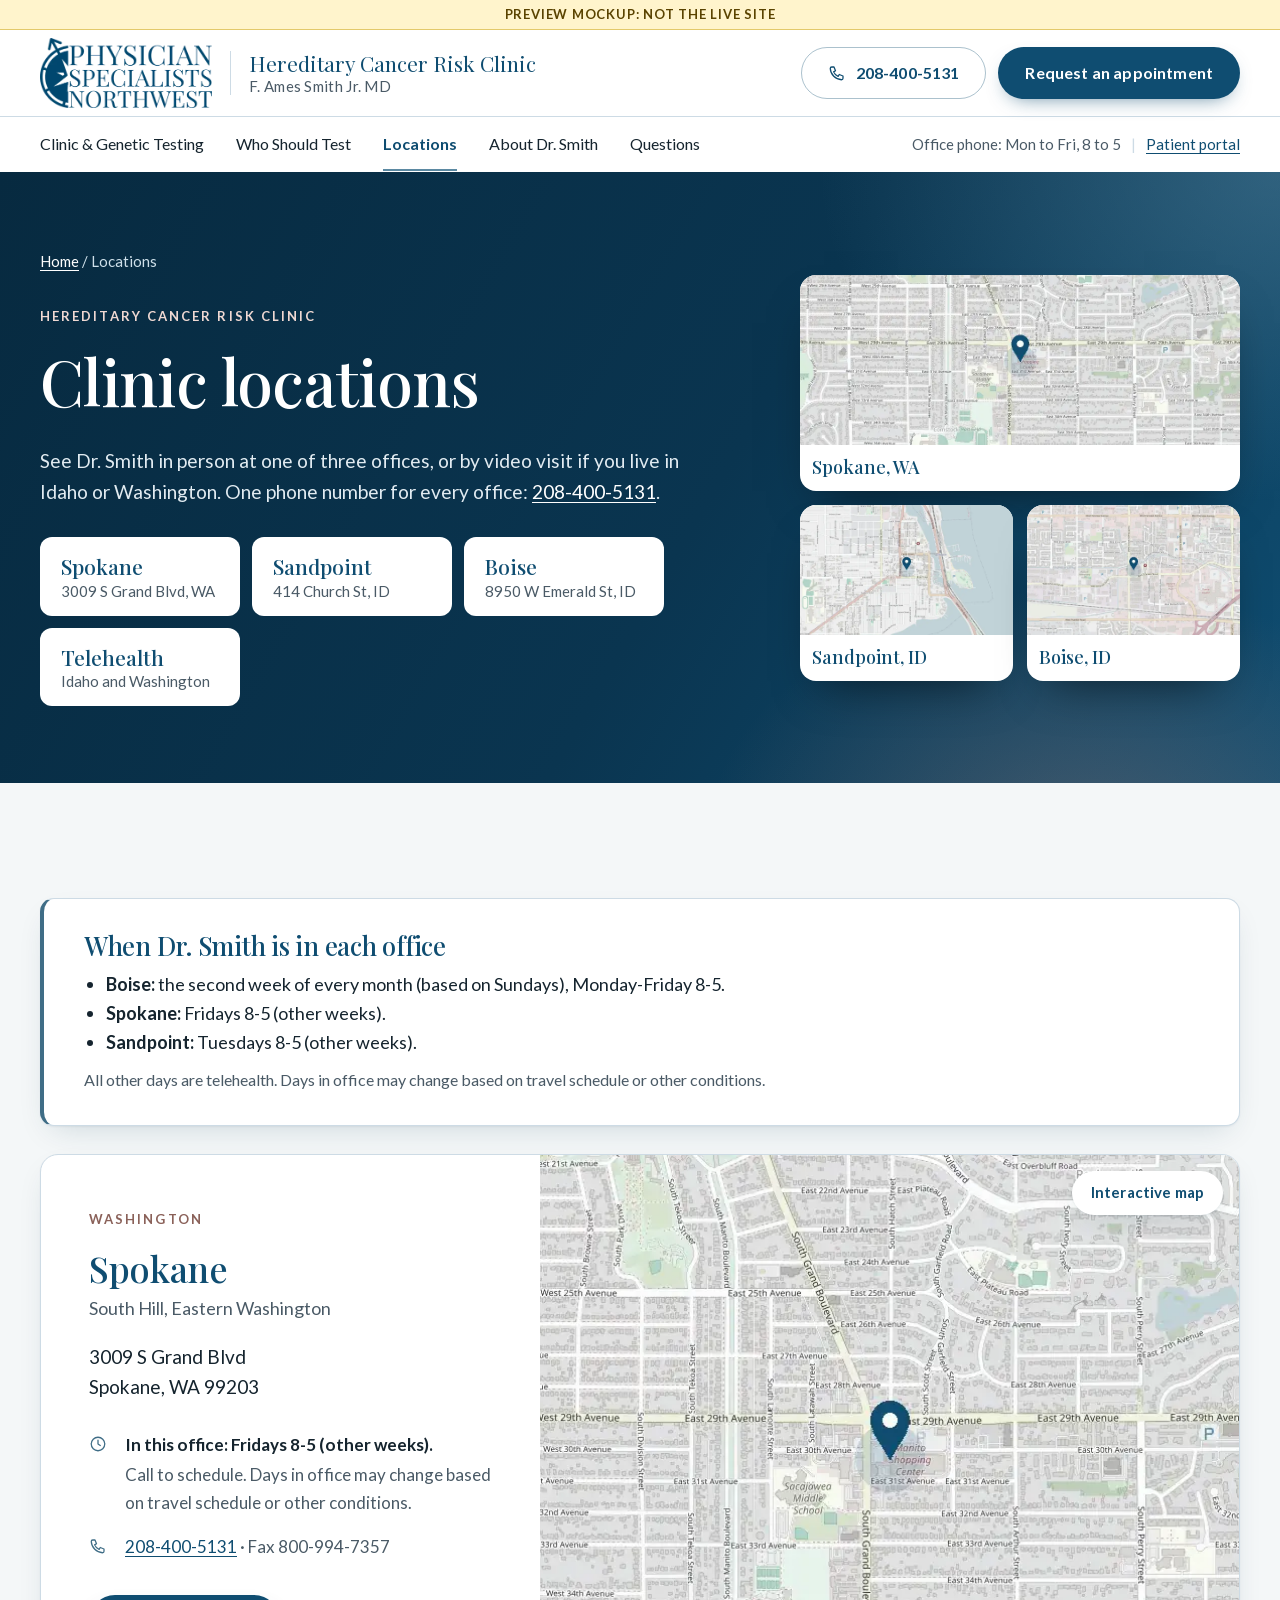
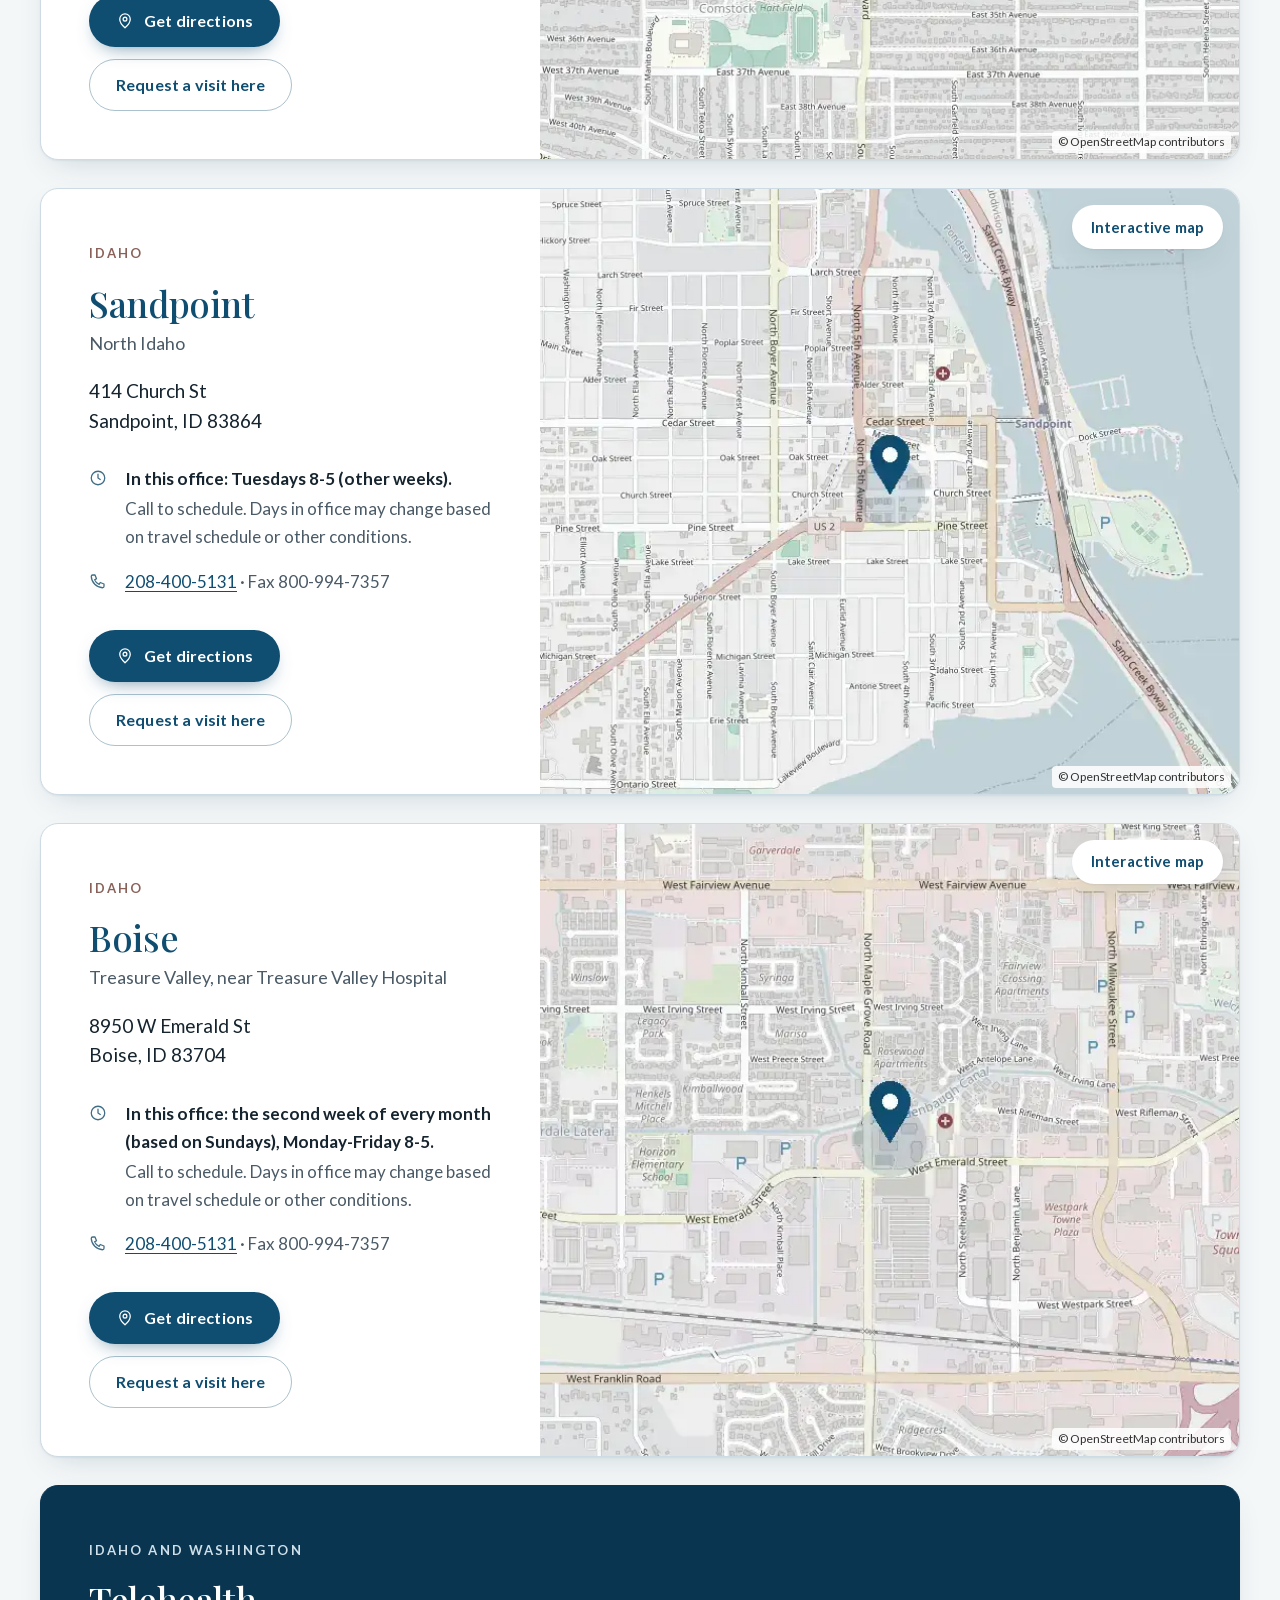
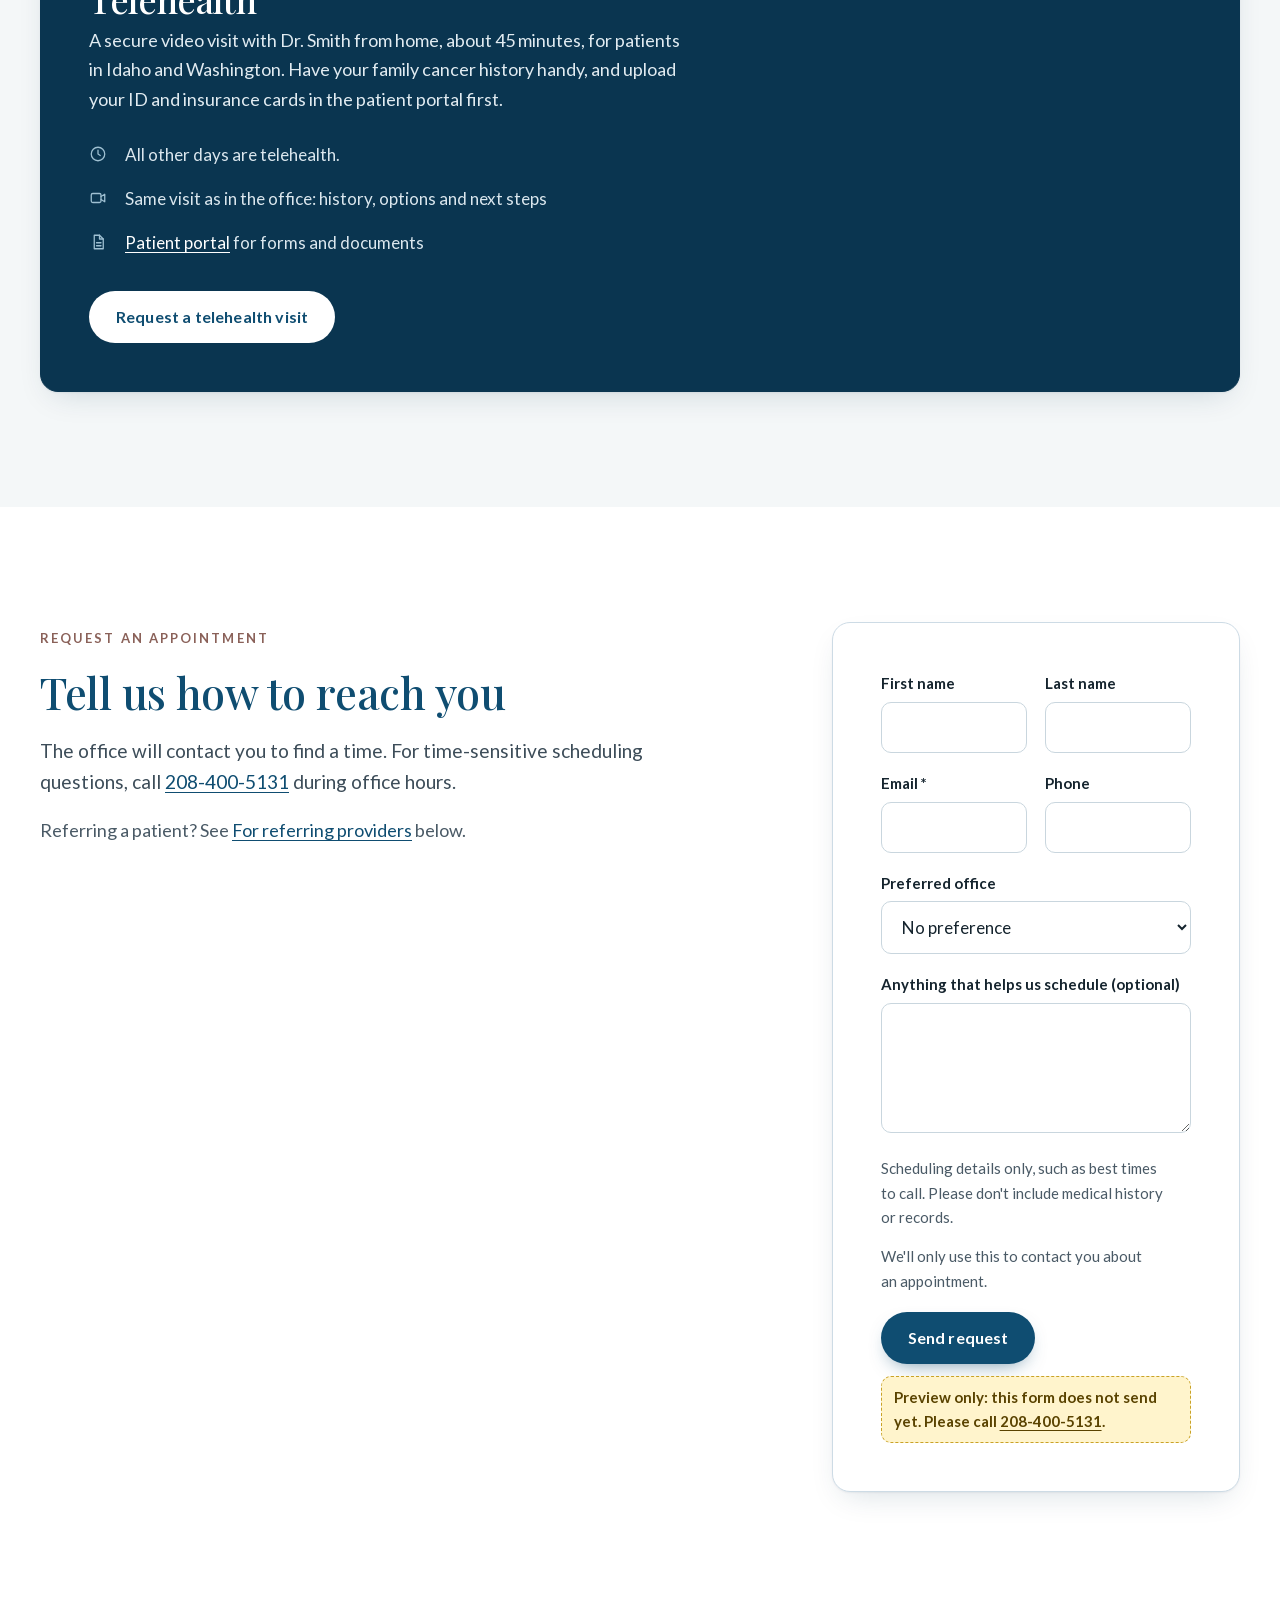
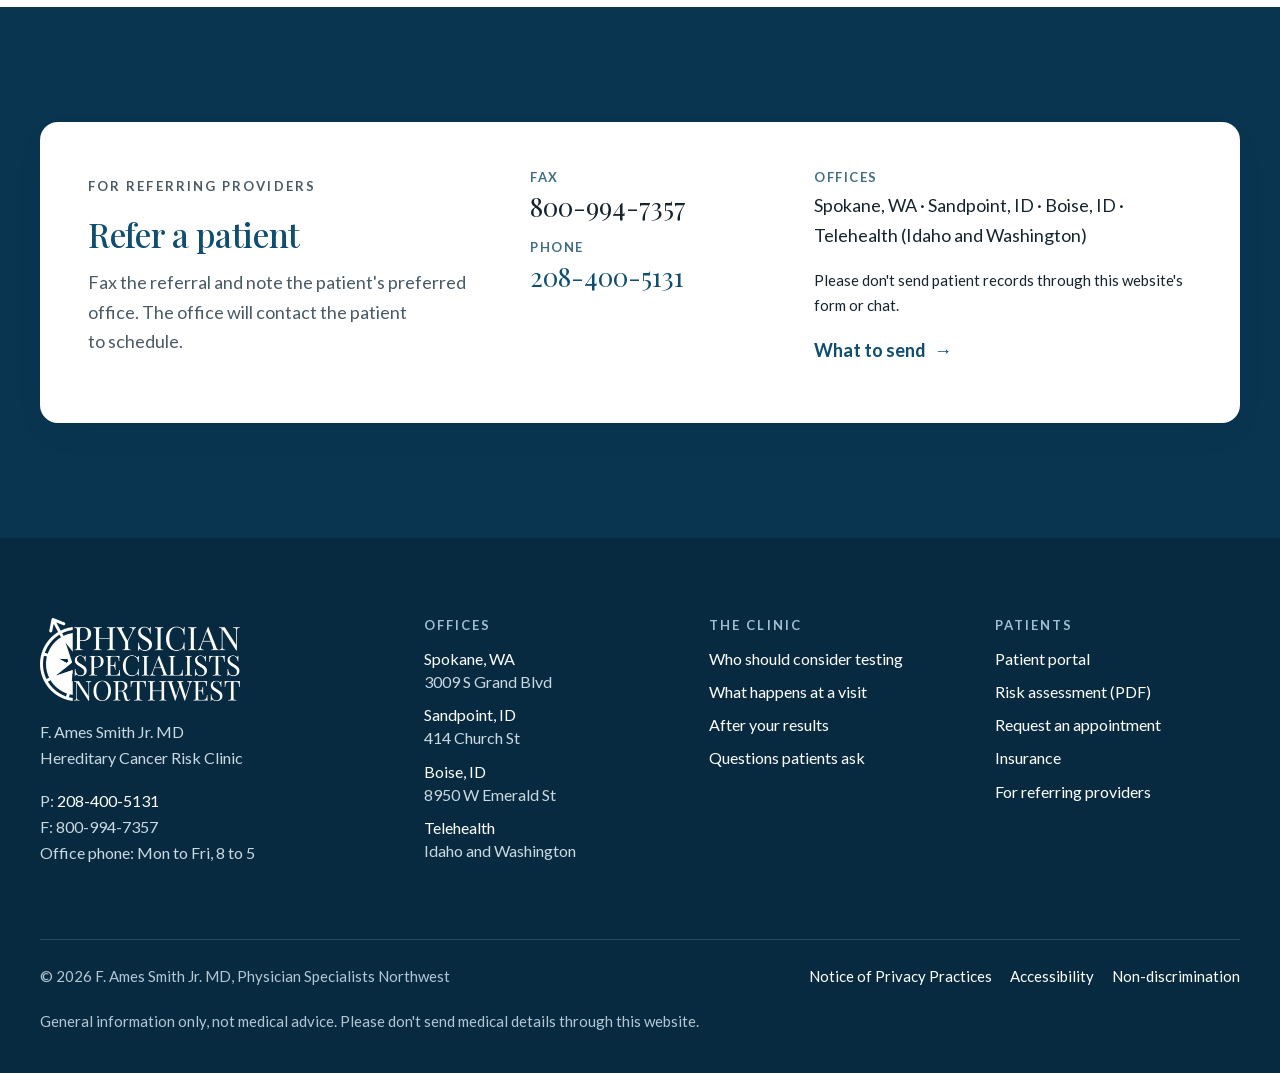
<file: psnw/locations.html>
<!doctype html>
<html lang="en"><head>
<meta charset="utf-8"><meta name="viewport" content="width=device-width, initial-scale=1, viewport-fit=cover">
<title>Locations: Spokane, Sandpoint, Boise and Telehealth | Hereditary Cancer Risk Clinic</title>
<meta name="description" content="Hereditary cancer risk visits with Dr. F. Ames Smith Jr. at 3009 S Grand Blvd, Spokane WA; 414 Church St, Sandpoint ID; 8950 W Emerald St, Boise ID; and by telehealth in Idaho and Washington. Call 208-400-5131.">
<meta name="robots" content="noindex"><!-- MOCKUP: remove noindex at launch -->
<meta name="theme-color" content="#0f4d71">
<meta property="og:type" content="website"><meta property="og:site_name" content="Physician Specialists Northwest">
<meta property="og:title" content="Locations: Spokane, Sandpoint, Boise and Telehealth | Hereditary Cancer Risk Clinic"><meta property="og:description" content="Hereditary cancer risk visits with Dr. F. Ames Smith Jr. at 3009 S Grand Blvd, Spokane WA; 414 Church St, Sandpoint ID; 8950 W Emerald St, Boise ID; and by telehealth in Idaho and Washington. Call 208-400-5131.">
<meta property="og:url" content="https://goldwareos.github.io/goldware-previews/psnw/locations.html"><meta property="og:image" content="https://goldwareos.github.io/goldware-previews/psnw/assets/img/share-1200x630.jpg">
<meta property="og:image:width" content="1200"><meta property="og:image:height" content="630"><meta property="og:image:alt" content="Hereditary Cancer Risk Clinic, Physician Specialists Northwest, with Dr. F. Ames Smith Jr.">
<meta name="twitter:card" content="summary_large_image"><meta name="twitter:title" content="Locations: Spokane, Sandpoint, Boise and Telehealth | Hereditary Cancer Risk Clinic"><meta name="twitter:description" content="Hereditary cancer risk visits with Dr. F. Ames Smith Jr. at 3009 S Grand Blvd, Spokane WA; 414 Church St, Sandpoint ID; 8950 W Emerald St, Boise ID; and by telehealth in Idaho and Washington. Call 208-400-5131."><meta name="twitter:image" content="https://goldwareos.github.io/goldware-previews/psnw/assets/img/share-1200x630.jpg">
<link rel="preload" href="assets/fonts/PlayfairDisplay-normal-400-700.woff2" as="font" type="font/woff2" crossorigin>
<link rel="preload" href="assets/fonts/Lato-normal-400.woff2" as="font" type="font/woff2" crossorigin>

<link rel="icon" href="assets/img/favicon.png" type="image/png">
<script>addEventListener('pagereveal',function(e){document.documentElement.dataset.vt=e.viewTransition?'1':'0'})</script>
<script type="speculationrules">{"prerender": [{"where": {"and": [{"selector_matches": "a[href$='.html'], a[href*='.html?'], a[href*='.html#']"}, {"not": {"selector_matches": "a[href^='http'], a[href^='tel:'], a[target]"}}]}, "eagerness": "moderate"}]}</script>
<link rel="stylesheet" href="assets/css/site.css?v=30b60d39">
<script type="application/ld+json">{"@context": "https://schema.org", "@graph": [{"@type": "MedicalClinic", "@id": "https://physicianspecialistsnw.com/locations#spokane", "name": "Hereditary Cancer Risk Clinic, Spokane", "parentOrganization": {"@id": "https://physicianspecialistsnw.com/#org"}, "telephone": "+1-208-400-5131", "faxNumber": "+1-800-994-7357", "address": {"@type": "PostalAddress", "streetAddress": "3009 S Grand Blvd", "addressLocality": "Spokane", "addressRegion": "WA", "postalCode": "99203", "addressCountry": "US"}, "medicalSpecialty": "Genetic", "employee": {"@id": "https://physicianspecialistsnw.com/#dr-smith"}, "isAcceptingNewPatients": true, "openingHoursSpecification": [{"@type": "OpeningHoursSpecification", "dayOfWeek": ["Monday", "Tuesday", "Wednesday", "Thursday", "Friday"], "opens": "08:00", "closes": "17:00", "description": "By appointment."}], "description": "By appointment. Dr. Smith is in the Spokane office: Fridays 8-5 (other weeks). All other days are telehealth. Days in office may change based on travel schedule or other conditions.", "geo": {"@type": "GeoCoordinates", "latitude": 47.627069, "longitude": -117.400809}}, {"@type": "MedicalClinic", "@id": "https://physicianspecialistsnw.com/locations#sandpoint", "name": "Hereditary Cancer Risk Clinic, Sandpoint", "parentOrganization": {"@id": "https://physicianspecialistsnw.com/#org"}, "telephone": "+1-208-400-5131", "faxNumber": "+1-800-994-7357", "address": {"@type": "PostalAddress", "streetAddress": "414 Church St", "addressLocality": "Sandpoint", "addressRegion": "ID", "postalCode": "83864", "addressCountry": "US"}, "medicalSpecialty": "Genetic", "employee": {"@id": "https://physicianspecialistsnw.com/#dr-smith"}, "isAcceptingNewPatients": true, "openingHoursSpecification": [{"@type": "OpeningHoursSpecification", "dayOfWeek": ["Monday", "Tuesday", "Wednesday", "Thursday", "Friday"], "opens": "08:00", "closes": "17:00", "description": "By appointment."}], "description": "By appointment. Dr. Smith is in the Sandpoint office: Tuesdays 8-5 (other weeks). All other days are telehealth. Days in office may change based on travel schedule or other conditions.", "geo": {"@type": "GeoCoordinates", "latitude": 48.2741097, "longitude": -116.5521827}}, {"@type": "MedicalClinic", "@id": "https://physicianspecialistsnw.com/locations#boise", "name": "Hereditary Cancer Risk Clinic, Boise", "parentOrganization": {"@id": "https://physicianspecialistsnw.com/#org"}, "telephone": "+1-208-400-5131", "faxNumber": "+1-800-994-7357", "address": {"@type": "PostalAddress", "streetAddress": "8950 W Emerald St", "addressLocality": "Boise", "addressRegion": "ID", "postalCode": "83704", "addressCountry": "US"}, "medicalSpecialty": "Genetic", "employee": {"@id": "https://physicianspecialistsnw.com/#dr-smith"}, "isAcceptingNewPatients": true, "openingHoursSpecification": [{"@type": "OpeningHoursSpecification", "dayOfWeek": ["Monday", "Tuesday", "Wednesday", "Thursday", "Friday"], "opens": "08:00", "closes": "17:00", "description": "By appointment."}], "description": "By appointment. Dr. Smith is in the Boise office: the second week of every month (based on Sundays), Monday-Friday 8-5. All other days are telehealth. Days in office may change based on travel schedule or other conditions.", "geo": {"@type": "GeoCoordinates", "latitude": 43.6119471, "longitude": -116.2933028}}, {"@type": "Physician", "@id": "https://physicianspecialistsnw.com/#dr-smith", "name": "F. Ames Smith Jr., MD", "medicalSpecialty": ["Genetic", "Oncologic"], "telephone": "+1-208-400-5131", "url": "https://physicianspecialistsnw.com/about", "image": "https://physicianspecialistsnw.com/assets/img/dr-smith-700.webp", "alumniOf": [{"@type": "CollegeOrUniversity", "name": "University of Texas Medical Branch at Galveston"}, {"@type": "CollegeOrUniversity", "name": "Baylor College of Medicine"}], "sameAs": ["https://www.healthgrades.com/physician/dr-floyd-smith-yjs8w", "https://doximity.com/pub/floyd-smith-md-17cbc64e", "https://linkedin.com/in/f-ames-smith-jr-md-5452a832", "https://independentdocsid.com/f-ames-smith-jr-md"], "hasCredential": [{"@type": "EducationalOccupationalCredential", "credentialCategory": "degree", "name": "Doctor of Medicine (MD)", "recognizedBy": {"@type": "CollegeOrUniversity", "name": "University of Texas Medical Branch at Galveston"}}, {"@type": "EducationalOccupationalCredential", "credentialCategory": "Board certification", "name": "Board certified, American Board of Surgery", "recognizedBy": {"@type": "Organization", "name": "American Board of Surgery"}}], "worksFor": {"@id": "https://physicianspecialistsnw.com/#org"}}, {"@type": "MedicalOrganization", "@id": "https://physicianspecialistsnw.com/#org", "name": "Physician Specialists Northwest", "url": "https://physicianspecialistsnw.com/", "logo": "https://assets.cdn.filesafe.space/t2vMjWB3c8cz5rl9CGtm/media/6ad335c3cd7225ed37a53813.webp", "telephone": "+1-208-400-5131", "faxNumber": "+1-800-994-7357"}]}</script>
</head><body>
<a class="skip" href="#main">Skip to content</a>
<aside class="mock-strip" aria-label="Preview notice">Preview mockup: not the live site</aside>
<header class="site-top"><div class="site-header"><div class="wrap">
<a class="brand" href="index.html"><img src="assets/img/logo-navy-400.webp" width="400" height="166" alt=""><span class="lockup"><img class="mini-mark" src="assets/img/mark-96.webp" width="28" height="28" alt=""><b>Hereditary Cancer Risk Clinic</b><span>F. Ames Smith Jr. MD</span></span></a>
<div class="header-cta"><a class="btn btn-outline" href="tel:+12084005131"><svg class="" viewBox="0 0 24 24" fill="none" stroke="currentColor" stroke-width="1.7" stroke-linecap="round" stroke-linejoin="round" aria-hidden="true"><path d="M5 4h3l2 5-2.5 1.5a11 11 0 0 0 6 6L15 14l5 2v3a2 2 0 0 1-2 2A16 16 0 0 1 3 6a2 2 0 0 1 2-2"/></svg>208-400-5131</a><a class="btn btn-primary" href="request.html">Request an appointment</a></div>
<button class="menu-toggle" type="button" aria-expanded="false" aria-controls="mobile-nav"><svg class="i-open" viewBox="0 0 24 24" fill="none" stroke="currentColor" stroke-width="1.7" stroke-linecap="round" stroke-linejoin="round" aria-hidden="true"><path d="M4 7h16M4 12h16M4 17h16"/></svg><svg class="i-close" viewBox="0 0 24 24" fill="none" stroke="currentColor" stroke-width="1.7" stroke-linecap="round" stroke-linejoin="round" aria-hidden="true"><path d="M6 6l12 12M18 6 6 18"/></svg><span class="label">Menu</span></button>
</div>
<div class="nav-row"><div class="wrap"><nav class="nav" aria-label="Main"><ul><li><a href="clinic.html">Clinic &amp; Genetic Testing</a></li><li><a href="clinic.html#who">Who Should Test</a></li><li><a href="locations.html" aria-current="page">Locations</a></li><li><a href="about.html">About Dr. Smith</a></li><li><a href="faq.html">Questions</a></li></ul></nav>
<p class="nav-meta">Office phone: Mon to Fri, 8 to 5<span class="sep">|</span><a href="https://pp-wfe-999.advancedmd.com/157589/account/logon">Patient portal</a></p><a class="btn btn-primary nav-cta" href="request.html">Request an appointment</a></div></div>
</div></header>
<div class="mobile-nav" id="mobile-nav"><ul><li><a href="index.html">Home</a></li><li><a href="clinic.html">Clinic &amp; Genetic Testing</a></li><li><a href="clinic.html#who">Who Should Test</a></li><li><a href="locations.html">Locations</a></li><li><a href="about.html">About Dr. Smith</a></li><li><a href="faq.html">Questions</a></li></ul>
<a class="btn btn-primary" href="request.html">Request an appointment</a><a class="btn btn-outline" href="tel:+12084005131"><svg class="" viewBox="0 0 24 24" fill="none" stroke="currentColor" stroke-width="1.7" stroke-linecap="round" stroke-linejoin="round" aria-hidden="true"><path d="M5 4h3l2 5-2.5 1.5a11 11 0 0 0 6 6L15 14l5 2v3a2 2 0 0 1-2 2A16 16 0 0 1 3 6a2 2 0 0 1 2-2"/></svg>Call 208-400-5131</a>
<p style="margin-top:22px;color:var(--muted);font-size:15px">Office phone: Mon to Fri, 8 to 5. <a href="https://pp-wfe-999.advancedmd.com/157589/account/logon">Patient portal</a></p></div>
<main id="main">
<section class="page-hero has-aside"><div class="wrap"><div class="ph-text">
  <p class="crumbs"><a href="index.html">Home</a> / Locations</p><p class="eyebrow">Hereditary Cancer Risk Clinic</p>
  <h1>Clinic locations</h1><p class="lede">See Dr. Smith in person at one of three offices, or by video visit if you live in Idaho or Washington. One phone number for every office: <a href="tel:+12084005131">208-400-5131</a>.</p><ul class="ph-offices"><li><a href="#spokane"><b>Spokane</b><span>3009 S Grand Blvd, WA</span></a></li><li><a href="#sandpoint"><b>Sandpoint</b><span>414 Church St, ID</span></a></li><li><a href="#boise"><b>Boise</b><span>8950 W Emerald St, ID</span></a></li><li><a href="#telehealth"><b>Telehealth</b><span>Idaho and Washington</span></a></li></ul></div><figure class="ph-visual map-trio" aria-hidden="true"><span class="mt mt0"><img src="assets/img/map-spokane.webp" width="960" height="600" alt=""><b>Spokane, WA</b></span><span class="mt mt1"><img src="assets/img/map-sandpoint.webp" width="960" height="600" alt=""><b>Sandpoint, ID</b></span><span class="mt mt2"><img src="assets/img/map-boise.webp" width="960" height="600" alt=""><b>Boise, ID</b></span></figure></div></section>
<section class="section mist"><div class="wrap office-grid">
<div class="sched reveal" id="schedule"><h2>When Dr. Smith is in each office</h2><ul><li><b>Boise:</b> the second week of every month (based on Sundays), Monday-Friday 8-5.</li><li><b>Spokane:</b> Fridays 8-5 (other weeks).</li><li><b>Sandpoint:</b> Tuesdays 8-5 (other weeks).</li></ul><p>All other days are telehealth. Days in office may change based on travel schedule or other conditions.</p></div>
<article class="office reveal" id="spokane"><div class="info">
  <p class="eyebrow">Washington</p><h2>Spokane</h2><p style="color:var(--muted);margin:0">South Hill, Eastern Washington</p>
  <address>3009 S Grand Blvd<br>Spokane, WA 99203</address>
  <ul class="facts"><li><svg class="" viewBox="0 0 24 24" fill="none" stroke="currentColor" stroke-width="1.7" stroke-linecap="round" stroke-linejoin="round" aria-hidden="true"><circle cx="12" cy="12" r="9"/><path d="M12 7v5l3 2"/></svg><span><b class="days">In this office: Fridays 8-5 (other weeks).</b> Call to schedule. Days in office may change based on travel schedule or other conditions.</span></li><li><svg class="" viewBox="0 0 24 24" fill="none" stroke="currentColor" stroke-width="1.7" stroke-linecap="round" stroke-linejoin="round" aria-hidden="true"><path d="M5 4h3l2 5-2.5 1.5a11 11 0 0 0 6 6L15 14l5 2v3a2 2 0 0 1-2 2A16 16 0 0 1 3 6a2 2 0 0 1 2-2"/></svg><span><a href="tel:+12084005131">208-400-5131</a> &middot; Fax <span class="nowrap">800-994-7357</span></span></li></ul>
  <div class="actions"><a class="btn btn-primary" href="https://www.google.com/maps/dir/?api=1&destination=3009+S+Grand+Blvd,+Spokane,+WA+99203"><svg class="" viewBox="0 0 24 24" fill="none" stroke="currentColor" stroke-width="1.7" stroke-linecap="round" stroke-linejoin="round" aria-hidden="true"><path d="M12 21s-7-6.2-7-11.5A7 7 0 0 1 19 9.5C19 14.8 12 21 12 21z"/><circle cx="12" cy="9.5" r="2.5"/></svg>Get directions</a><a class="btn btn-outline" href="request.html?office=spokane">Request a visit here</a></div>
</div><div class="map-static" data-src="https://maps.google.com/maps?q=3009+S+Grand+Blvd,+Spokane+WA+99203&amp;z=15&amp;output=embed" data-title="Interactive map of the Spokane office">
  <a class="map-link" href="https://www.google.com/maps/dir/?api=1&destination=3009+S+Grand+Blvd,+Spokane,+WA+99203"><img src="assets/img/map-spokane.webp" width="960" height="600" alt="Street map around 3009 S Grand Blvd, Spokane, WA. Opens directions in Google Maps." loading="lazy"></a>
  <button class="btn btn-light mf-btn" type="button">Interactive map</button><span class="map-attr">&copy; OpenStreetMap contributors</span></div></article><article class="office reveal" id="sandpoint"><div class="info">
  <p class="eyebrow">Idaho</p><h2>Sandpoint</h2><p style="color:var(--muted);margin:0">North Idaho</p>
  <address>414 Church St<br>Sandpoint, ID 83864</address>
  <ul class="facts"><li><svg class="" viewBox="0 0 24 24" fill="none" stroke="currentColor" stroke-width="1.7" stroke-linecap="round" stroke-linejoin="round" aria-hidden="true"><circle cx="12" cy="12" r="9"/><path d="M12 7v5l3 2"/></svg><span><b class="days">In this office: Tuesdays 8-5 (other weeks).</b> Call to schedule. Days in office may change based on travel schedule or other conditions.</span></li><li><svg class="" viewBox="0 0 24 24" fill="none" stroke="currentColor" stroke-width="1.7" stroke-linecap="round" stroke-linejoin="round" aria-hidden="true"><path d="M5 4h3l2 5-2.5 1.5a11 11 0 0 0 6 6L15 14l5 2v3a2 2 0 0 1-2 2A16 16 0 0 1 3 6a2 2 0 0 1 2-2"/></svg><span><a href="tel:+12084005131">208-400-5131</a> &middot; Fax <span class="nowrap">800-994-7357</span></span></li></ul>
  <div class="actions"><a class="btn btn-primary" href="https://www.google.com/maps/dir/?api=1&destination=414+Church+St,+Sandpoint,+ID+83864"><svg class="" viewBox="0 0 24 24" fill="none" stroke="currentColor" stroke-width="1.7" stroke-linecap="round" stroke-linejoin="round" aria-hidden="true"><path d="M12 21s-7-6.2-7-11.5A7 7 0 0 1 19 9.5C19 14.8 12 21 12 21z"/><circle cx="12" cy="9.5" r="2.5"/></svg>Get directions</a><a class="btn btn-outline" href="request.html?office=sandpoint">Request a visit here</a></div>
</div><div class="map-static" data-src="https://maps.google.com/maps?q=414+Church+St,+Sandpoint+ID+83864&amp;z=15&amp;output=embed" data-title="Interactive map of the Sandpoint office">
  <a class="map-link" href="https://www.google.com/maps/dir/?api=1&destination=414+Church+St,+Sandpoint,+ID+83864"><img src="assets/img/map-sandpoint.webp" width="960" height="600" alt="Street map around 414 Church St, Sandpoint, ID. Opens directions in Google Maps." loading="lazy"></a>
  <button class="btn btn-light mf-btn" type="button">Interactive map</button><span class="map-attr">&copy; OpenStreetMap contributors</span></div></article><article class="office reveal" id="boise"><div class="info">
  <p class="eyebrow">Idaho</p><h2>Boise</h2><p style="color:var(--muted);margin:0">Treasure Valley, near Treasure Valley Hospital</p>
  <address>8950 W Emerald St<br>Boise, ID 83704</address>
  <ul class="facts"><li><svg class="" viewBox="0 0 24 24" fill="none" stroke="currentColor" stroke-width="1.7" stroke-linecap="round" stroke-linejoin="round" aria-hidden="true"><circle cx="12" cy="12" r="9"/><path d="M12 7v5l3 2"/></svg><span><b class="days">In this office: the second week of every month (based on Sundays), Monday-Friday 8-5.</b> Call to schedule. Days in office may change based on travel schedule or other conditions.</span></li><li><svg class="" viewBox="0 0 24 24" fill="none" stroke="currentColor" stroke-width="1.7" stroke-linecap="round" stroke-linejoin="round" aria-hidden="true"><path d="M5 4h3l2 5-2.5 1.5a11 11 0 0 0 6 6L15 14l5 2v3a2 2 0 0 1-2 2A16 16 0 0 1 3 6a2 2 0 0 1 2-2"/></svg><span><a href="tel:+12084005131">208-400-5131</a> &middot; Fax <span class="nowrap">800-994-7357</span></span></li></ul>
  <div class="actions"><a class="btn btn-primary" href="https://www.google.com/maps/dir/?api=1&destination=8950+W+Emerald+St,+Boise,+ID+83704"><svg class="" viewBox="0 0 24 24" fill="none" stroke="currentColor" stroke-width="1.7" stroke-linecap="round" stroke-linejoin="round" aria-hidden="true"><path d="M12 21s-7-6.2-7-11.5A7 7 0 0 1 19 9.5C19 14.8 12 21 12 21z"/><circle cx="12" cy="9.5" r="2.5"/></svg>Get directions</a><a class="btn btn-outline" href="request.html?office=boise">Request a visit here</a></div>
</div><div class="map-static" data-src="https://maps.google.com/maps?q=8950+W+Emerald+St,+Boise+ID+83704&amp;z=15&amp;output=embed" data-title="Interactive map of the Boise office">
  <a class="map-link" href="https://www.google.com/maps/dir/?api=1&destination=8950+W+Emerald+St,+Boise,+ID+83704"><img src="assets/img/map-boise.webp" width="960" height="600" alt="Street map around 8950 W Emerald St, Boise, ID. Opens directions in Google Maps." loading="lazy"></a>
  <button class="btn btn-light mf-btn" type="button">Interactive map</button><span class="map-attr">&copy; OpenStreetMap contributors</span></div></article>
<article class="office tele reveal" id="telehealth"><div class="info">
  <p class="eyebrow" style="color:#cfe0ea">Idaho and Washington</p><h2>Telehealth</h2>
  <p style="max-width:60ch">A secure video visit with Dr. Smith from home, about 45 minutes, for patients in Idaho and Washington. Have your family cancer history handy, and upload your ID and insurance cards in the patient portal first.</p>
  <ul class="facts"><li><svg class="" viewBox="0 0 24 24" fill="none" stroke="currentColor" stroke-width="1.7" stroke-linecap="round" stroke-linejoin="round" aria-hidden="true"><circle cx="12" cy="12" r="9"/><path d="M12 7v5l3 2"/></svg><span>All other days are telehealth.</span></li><li><svg class="" viewBox="0 0 24 24" fill="none" stroke="currentColor" stroke-width="1.7" stroke-linecap="round" stroke-linejoin="round" aria-hidden="true"><rect x="3" y="6" width="13" height="12" rx="2"/><path d="m16 10 5-3v10l-5-3"/></svg><span>Same visit as in the office: history, options and next steps</span></li><li><svg class="" viewBox="0 0 24 24" fill="none" stroke="currentColor" stroke-width="1.7" stroke-linecap="round" stroke-linejoin="round" aria-hidden="true"><path d="M7 3h7l5 5v13H7z"/><path d="M14 3v5h5M10 13h6M10 17h6"/></svg><span><a href="https://pp-wfe-999.advancedmd.com/157589/account/logon" style="color:#fff">Patient portal</a> for forms and documents</span></li></ul>
  <div class="actions"><a class="btn btn-light" href="request.html?office=telehealth">Request a telehealth visit</a></div>
</div></article>
</div></section>
<section class="section" id="request"><div class="wrap split">
  <div class="reveal"><p class="eyebrow">Request an appointment</p><h2>Tell us how to reach you</h2>
    <p class="lede">The office will contact you to find a time. For time-sensitive scheduling questions, call <a href="tel:+12084005131">208-400-5131</a> during office hours.</p>
    <p style="color:var(--muted)">Referring a patient? See <a href="#referrals">For referring providers</a> below.</p></div>
  <form class="form-card reveal d1" data-mock="1" novalidate aria-label="Request an appointment"><!-- LAUNCH: post to his HighLevel form endpoint (same as the live site) -->
    <div class="form-grid">
      <div><label for="fn">First name</label><input id="fn" name="firstName" autocomplete="given-name"></div>
      <div><label for="ln">Last name</label><input id="ln" name="lastName" autocomplete="family-name"></div>
      <div><label for="em">Email <span aria-hidden="true">*</span></label><input id="em" name="email" type="email" autocomplete="email" required></div>
      <div><label for="ph">Phone</label><input id="ph" name="phone" type="tel" autocomplete="tel"></div>
      <div class="full"><label for="of">Preferred office</label><select id="of" name="office"><option value="spokane">Spokane, WA</option><option value="sandpoint">Sandpoint, ID</option><option value="boise">Boise, ID</option><option value="telehealth">Telehealth (Idaho or Washington)</option><option value="any" selected>No preference</option></select></div>
      <div class="full"><label for="ms">Anything that helps us schedule (optional)</label><textarea id="ms" name="message" aria-describedby="ms-hint"></textarea><p class="form-note" id="ms-hint">Scheduling details only, such as best times to call. Please don't include medical history or records.</p></div>
      <div class="hp" aria-hidden="true"><label for="ws">Website</label><input id="ws" name="website" tabindex="-1" autocomplete="off"></div>
    </div>
    <p class="form-note">We'll only use this to contact you about an appointment.</p>
    <div class="submit-row"><button class="btn btn-primary" type="submit">Send request</button><p class="preview-note">Preview only: this form does not send yet. Please call <a href="tel:+12084005131">208-400-5131</a>.</p></div>
    <p class="form-status" role="status" aria-live="polite"></p>
  </form>
</div></section>
<section class="section band-navy"><div class="wrap"><section class="referral reveal" id="referrals" aria-labelledby="ref-h"><div class="ref-head"><p class="eyebrow">For referring providers</p><h2 id="ref-h">Refer a patient</h2>
  <p>Fax the referral and note the patient's preferred office. The office will contact the patient to schedule.</p></div>
  <div class="ref-grid"><div><h3>Fax</h3><p class="ref-big"><span class="nowrap">800-994-7357</span></p><h3>Phone</h3><p class="ref-big"><a href="tel:+12084005131">208-400-5131</a></p></div>
  <div><h3>Offices</h3><p>Spokane, WA · Sandpoint, ID · Boise, ID · Telehealth (Idaho and Washington)</p><p class="form-note">Please don't send patient records through this website's form or chat.</p><a class="link-arrow" href="clinic.html#referrals">What to send</a></div></div></section></div></section>

</main>
<footer class="site-footer"><div class="wrap"><div class="cols">
<div><img src="assets/img/logo-white-400.webp" width="400" height="166" alt="Physician Specialists Northwest" loading="lazy">
<p>F. Ames Smith Jr. MD<br>Hereditary Cancer Risk Clinic</p><p>P: <a href="tel:+12084005131">208-400-5131</a><br>F: <span class="nowrap">800-994-7357</span><br>Office phone: Mon to Fri, 8 to 5</p></div>
<div><h3>Offices</h3><ul><li><a href="locations.html#spokane">Spokane, WA</a><br>3009 S Grand Blvd</li><li><a href="locations.html#sandpoint">Sandpoint, ID</a><br>414 Church St</li><li><a href="locations.html#boise">Boise, ID</a><br>8950 W Emerald St</li><li><a href="locations.html#telehealth">Telehealth</a><br>Idaho and Washington</li></ul></div>
<div><h3>The clinic</h3><ul><li><a href="clinic.html#who">Who should consider testing</a></li><li><a href="clinic.html#visit">What happens at a visit</a></li><li><a href="clinic.html#after">After your results</a></li><li><a href="faq.html">Questions patients ask</a></li></ul></div>
<div><h3>Patients</h3><ul><li><a href="https://pp-wfe-999.advancedmd.com/157589/account/logon">Patient portal</a></li><li><a href="https://assets.cdn.filesafe.space/t2vMjWB3c8cz5rl9CGtm/media/6a6a5ecaeb781ab262b38d50.pdf">Risk assessment (PDF)</a></li><li><a href="request.html">Request an appointment</a></li><li><a href="faq.html#insurance">Insurance</a></li><li><a href="clinic.html#referrals">For referring providers</a></li></ul></div>
</div><div class="legal"><span>&copy; 2026 F. Ames Smith Jr. MD, Physician Specialists Northwest</span><span class="legal-links"><a href="legal.html#privacy">Notice of Privacy Practices</a><a href="legal.html#accessibility">Accessibility</a><a href="legal.html#nondiscrimination">Non-discrimination</a></span><span>General information only, not medical advice. Please don't send medical details through this website.</span></div></div></footer>
<nav class="action-bar" aria-label="Quick actions"><a class="btn btn-outline" href="tel:+12084005131"><svg class="" viewBox="0 0 24 24" fill="none" stroke="currentColor" stroke-width="1.7" stroke-linecap="round" stroke-linejoin="round" aria-hidden="true"><path d="M5 4h3l2 5-2.5 1.5a11 11 0 0 0 6 6L15 14l5 2v3a2 2 0 0 1-2 2A16 16 0 0 1 3 6a2 2 0 0 1 2-2"/></svg>Call</a><a class="btn btn-primary" href="request.html">Request an appointment</a></nav>
<script src="assets/js/site.js?v=d247cc7e" defer></script>
</body></html>
</file>
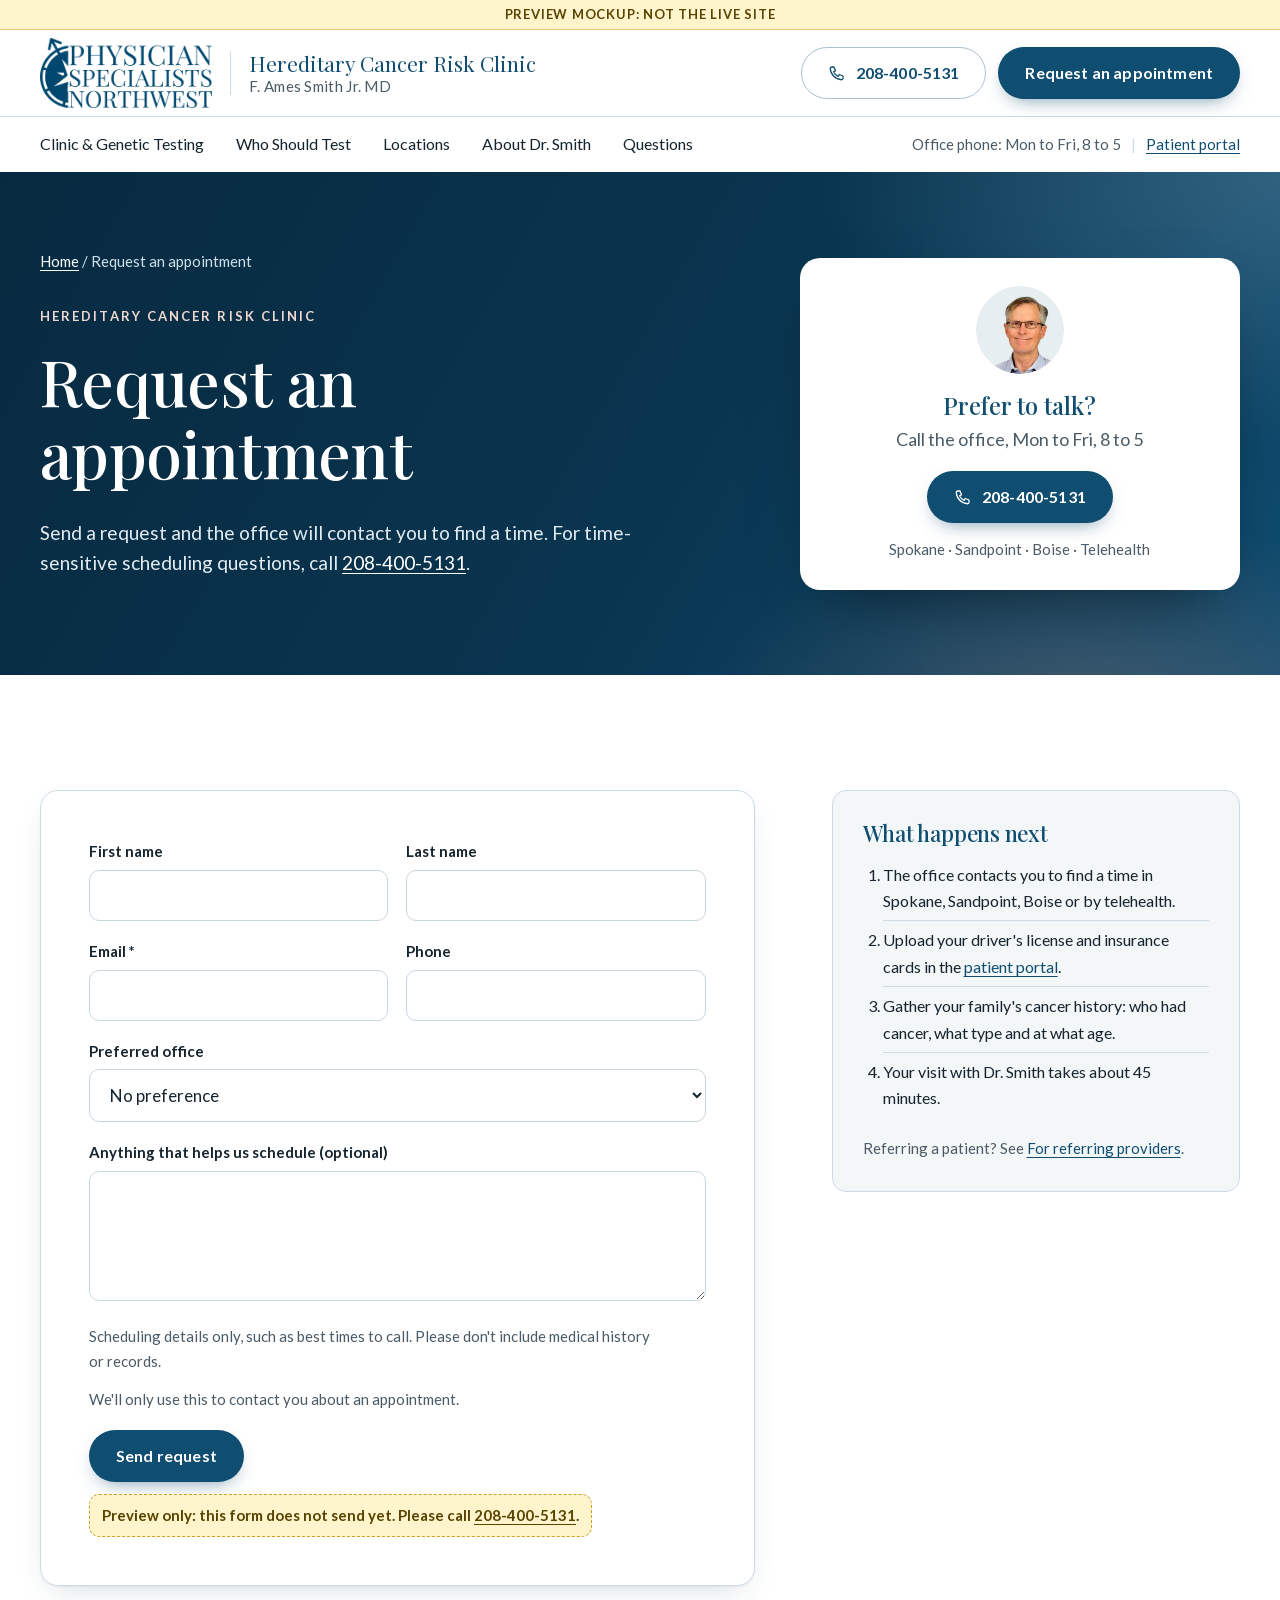
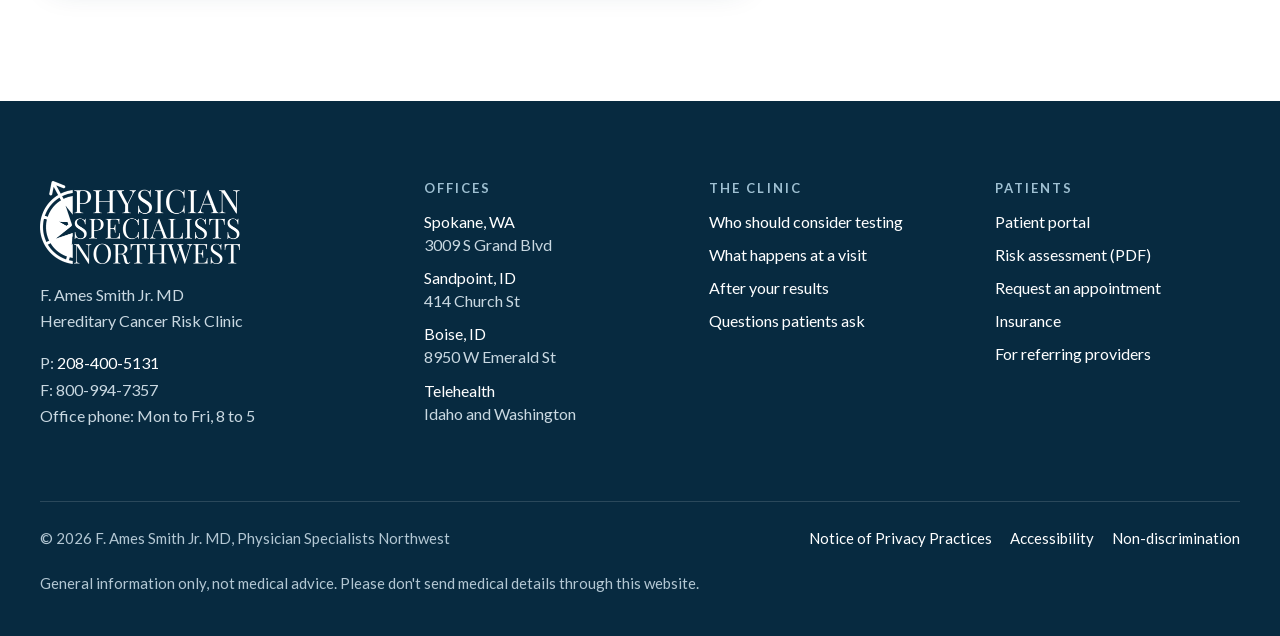
<file: psnw/request.html>
<!doctype html>
<html lang="en"><head>
<meta charset="utf-8"><meta name="viewport" content="width=device-width, initial-scale=1, viewport-fit=cover">
<title>Request an Appointment | Hereditary Cancer Risk Clinic | Spokane, Sandpoint, Boise</title>
<meta name="description" content="Request an appointment with Dr. F. Ames Smith Jr. at the Hereditary Cancer Risk Clinic in Spokane, Sandpoint or Boise, or by telehealth in Idaho and Washington.">
<meta name="robots" content="noindex"><!-- MOCKUP: remove noindex at launch -->
<meta name="theme-color" content="#0f4d71">
<meta property="og:type" content="website"><meta property="og:site_name" content="Physician Specialists Northwest">
<meta property="og:title" content="Request an Appointment | Hereditary Cancer Risk Clinic | Spokane, Sandpoint, Boise"><meta property="og:description" content="Request an appointment with Dr. F. Ames Smith Jr. at the Hereditary Cancer Risk Clinic in Spokane, Sandpoint or Boise, or by telehealth in Idaho and Washington.">
<meta property="og:url" content="https://goldwareos.github.io/goldware-previews/psnw/request.html"><meta property="og:image" content="https://goldwareos.github.io/goldware-previews/psnw/assets/img/share-1200x630.jpg">
<meta property="og:image:width" content="1200"><meta property="og:image:height" content="630"><meta property="og:image:alt" content="Hereditary Cancer Risk Clinic, Physician Specialists Northwest, with Dr. F. Ames Smith Jr.">
<meta name="twitter:card" content="summary_large_image"><meta name="twitter:title" content="Request an Appointment | Hereditary Cancer Risk Clinic | Spokane, Sandpoint, Boise"><meta name="twitter:description" content="Request an appointment with Dr. F. Ames Smith Jr. at the Hereditary Cancer Risk Clinic in Spokane, Sandpoint or Boise, or by telehealth in Idaho and Washington."><meta name="twitter:image" content="https://goldwareos.github.io/goldware-previews/psnw/assets/img/share-1200x630.jpg">
<link rel="preload" href="assets/fonts/PlayfairDisplay-normal-400-700.woff2" as="font" type="font/woff2" crossorigin>
<link rel="preload" href="assets/fonts/Lato-normal-400.woff2" as="font" type="font/woff2" crossorigin>

<link rel="icon" href="assets/img/favicon.png" type="image/png">
<script>addEventListener('pagereveal',function(e){document.documentElement.dataset.vt=e.viewTransition?'1':'0'})</script>
<script type="speculationrules">{"prerender": [{"where": {"and": [{"selector_matches": "a[href$='.html'], a[href*='.html?'], a[href*='.html#']"}, {"not": {"selector_matches": "a[href^='http'], a[href^='tel:'], a[target]"}}]}, "eagerness": "moderate"}]}</script>
<link rel="stylesheet" href="assets/css/site.css?v=30b60d39">
<script type="application/ld+json">{"@context": "https://schema.org", "@graph": [{"@type": "Physician", "@id": "https://physicianspecialistsnw.com/#dr-smith", "name": "F. Ames Smith Jr., MD", "medicalSpecialty": ["Genetic", "Oncologic"], "telephone": "+1-208-400-5131", "url": "https://physicianspecialistsnw.com/about", "image": "https://physicianspecialistsnw.com/assets/img/dr-smith-700.webp", "alumniOf": [{"@type": "CollegeOrUniversity", "name": "University of Texas Medical Branch at Galveston"}, {"@type": "CollegeOrUniversity", "name": "Baylor College of Medicine"}], "sameAs": ["https://www.healthgrades.com/physician/dr-floyd-smith-yjs8w", "https://doximity.com/pub/floyd-smith-md-17cbc64e", "https://linkedin.com/in/f-ames-smith-jr-md-5452a832", "https://independentdocsid.com/f-ames-smith-jr-md"], "hasCredential": [{"@type": "EducationalOccupationalCredential", "credentialCategory": "degree", "name": "Doctor of Medicine (MD)", "recognizedBy": {"@type": "CollegeOrUniversity", "name": "University of Texas Medical Branch at Galveston"}}, {"@type": "EducationalOccupationalCredential", "credentialCategory": "Board certification", "name": "Board certified, American Board of Surgery", "recognizedBy": {"@type": "Organization", "name": "American Board of Surgery"}}], "worksFor": {"@id": "https://physicianspecialistsnw.com/#org"}}, {"@type": "MedicalOrganization", "@id": "https://physicianspecialistsnw.com/#org", "name": "Physician Specialists Northwest", "url": "https://physicianspecialistsnw.com/", "logo": "https://assets.cdn.filesafe.space/t2vMjWB3c8cz5rl9CGtm/media/6ad335c3cd7225ed37a53813.webp", "telephone": "+1-208-400-5131", "faxNumber": "+1-800-994-7357"}]}</script>
</head><body>
<a class="skip" href="#main">Skip to content</a>
<aside class="mock-strip" aria-label="Preview notice">Preview mockup: not the live site</aside>
<header class="site-top"><div class="site-header"><div class="wrap">
<a class="brand" href="index.html"><img src="assets/img/logo-navy-400.webp" width="400" height="166" alt=""><span class="lockup"><img class="mini-mark" src="assets/img/mark-96.webp" width="28" height="28" alt=""><b>Hereditary Cancer Risk Clinic</b><span>F. Ames Smith Jr. MD</span></span></a>
<div class="header-cta"><a class="btn btn-outline" href="tel:+12084005131"><svg class="" viewBox="0 0 24 24" fill="none" stroke="currentColor" stroke-width="1.7" stroke-linecap="round" stroke-linejoin="round" aria-hidden="true"><path d="M5 4h3l2 5-2.5 1.5a11 11 0 0 0 6 6L15 14l5 2v3a2 2 0 0 1-2 2A16 16 0 0 1 3 6a2 2 0 0 1 2-2"/></svg>208-400-5131</a><a class="btn btn-primary" href="request.html">Request an appointment</a></div>
<button class="menu-toggle" type="button" aria-expanded="false" aria-controls="mobile-nav"><svg class="i-open" viewBox="0 0 24 24" fill="none" stroke="currentColor" stroke-width="1.7" stroke-linecap="round" stroke-linejoin="round" aria-hidden="true"><path d="M4 7h16M4 12h16M4 17h16"/></svg><svg class="i-close" viewBox="0 0 24 24" fill="none" stroke="currentColor" stroke-width="1.7" stroke-linecap="round" stroke-linejoin="round" aria-hidden="true"><path d="M6 6l12 12M18 6 6 18"/></svg><span class="label">Menu</span></button>
</div>
<div class="nav-row"><div class="wrap"><nav class="nav" aria-label="Main"><ul><li><a href="clinic.html">Clinic &amp; Genetic Testing</a></li><li><a href="clinic.html#who">Who Should Test</a></li><li><a href="locations.html">Locations</a></li><li><a href="about.html">About Dr. Smith</a></li><li><a href="faq.html">Questions</a></li></ul></nav>
<p class="nav-meta">Office phone: Mon to Fri, 8 to 5<span class="sep">|</span><a href="https://pp-wfe-999.advancedmd.com/157589/account/logon">Patient portal</a></p><a class="btn btn-primary nav-cta" href="request.html">Request an appointment</a></div></div>
</div></header>
<div class="mobile-nav" id="mobile-nav"><ul><li><a href="index.html">Home</a></li><li><a href="clinic.html">Clinic &amp; Genetic Testing</a></li><li><a href="clinic.html#who">Who Should Test</a></li><li><a href="locations.html">Locations</a></li><li><a href="about.html">About Dr. Smith</a></li><li><a href="faq.html">Questions</a></li></ul>
<a class="btn btn-primary" href="request.html">Request an appointment</a><a class="btn btn-outline" href="tel:+12084005131"><svg class="" viewBox="0 0 24 24" fill="none" stroke="currentColor" stroke-width="1.7" stroke-linecap="round" stroke-linejoin="round" aria-hidden="true"><path d="M5 4h3l2 5-2.5 1.5a11 11 0 0 0 6 6L15 14l5 2v3a2 2 0 0 1-2 2A16 16 0 0 1 3 6a2 2 0 0 1 2-2"/></svg>Call 208-400-5131</a>
<p style="margin-top:22px;color:var(--muted);font-size:15px">Office phone: Mon to Fri, 8 to 5. <a href="https://pp-wfe-999.advancedmd.com/157589/account/logon">Patient portal</a></p></div>
<main id="main">
<section class="page-hero has-aside"><div class="wrap"><div class="ph-text">
  <p class="crumbs"><a href="index.html">Home</a> / Request an appointment</p><p class="eyebrow">Hereditary Cancer Risk Clinic</p>
  <h1>Request an appointment</h1><p class="lede">Send a request and the office will contact you to find a time. For time-sensitive scheduling questions, call <a href="tel:+12084005131">208-400-5131</a>.</p></div><figure class="ph-visual call-card"><img src="assets/img/dr-smith-avatar.webp" width="160" height="160" alt=""><p><b>Prefer to talk?</b>Call the office, Mon to Fri, 8 to 5</p><a class="btn btn-primary" href="tel:+12084005131"><svg class="" viewBox="0 0 24 24" fill="none" stroke="currentColor" stroke-width="1.7" stroke-linecap="round" stroke-linejoin="round" aria-hidden="true"><path d="M5 4h3l2 5-2.5 1.5a11 11 0 0 0 6 6L15 14l5 2v3a2 2 0 0 1-2 2A16 16 0 0 1 3 6a2 2 0 0 1 2-2"/></svg>208-400-5131</a><p class="small">Spokane · Sandpoint · Boise · Telehealth</p></figure></div></section>
<section class="section"><div class="wrap split">
  <form class="form-card reveal d1" data-mock="1" novalidate aria-label="Request an appointment"><!-- LAUNCH: post to his HighLevel form endpoint (same as the live site) -->
    <div class="form-grid">
      <div><label for="fn">First name</label><input id="fn" name="firstName" autocomplete="given-name"></div>
      <div><label for="ln">Last name</label><input id="ln" name="lastName" autocomplete="family-name"></div>
      <div><label for="em">Email <span aria-hidden="true">*</span></label><input id="em" name="email" type="email" autocomplete="email" required></div>
      <div><label for="ph">Phone</label><input id="ph" name="phone" type="tel" autocomplete="tel"></div>
      <div class="full"><label for="of">Preferred office</label><select id="of" name="office"><option value="spokane">Spokane, WA</option><option value="sandpoint">Sandpoint, ID</option><option value="boise">Boise, ID</option><option value="telehealth">Telehealth (Idaho or Washington)</option><option value="any" selected>No preference</option></select></div>
      <div class="full"><label for="ms">Anything that helps us schedule (optional)</label><textarea id="ms" name="message" aria-describedby="ms-hint"></textarea><p class="form-note" id="ms-hint">Scheduling details only, such as best times to call. Please don't include medical history or records.</p></div>
      <div class="hp" aria-hidden="true"><label for="ws">Website</label><input id="ws" name="website" tabindex="-1" autocomplete="off"></div>
    </div>
    <p class="form-note">We'll only use this to contact you about an appointment.</p>
    <div class="submit-row"><button class="btn btn-primary" type="submit">Send request</button><p class="preview-note">Preview only: this form does not send yet. Please call <a href="tel:+12084005131">208-400-5131</a>.</p></div>
    <p class="form-status" role="status" aria-live="polite"></p>
  </form>
  <aside class="sticky-card reveal" aria-labelledby="next-h"><h2 id="next-h" class="card-h">What happens next</h2>
    <ol class="next"><li>The office contacts you to find a time in Spokane, Sandpoint, Boise or by telehealth.</li><li>Upload your driver's license and insurance cards in the <a href="https://pp-wfe-999.advancedmd.com/157589/account/logon">patient portal</a>.</li><li>Gather your family's cancer history: who had cancer, what type and at what age.</li><li>Your visit with Dr. Smith takes about 45 minutes.</li></ol>
    <p class="form-note">Referring a patient? See <a href="clinic.html#referrals">For referring providers</a>.</p></aside>
</div></section>

</main>
<footer class="site-footer"><div class="wrap"><div class="cols">
<div><img src="assets/img/logo-white-400.webp" width="400" height="166" alt="Physician Specialists Northwest" loading="lazy">
<p>F. Ames Smith Jr. MD<br>Hereditary Cancer Risk Clinic</p><p>P: <a href="tel:+12084005131">208-400-5131</a><br>F: <span class="nowrap">800-994-7357</span><br>Office phone: Mon to Fri, 8 to 5</p></div>
<div><h3>Offices</h3><ul><li><a href="locations.html#spokane">Spokane, WA</a><br>3009 S Grand Blvd</li><li><a href="locations.html#sandpoint">Sandpoint, ID</a><br>414 Church St</li><li><a href="locations.html#boise">Boise, ID</a><br>8950 W Emerald St</li><li><a href="locations.html#telehealth">Telehealth</a><br>Idaho and Washington</li></ul></div>
<div><h3>The clinic</h3><ul><li><a href="clinic.html#who">Who should consider testing</a></li><li><a href="clinic.html#visit">What happens at a visit</a></li><li><a href="clinic.html#after">After your results</a></li><li><a href="faq.html">Questions patients ask</a></li></ul></div>
<div><h3>Patients</h3><ul><li><a href="https://pp-wfe-999.advancedmd.com/157589/account/logon">Patient portal</a></li><li><a href="https://assets.cdn.filesafe.space/t2vMjWB3c8cz5rl9CGtm/media/6a6a5ecaeb781ab262b38d50.pdf">Risk assessment (PDF)</a></li><li><a href="request.html">Request an appointment</a></li><li><a href="faq.html#insurance">Insurance</a></li><li><a href="clinic.html#referrals">For referring providers</a></li></ul></div>
</div><div class="legal"><span>&copy; 2026 F. Ames Smith Jr. MD, Physician Specialists Northwest</span><span class="legal-links"><a href="legal.html#privacy">Notice of Privacy Practices</a><a href="legal.html#accessibility">Accessibility</a><a href="legal.html#nondiscrimination">Non-discrimination</a></span><span>General information only, not medical advice. Please don't send medical details through this website.</span></div></div></footer>
<nav class="action-bar" aria-label="Quick actions"><a class="btn btn-outline" href="tel:+12084005131"><svg class="" viewBox="0 0 24 24" fill="none" stroke="currentColor" stroke-width="1.7" stroke-linecap="round" stroke-linejoin="round" aria-hidden="true"><path d="M5 4h3l2 5-2.5 1.5a11 11 0 0 0 6 6L15 14l5 2v3a2 2 0 0 1-2 2A16 16 0 0 1 3 6a2 2 0 0 1 2-2"/></svg>Call</a><a class="btn btn-primary" href="request.html">Request an appointment</a></nav>
<script src="assets/js/site.js?v=d247cc7e" defer></script>
</body></html>
</file>
<file: psnw/assets/css/site.css>
/* Physician Specialists Northwest: hereditary-only refresh (MOCKUP, Nov 2026).
   Brand kept from the live site: logo, navy #0f4d71, sky #5b89a2, mist #f4f7f8, rose #a67c74.
   Type: Playfair Display (the logo's typeface) for display, Lato (the business card's typeface) for text.
   Text colours are tuned to pass WCAG AA; #5b89a2 and #a67c74 are used for accents and large text only. */
@font-face{font-family:'Lato';font-style:normal;font-weight:400;font-display:swap;src:url(../fonts/Lato-normal-400.woff2) format('woff2');unicode-range:U+0000-00FF,U+0131,U+0152-0153,U+02BB-02BC,U+02C6,U+02DA,U+02DC,U+0304,U+0308,U+0329,U+2000-206F,U+20AC,U+2122,U+2191,U+2193,U+2212,U+2215,U+FEFF,U+FFFD}
@font-face{font-family:'Lato';font-style:normal;font-weight:700;font-display:swap;src:url(../fonts/Lato-normal-700.woff2) format('woff2');unicode-range:U+0000-00FF,U+0131,U+0152-0153,U+02BB-02BC,U+02C6,U+02DA,U+02DC,U+0304,U+0308,U+0329,U+2000-206F,U+20AC,U+2122,U+2191,U+2193,U+2212,U+2215,U+FEFF,U+FFFD}
@font-face{font-family:'Playfair Display';font-style:italic;font-weight:400 500;font-display:swap;src:url(../fonts/PlayfairDisplay-italic-400-500.woff2) format('woff2');unicode-range:U+0000-00FF,U+0131,U+0152-0153,U+02BB-02BC,U+02C6,U+02DA,U+02DC,U+0304,U+0308,U+0329,U+2000-206F,U+20AC,U+2122,U+2191,U+2193,U+2212,U+2215,U+FEFF,U+FFFD}
@font-face{font-family:'Playfair Display';font-style:normal;font-weight:400 700;font-display:swap;src:url(../fonts/PlayfairDisplay-normal-400-700.woff2) format('woff2');unicode-range:U+0000-00FF,U+0131,U+0152-0153,U+02BB-02BC,U+02C6,U+02DA,U+02DC,U+0304,U+0308,U+0329,U+2000-206F,U+20AC,U+2122,U+2191,U+2193,U+2212,U+2215,U+FEFF,U+FFFD}

:root {
  --navy: #0f4d71;
  --navy-deep: #0a3550;
  --navy-ink: #072a40;
  --sky: #5b89a2;
  --sky-text: #3f6d86;
  --sky-soft: #e6eef3;
  --mist: #f4f7f8;
  --paper: #fbfaf7;
  --rose: #a67c74;
  --rose-text: #8a6159;
  --rose-soft: #f6eeec;
  --ink: #15242e;
  --muted: #4a5a66;
  --line: #dbe4ea;
  --white: #fff;
  --serif: "Playfair Display", Georgia, "Times New Roman", serif;
  --sans: "Lato", -apple-system, BlinkMacSystemFont, "Segoe UI", Roboto, Arial, sans-serif;
  --ease: cubic-bezier(.22, 1, .36, 1);
  --radius: 14px;
  --shadow: 0 1px 2px rgba(10, 53, 80, .06), 0 12px 32px -12px rgba(10, 53, 80, .18);
  --wrap: 1200px;
}

*, *::before, *::after { box-sizing: border-box; }
html { -webkit-text-size-adjust: 100%; scroll-behavior: smooth; }
body {
  margin: 0; font-family: var(--sans); font-size: 18px; line-height: 1.65; color: var(--ink);
  background: var(--white); -webkit-font-smoothing: antialiased; text-rendering: optimizeLegibility;
}
img { max-width: 100%; display: block; height: auto; }
a { color: var(--navy); text-underline-offset: 3px; text-decoration-thickness: 1px; }
a:hover { color: var(--navy-deep); }
:focus-visible { outline: 3px solid #e3a008; outline-offset: 3px; border-radius: 4px; }
.wrap { width: min(var(--wrap), 100% - 48px); margin-inline: auto; }
.narrow { width: min(820px, 100% - 48px); margin-inline: auto; }
.skip { position: absolute; left: -9999px; top: 8px; background: #fff; padding: 10px 16px; z-index: 100; }
.skip:focus { left: 12px; }
.visually-hidden { position: absolute !important; width: 1px; height: 1px; overflow: hidden; clip: rect(0 0 0 0); white-space: nowrap; }

h1, h2, h3, h4, .accordion summary, .quote, .statement .big { font-variant-numeric: lining-nums; }
h1, h2, h3, h4 { font-family: var(--serif); color: var(--navy); font-weight: 500; line-height: 1.12; letter-spacing: -.01em; margin: 0 0 .45em; text-wrap: balance; }
h1 { font-size: clamp(40px, 5.2vw, 68px); }
h2 { font-size: clamp(31px, 3.4vw, 46px); }
h3 { font-size: clamp(22px, 1.8vw, 26px); }
h4 { font-family: var(--sans); font-size: 15px; font-weight: 700; letter-spacing: .12em; text-transform: uppercase; color: var(--sky-text); }
p { margin: 0 0 1em; text-wrap: pretty; }
.eyebrow { display: inline-flex; align-items: center; gap: 10px; font-size: 13px; font-weight: 700; letter-spacing: .16em; text-transform: uppercase; color: var(--sky-text); margin-bottom: 18px; }
.lede { font-size: clamp(19px, 1.5vw, 22px); line-height: 1.6; color: var(--muted); max-width: 62ch; }
em.accent { font-style: italic; color: var(--sky-text); }
.draft { display: inline-block; font-family: var(--sans); font-size: 12px; font-weight: 700; letter-spacing: .06em; text-transform: uppercase; color: #6b5200; background: #fff4cc; border: 1px dashed #c9a227; border-radius: 999px; padding: 1px 9px; vertical-align: middle; white-space: nowrap; }

/* Buttons */
.btn { display: inline-flex; align-items: center; justify-content: center; gap: 10px; min-height: 52px; padding: 0 26px; border-radius: 999px; font: 700 16px/1 var(--sans); letter-spacing: .01em; text-decoration: none; border: 1.5px solid transparent; transition: transform .25s var(--ease), background-color .25s var(--ease), color .25s var(--ease), border-color .25s var(--ease), box-shadow .25s var(--ease); white-space: nowrap; cursor: pointer; }
.btn svg { width: 18px; height: 18px; flex: none; }
.btn-primary { background: var(--navy); color: #fff; box-shadow: 0 8px 20px -10px rgba(15, 77, 113, .7); }
.btn-primary:hover { background: var(--navy-deep); color: #fff; transform: translateY(-1px); }
.btn-light { background: #fff; color: var(--navy); }
.btn-light:hover { background: var(--sky-soft); color: var(--navy-deep); transform: translateY(-1px); }
.btn-outline { border-color: rgba(15, 77, 113, .35); color: var(--navy); background: transparent; }
.btn-outline:hover { border-color: var(--navy); background: var(--sky-soft); }
.btn-ghost-light { border-color: rgba(255, 255, 255, .55); color: #fff; background: rgba(255, 255, 255, .06); backdrop-filter: blur(2px); }
.btn-ghost-light:hover { border-color: #fff; background: rgba(255, 255, 255, .14); color: #fff; }
.link-arrow { font-weight: 700; text-decoration: none; display: inline-flex; align-items: center; gap: 8px; }
.link-arrow::after { content: "\2192"; transition: transform .25s var(--ease); }
.link-arrow:hover::after { transform: translateX(4px); }

/* Utility bar + header */
.utility { background: var(--navy-ink); color: #dfe9ef; font-size: 15px; }
.utility .wrap { display: flex; justify-content: space-between; align-items: center; gap: 20px; min-height: 40px; }
.utility a { color: #fff; text-decoration: none; }
.utility a:hover { text-decoration: underline; color: #fff; }
.utility .sep { opacity: .45; margin: 0 10px; }
.site-top { display: contents; }
.site-header { position: sticky; top: 0; z-index: 50; background: rgba(255, 255, 255, .94); backdrop-filter: saturate(1.4) blur(12px); border-bottom: 1px solid transparent; transition: border-color .3s, box-shadow .3s; }
.site-header.scrolled { border-color: var(--line); box-shadow: 0 6px 24px -18px rgba(10, 53, 80, .5); }
.site-header > .wrap { display: flex; align-items: center; justify-content: space-between; gap: 28px; min-height: 86px; }
.nav-row { border-top: 1px solid var(--line); }
.nav-row .wrap { display: flex; align-items: center; justify-content: space-between; gap: 24px; min-height: 52px; }
.nav-meta { margin: 0; font-size: 15px; color: var(--muted); white-space: nowrap; }
.nav-meta .sep { margin: 0 10px; color: var(--line); }
.nav-meta a { color: var(--navy); }
.brand { display: flex; align-items: center; gap: 18px; text-decoration: none; flex: none; }
.brand img { width: 172px; height: auto; }
.lockup { display: flex; flex-direction: column; gap: 3px; padding-left: 18px; border-left: 1.5px solid var(--line); line-height: 1.15; }
.lockup b { font-family: var(--serif); font-weight: 400; font-size: 21px; color: var(--navy); white-space: nowrap; }
.lockup span { font-size: 15px; color: var(--muted); letter-spacing: .02em; white-space: nowrap; }
.nav ul { list-style: none; display: flex; align-items: center; gap: 32px; margin: 0; padding: 0; }
.nav a { position: relative; display: block; color: var(--ink); text-decoration: none; font-size: 16px; font-weight: 400; white-space: nowrap; padding: 14px 0; }
.nav a::after { content: ""; position: absolute; left: 0; right: 0; bottom: 0; height: 2px; background: var(--sky); transform: scaleX(0); transform-origin: left; transition: transform .35s var(--ease); }
.nav a:hover::after, .nav a[aria-current="page"]::after { transform: scaleX(1); }
.nav a[aria-current="page"] { color: var(--navy); font-weight: 700; }
.header-cta { display: flex; gap: 12px; align-items: center; }
.menu-toggle { display: none; align-items: center; gap: 8px; min-height: 48px; min-width: 48px; padding: 0 14px; border: 1.5px solid var(--line); border-radius: 999px; background: #fff; color: var(--navy); font: 700 15px var(--sans); }
.menu-toggle svg { width: 20px; height: 20px; }
.mobile-nav { display: none; }

/* Home hero */
.hero { position: relative; isolation: isolate; color: #fff; overflow: hidden; background: var(--navy-ink); }
.hero-media { position: absolute; inset: -6% 0 -6% 0; z-index: -2; will-change: transform; }
.hero-media img { width: 100%; height: 100%; object-fit: cover; object-position: 62% 42%; }
.hero::before { content: ""; position: absolute; inset: 0; z-index: -1;
  background:
    linear-gradient(100deg, rgba(7, 42, 64, .92) 0%, rgba(10, 53, 80, .84) 34%, rgba(15, 77, 113, .42) 62%, rgba(15, 77, 113, .08) 100%),
    linear-gradient(180deg, rgba(7, 42, 64, 0) 55%, rgba(7, 42, 64, .55) 100%); }
.hero .wrap { min-height: min(760px, 86vh); display: grid; grid-template-columns: minmax(0, 7fr) minmax(0, 4fr); align-items: end; gap: 48px; padding: 120px 0 72px; }
.hero .eyebrow { color: #cfe0ea; }
.hero h1 { color: #fff; font-size: clamp(42px, 5.4vw, 74px); max-width: 13.5ch; margin-bottom: 22px; }
.hero h1 em { font-style: italic; color: #cfe0ea; font-weight: 400; }
.hero .lede { color: #e4edf2; max-width: 52ch; }
.hero-actions { display: flex; flex-wrap: wrap; gap: 14px; margin: 30px 0 0; }
.hero-card { background: rgba(255, 255, 255, .96); color: var(--ink); border-radius: var(--radius); padding: 26px 28px; box-shadow: 0 30px 60px -30px rgba(0, 0, 0, .55); }
.hero-card h2 { font-size: 23px; margin-bottom: 4px; }
.hero-card .who { font-size: 15px; color: var(--muted); margin-bottom: 16px; }
.place-list { list-style: none; margin: 0; padding: 0; }
.place-list li { display: grid; grid-template-columns: 22px 1fr; gap: 12px; align-items: start; padding: 11px 0; border-top: 1px solid var(--line); font-size: 16px; line-height: 1.4; }
.place-list li:first-child { border-top: 0; }
.place-list svg { width: 20px; height: 20px; color: var(--sky-text); margin-top: 2px; }
.place-list b { display: block; color: var(--navy); }
.place-list span { color: var(--muted); font-size: 15px; }
.hero-card .btn { width: 100%; margin-top: 14px; }

/* Home hero, direction B: full-bleed Boise, centred message, docked office bar */
.hero-b .hero-inner { position: relative; min-height: max(660px, calc(100vh - 139px)); display: flex; flex-direction: column; justify-content: center; align-items: center; text-align: center; padding: 48px 24px 212px; }
.hero-b .eyebrow { justify-content: center; }
.hero-b h1 { max-width: none; margin: 0 auto 14px; font-size: clamp(44px, 5.4vw, 78px); line-height: 1.04; text-wrap: balance; }
.hero-sub { font-family: var(--serif); font-size: clamp(22px, 2.1vw, 30px); line-height: 1.3; color: #fff; margin: 0 0 26px; text-wrap: balance; }
.hero-sub em { font-style: italic; color: #cfe0ea; }
.specialties { list-style: none; display: flex; flex-wrap: wrap; justify-content: center; gap: 10px; max-width: 860px; margin: 0 auto 20px; padding: 0; }
.specialties li { padding: 8px 16px; border: 1px solid rgba(255, 255, 255, .42); border-radius: 999px; background: rgba(7, 42, 64, .38); color: #fff; font-size: 16px; font-weight: 700; letter-spacing: .01em; }
.hero-cred { color: #dbe7ee; font-size: 17px; margin: 0 0 28px; }
.hero-b .lede { margin-inline: auto; max-width: 50ch; text-wrap: balance; }
.hero-b .hero-actions { justify-content: center; }
.hero-b::before { background:
    radial-gradient(75% 70% at 50% 42%, rgba(7, 42, 64, .58) 0%, rgba(7, 42, 64, .78) 60%, rgba(7, 42, 64, .9) 100%),
    linear-gradient(180deg, rgba(7, 42, 64, .25) 0%, rgba(7, 42, 64, 0) 30%); }
.hero-dock { position: absolute; left: 50%; bottom: 40px; transform: translateX(-50%); width: min(1152px, calc(100% - 48px)); display: grid; grid-template-columns: repeat(4, minmax(0, 1fr)) auto; align-items: center; gap: 0; padding: 8px; background: rgba(255, 255, 255, .97); border-radius: 20px; box-shadow: 0 32px 64px -32px rgba(0, 0, 0, .65); color: var(--ink); text-align: left; }
.hero-dock.reveal { transform: translateX(-50%) translateY(16px); }
.hero-dock.reveal.in { transform: translateX(-50%); }
.dock-item { display: grid; grid-template-columns: 20px 1fr; gap: 12px; align-items: start; padding: 14px 20px; border-right: 1px solid var(--line); color: var(--muted); font-size: 15px; line-height: 1.4; text-decoration: none; border-radius: 12px; transition: background-color .25s var(--ease); }
.dock-item:hover { background: var(--sky-soft); color: var(--muted); }
.dock-item:nth-of-type(4) { border-right: 0; }
.dock-label { grid-column: 1 / -1; display: flex; flex-wrap: wrap; align-items: baseline; gap: 4px 14px; margin: 0; padding: 8px 20px 10px; border-bottom: 1px solid var(--line); font-size: 13px; letter-spacing: .08em; text-transform: uppercase; color: var(--muted); }
.dock-label b { color: var(--navy); font-weight: 700; }
.dock-item svg { width: 20px; height: 20px; color: var(--sky-text); margin-top: 1px; }
.dock-item b { display: block; color: var(--navy); font-size: 16px; }
.hero-dock .btn { margin: 0 4px 0 12px; }
.btn:active { transform: translateY(1px) scale(.985); }

/* Credibility strip */
.cred-strip { background: var(--paper); border-bottom: 1px solid var(--line); }
.cred-strip ul { list-style: none; margin: 0; padding: 26px 0; display: grid; grid-template-columns: repeat(4, 1fr); gap: 28px; }
.cred-strip li { display: grid; grid-template-columns: 40px 1fr; gap: 14px; align-items: center; font-size: 16px; line-height: 1.35; color: var(--ink); }
.cred-strip .ic { width: 40px; height: 40px; border-radius: 50%; background: #fff; border: 1px solid var(--line); display: grid; place-items: center; color: var(--rose-text); }
.cred-strip .ic svg { width: 20px; height: 20px; }

/* Sections */
.section { padding: clamp(72px, 9vw, 128px) 0; }
.section.mist { background: var(--mist); }
.section.paper { background: var(--paper); }
.section.navy { background: var(--navy-deep); color: #e4edf2; }
.section.navy h2, .section.navy h3 { color: #fff; }
.section-head { max-width: 760px; margin-bottom: 52px; }
.section-head.center { margin-inline: auto; text-align: center; }
.section-head.center .eyebrow { justify-content: center; }
.section-head.center .lede { margin-inline: auto; }

.statement { display: grid; grid-template-columns: minmax(0, 5fr) minmax(0, 6fr); gap: clamp(40px, 6vw, 96px); align-items: start; }
.statement .big { font-family: var(--serif); font-size: clamp(30px, 3.2vw, 44px); line-height: 1.18; color: var(--navy); font-weight: 400; }
.statement .big strong { font-weight: 500; font-style: italic; color: var(--rose-text); }
.statement .body p { color: var(--muted); }

.checklist { list-style: none; margin: 0; padding: 0; display: grid; grid-template-columns: repeat(2, 1fr); gap: 0 40px; }
.checklist li { display: grid; grid-template-columns: 26px 1fr; gap: 14px; padding: 16px 0; border-bottom: 1px solid var(--line); font-size: 18px; line-height: 1.45; }
.checklist svg { width: 22px; height: 22px; color: var(--sky-text); margin-top: 2px; }
.who-card { background: #fff; border-radius: calc(var(--radius) + 6px); padding: clamp(30px, 4vw, 56px); box-shadow: var(--shadow); display: grid; grid-template-columns: minmax(0, 4fr) minmax(0, 7fr); gap: clamp(30px, 5vw, 72px); }
.who-card .aside p { color: var(--muted); }
.who-card .note { font-size: 15px; color: var(--muted); margin-top: 22px; padding-top: 18px; border-top: 1px solid var(--line); }

.steps { list-style: none; margin: 0; padding: 0; display: grid; grid-template-columns: repeat(3, 1fr); gap: 28px; counter-reset: step; }
.steps li { position: relative; background: #fff; border: 1px solid var(--line); border-radius: var(--radius); padding: 34px 30px 30px; counter-increment: step; }
.steps li::before { content: counter(step, decimal-leading-zero); display: block; font-family: var(--serif); font-size: 44px; line-height: 1; color: var(--sky); margin-bottom: 18px; }
.steps h3 { margin-bottom: 10px; }
.steps p { color: var(--muted); font-size: 17px; margin: 0; }
.steps .meta { margin-top: 16px; font-size: 15px; color: var(--sky-text); font-weight: 700; }

.doctor { display: grid; grid-template-columns: minmax(0, 5fr) minmax(0, 7fr); gap: clamp(36px, 6vw, 96px); align-items: center; }
.portrait { position: relative; border-radius: 28px; background: radial-gradient(120% 90% at 50% 100%, #d8e6ee 0%, #eef4f7 55%, #f7fafb 100%); overflow: hidden; aspect-ratio: 4 / 4.6; }
.portrait::after { content: ""; position: absolute; inset: auto 0 0 0; height: 30%; background: linear-gradient(180deg, rgba(238, 244, 247, 0), rgba(238, 244, 247, .9)); }
.portrait img { position: absolute; bottom: 0; left: 50%; width: 72%; transform: translateX(-50%); }
.portrait .badge { position: absolute; z-index: 2; left: 22px; bottom: 22px; right: 22px; background: rgba(255, 255, 255, .95); border-radius: 12px; padding: 14px 18px; font-size: 15px; line-height: 1.4; box-shadow: var(--shadow); }
.portrait .badge b { display: block; font-family: var(--serif); font-weight: 500; font-size: 19px; color: var(--navy); }
.quote { font-family: var(--serif); font-style: italic; font-size: clamp(24px, 2.3vw, 31px); line-height: 1.35; color: var(--navy); margin: 0 0 26px; }
.pedigree { list-style: none; padding: 0; margin: 26px 0 32px; display: grid; gap: 0; }
.pedigree li { display: grid; grid-template-columns: 110px 1fr; gap: 18px; padding: 12px 0; border-top: 1px solid var(--line); font-size: 17px; line-height: 1.45; }
.pedigree li span:first-child { font-weight: 700; color: var(--rose-text); font-size: 15px; letter-spacing: .02em; }

.locations { display: grid; grid-template-columns: repeat(4, 1fr); gap: 20px; }
.loc { background: #fff; border: 1px solid var(--line); border-radius: var(--radius); padding: 28px 26px 26px; display: flex; flex-direction: column; transition: transform .35s var(--ease), box-shadow .35s var(--ease), border-color .35s; }
.loc:hover { transform: translateY(-3px); box-shadow: var(--shadow); border-color: #c8d8e1; }
.loc .ic { width: 46px; height: 46px; border-radius: 50%; background: var(--sky-soft); color: var(--navy); display: grid; place-items: center; margin-bottom: 18px; }
.loc .ic svg { width: 22px; height: 22px; }
.loc .state { font-size: 13px; font-weight: 700; letter-spacing: .14em; text-transform: uppercase; color: var(--sky-text); }
.loc h3 { margin: 4px 0 10px; }
.loc address { font-style: normal; color: var(--muted); font-size: 17px; line-height: 1.5; margin-bottom: 20px; }
.loc .link-arrow { margin-top: auto; font-size: 16px; }

.faq-teaser { display: grid; grid-template-columns: minmax(0, 4fr) minmax(0, 7fr); gap: clamp(36px, 6vw, 96px); }
.accordion { border-top: 1px solid var(--line); }
.accordion details { border-bottom: 1px solid var(--line); }
.accordion summary { list-style: none; cursor: pointer; display: grid; grid-template-columns: 1fr 34px; gap: 18px; align-items: center; padding: 22px 0; font-family: var(--serif); font-size: clamp(20px, 1.6vw, 23px); line-height: 1.3; color: var(--navy); }
.accordion summary::-webkit-details-marker { display: none; }
.accordion summary .pm { width: 34px; height: 34px; border-radius: 50%; border: 1px solid var(--line); display: grid; place-items: center; transition: transform .35s var(--ease), background .35s; }
.accordion summary .pm svg { width: 14px; height: 14px; color: var(--navy); }
.accordion details[open] summary .pm { transform: rotate(45deg); background: var(--sky-soft); }
.accordion .answer { padding: 0 52px 26px 0; color: var(--muted); }
.accordion .answer p:last-child { margin-bottom: 0; }
.accordion .answer ul { margin: 0 0 1em; padding-left: 20px; }

.insurance { display: flex; flex-wrap: wrap; gap: 10px; list-style: none; padding: 0; margin: 22px 0 0; }
.insurance li { background: #fff; border: 1px solid var(--line); border-radius: 999px; padding: 8px 16px; font-size: 16px; color: var(--ink); }

.cta-band { position: relative; isolation: isolate; overflow: hidden; color: #fff; background: var(--navy-deep); }
.cta-band::before { content: ""; position: absolute; inset: 0; z-index: -1; background: url("../img/boise-1080.webp") center 40% / cover no-repeat; opacity: .22; filter: saturate(.7); }
.cta-band::after { content: ""; position: absolute; inset: 0; z-index: -1; background: linear-gradient(90deg, rgba(10, 53, 80, .96) 20%, rgba(10, 53, 80, .7)); }
.cta-band .wrap { display: grid; grid-template-columns: minmax(0, 7fr) minmax(0, 5fr); gap: 40px; align-items: center; padding: clamp(64px, 8vw, 104px) 0; }
.cta-band h2 { color: #fff; margin-bottom: 12px; }
.cta-band p { color: #dbe7ee; margin: 0; font-size: 19px; }
.cta-band .actions { display: flex; flex-wrap: wrap; gap: 14px; justify-content: flex-end; }

/* Inner page heads */
.page-hero { position: relative; isolation: isolate; overflow: hidden; background: var(--navy-deep); color: #fff; }
.page-hero > img.ph-bg { position: absolute; inset: 0; z-index: -2; width: 100%; height: 100%; object-fit: cover; object-position: 60% 38%; }
.page-hero::after { content: ""; position: absolute; inset: 0; z-index: -1; background: linear-gradient(100deg, rgba(7, 42, 64, .94) 0%, rgba(10, 53, 80, .86) 45%, rgba(15, 77, 113, .55) 100%); }
.page-hero .wrap { padding: clamp(72px, 9vw, 120px) 0 clamp(56px, 7vw, 88px); }
.page-hero h1 { color: #fff; max-width: 17ch; }
.page-hero .lede { color: #e1ebf1; }
.page-hero .eyebrow { color: #cfe0ea; }
.crumbs { font-size: 15px; color: #cfe0ea; margin-bottom: 26px; }
.crumbs a { color: #fff; }
.page-hero .reviewed { margin-top: 24px; font-size: 15px; color: #cfe0ea; }

.split { display: grid; grid-template-columns: minmax(0, 7fr) minmax(0, 4fr); gap: clamp(40px, 6vw, 88px); align-items: start; }
.prose h2 { font-size: clamp(28px, 2.6vw, 36px); margin-top: 0; }
.prose h3 { margin-top: 1.4em; }
.prose p, .prose li { color: var(--muted); }
.prose > section + section { margin-top: clamp(56px, 7vw, 88px); }
.sticky-card { position: sticky; top: 112px; background: var(--mist); border: 1px solid var(--line); border-radius: var(--radius); padding: 30px; }
.sticky-card h3 { font-size: 22px; }
.sticky-card ul { list-style: none; padding: 0; margin: 0 0 22px; }
.sticky-card li { padding: 9px 0; border-top: 1px solid var(--line); font-size: 16px; color: var(--ink); }
.sticky-card li:first-child { border-top: 0; }
.sticky-card .btn { width: 100%; }
.sticky-card .btn + .btn { margin-top: 10px; }
.services { list-style: none; padding: 0; margin: 26px 0 0; display: grid; grid-template-columns: repeat(2, 1fr); gap: 16px; }
.services li { background: #fff; border: 1px solid var(--line); border-radius: 12px; padding: 20px 22px; color: var(--ink); font-size: 17px; line-height: 1.45; }
.services li b { display: block; font-family: var(--serif); font-weight: 500; font-size: 20px; color: var(--navy); margin-bottom: 4px; }
.genes { display: grid; grid-template-columns: repeat(2, 1fr); gap: 18px; margin-top: 22px; }
.gene { border-left: 0; background: var(--paper); border: 1px solid var(--line); border-radius: 12px; padding: 22px 24px; }
.gene h3 { margin: 0 0 6px; font-size: 21px; }
.gene p { margin: 0; font-size: 17px; }
.callout { background: var(--rose-soft); border-radius: var(--radius); padding: 26px 30px; margin-top: 30px; color: var(--ink); }
.callout p { color: var(--ink); margin: 0; }

.office-grid { display: grid; gap: 28px; }
.office { display: grid; grid-template-columns: minmax(0, 5fr) minmax(0, 7fr); background: #fff; border: 1px solid var(--line); border-radius: calc(var(--radius) + 4px); overflow: hidden; box-shadow: var(--shadow); }
.office .info { padding: clamp(28px, 4vw, 48px); }
.office .info h2 { font-size: clamp(30px, 2.8vw, 40px); margin-bottom: 6px; }
.office .info address { font-style: normal; font-size: 19px; line-height: 1.55; margin: 18px 0 22px; color: var(--ink); }
.office .facts { list-style: none; padding: 0; margin: 0 0 26px; }
.office .facts li { display: grid; grid-template-columns: 24px 1fr; gap: 12px; padding: 8px 0; color: var(--muted); font-size: 17px; }
.office .facts svg { width: 18px; height: 18px; margin-top: 4px; color: var(--sky-text); }
.office .actions { display: flex; flex-wrap: wrap; gap: 12px; }
.office iframe { width: 100%; height: 100%; min-height: 380px; border: 0; display: block; filter: saturate(.85); }
.office.tele { grid-template-columns: 1fr; background: var(--navy-deep); color: #e1ebf1; border-color: var(--navy-deep); }
.office.tele h2 { color: #fff; }
.office.tele .facts li { color: #dbe7ee; }
.office.tele .facts svg { color: #9fc0d2; }
.form-card { background: #fff; border: 1px solid var(--line); border-radius: calc(var(--radius) + 4px); padding: clamp(28px, 4vw, 48px); box-shadow: var(--shadow); }
.form-grid { display: grid; grid-template-columns: 1fr 1fr; gap: 18px; }
.form-grid .full { grid-column: 1 / -1; }
label { display: block; font-size: 15px; font-weight: 700; color: var(--ink); margin-bottom: 6px; }
input, textarea, select { width: 100%; font: 400 17px var(--sans); color: var(--ink); padding: 14px 16px; border: 1.5px solid #c9d6de; border-radius: 10px; background: #fff; transition: border-color .2s, box-shadow .2s; }
input:focus, textarea:focus, select:focus { outline: none; border-color: var(--navy); box-shadow: 0 0 0 4px rgba(15, 77, 113, .14); }
textarea { min-height: 130px; resize: vertical; }
.form-note { font-size: 15px; color: var(--muted); margin: 14px 0 0; }
.hp { position: absolute; left: -10000px; width: 1px; height: 1px; overflow: hidden; }

.timeline { list-style: none; padding: 0; margin: 0; position: relative; }
.timeline::before { content: ""; position: absolute; left: 7px; top: 8px; bottom: 8px; width: 1px; background: var(--line); }
.timeline li { position: relative; padding: 0 0 30px 40px; }
.timeline li::before { content: ""; position: absolute; left: 0; top: 7px; width: 15px; height: 15px; border-radius: 50%; background: #fff; border: 2px solid var(--sky); }
.timeline .yr { font-size: 13px; font-weight: 700; letter-spacing: .1em; color: var(--rose-text); text-transform: uppercase; }
.timeline h3 { font-size: 21px; margin: 4px 0 4px; }
.timeline p { margin: 0; color: var(--muted); font-size: 17px; }
.honors { list-style: none; padding: 0; margin: 0; display: grid; grid-template-columns: repeat(2, 1fr); gap: 14px; }
.honors li { background: #fff; border: 1px solid var(--line); border-radius: 12px; padding: 18px 20px; font-size: 16px; line-height: 1.4; }
.honors li b { display: block; color: var(--navy); font-family: var(--serif); font-weight: 500; font-size: 19px; margin-bottom: 2px; }

.faq-nav { position: sticky; top: 112px; }
.faq-nav ul { list-style: none; padding: 0; margin: 0; border-left: 1px solid var(--line); }
.faq-nav a { display: block; padding: 8px 0 8px 18px; margin-left: -1px; border-left: 2px solid transparent; text-decoration: none; color: var(--muted); font-size: 16px; }
.faq-nav a:hover { color: var(--navy); border-left-color: var(--sky); }
.faq-group + .faq-group { margin-top: 64px; }
.faq-group h2 { font-size: clamp(26px, 2.4vw, 34px); }

/* Footer */
.site-footer { background: var(--navy-ink); color: #c9d8e1; font-size: 16px; padding: 80px 0 40px; }
.site-footer a { color: #fff; text-decoration: none; }
.site-footer a:hover { text-decoration: underline; color: #fff; }
.site-footer .cols { display: grid; grid-template-columns: 1.4fr 1fr 1fr 1fr; gap: 40px; }
.site-footer img { width: 200px; margin-bottom: 18px; }
.site-footer h3 { font-family: var(--sans); font-size: 13px; font-weight: 700; letter-spacing: .16em; text-transform: uppercase; color: #9fc0d2; margin-bottom: 14px; }
.site-footer ul { list-style: none; padding: 0; margin: 0; }
.site-footer li { margin-bottom: 10px; line-height: 1.45; }
.site-footer .legal { margin-top: 56px; padding-top: 24px; border-top: 1px solid rgba(255, 255, 255, .14); font-size: 15px; color: #b3c7d3; display: flex; justify-content: space-between; gap: 20px; flex-wrap: wrap; }

/* Mobile action bar */
.action-bar { display: none; }

/* Mockup label */
.mock-label { position: fixed; right: 14px; bottom: 14px; z-index: 90; background: #fff4cc; color: #5a4300; border: 1px solid #e3c96b; border-radius: 999px; padding: 6px 12px; font: 700 12px var(--sans); letter-spacing: .06em; text-transform: uppercase; box-shadow: 0 6px 18px -10px rgba(0, 0, 0, .4); }

/* Motion */
.reveal { opacity: 0; transform: translateY(22px); transition: opacity .9s var(--ease), transform .9s var(--ease); }
.reveal.in { opacity: 1; transform: none; }
.reveal.d1 { transition-delay: .08s; } .reveal.d2 { transition-delay: .16s; } .reveal.d3 { transition-delay: .24s; }
.static .reveal { opacity: 1; transform: none; transition: none; }
@media (prefers-reduced-motion: reduce) {
  html { scroll-behavior: auto; }
  .reveal { opacity: 1; transform: none; transition: none; }
  .hero-media { transform: none !important; }
  *, *::before, *::after { transition-duration: .01ms !important; animation-duration: .01ms !important; }
}

/* Responsive */
@media (max-width: 1180px) {
  .nav ul { gap: 24px; }
  .header-cta .btn-outline { display: none; }
}
@media (max-width: 1024px) {
  .nav, .header-cta, .nav-row { display: none; }
  .menu-toggle { display: inline-flex; }
  .site-header > .wrap { min-height: 72px; }
  .brand img { width: 140px; }
  .brand { gap: 14px; }
  .lockup { padding-left: 14px; }
  .lockup b { font-size: 18px; }
  .lockup span { font-size: 13px; }
  .mobile-nav { display: block; position: fixed; inset: 72px 0 0 0; background: #fff; z-index: 45; padding: 18px 24px 120px; overflow: auto; transform: translateY(-8px); opacity: 0; visibility: hidden; transition: opacity .3s var(--ease), transform .3s var(--ease), visibility 0s .3s; }
  .mobile-nav.open { opacity: 1; transform: none; visibility: visible; transition: opacity .3s var(--ease), transform .3s var(--ease); }
  .mobile-nav ul { list-style: none; padding: 0; margin: 0; }
  .mobile-nav li a { display: block; padding: 18px 0; border-bottom: 1px solid var(--line); font-family: var(--serif); font-size: 26px; color: var(--navy); text-decoration: none; }
  .mobile-nav .btn { width: 100%; margin-top: 18px; }
  .hero .wrap { grid-template-columns: 1fr; padding: 96px 0 48px; min-height: 0; }
  .cred-strip ul { grid-template-columns: 1fr 1fr; }
  .statement, .who-card, .doctor, .faq-teaser, .split, .cta-band .wrap, .office { grid-template-columns: 1fr; }
  .cta-band .actions { justify-content: flex-start; }
  .locations { grid-template-columns: 1fr 1fr; }
  .steps { grid-template-columns: 1fr; }
  .sticky-card, .faq-nav { position: static; }
  .site-footer .cols { grid-template-columns: 1fr 1fr; }
  .portrait { max-width: 520px; }
}
@media (max-width: 1024px) {
  .hero-b .hero-inner { min-height: 0; padding: 88px 24px 36px; }
  .hero-dock, .hero-dock.reveal, .hero-dock.reveal.in { position: relative; left: auto; bottom: auto; transform: none; width: auto; margin: 0 24px 32px; grid-template-columns: 1fr 1fr; }
  .dock-item { border-right: 0; border-bottom: 1px solid var(--line); }
  .dock-item:nth-of-type(3), .dock-item:nth-of-type(4) { border-bottom: 0; }
  .hero-dock .btn { grid-column: 1 / -1; margin: 8px 0 0; }
}
@media (max-width: 640px) {
  body { font-size: 17px; padding-bottom: 76px; }
  .hero-b .hero-inner { padding: 60px 20px 28px; }
  .hero-b h1 { font-size: 40px; }
  .hero-sub { font-size: 21px; margin-bottom: 20px; }
  .specialties { gap: 8px; margin-bottom: 16px; }
  .specialties li { padding: 6px 12px; font-size: 15px; }
  .hero-cred { font-size: 15px; margin-bottom: 22px; }
  .dock-label { padding: 6px 10px 10px; font-size: 13px; }
  .brand { flex-direction: column; align-items: flex-start; gap: 4px; }
  .brand img { width: 118px; }
  .lockup { padding-left: 0; border-left: 0; }
  .lockup b { font-size: 17px; }
  .lockup span { font-size: 13px; }
  .mobile-nav { inset: 110px 0 0 0; }
  .site-header > .wrap { padding: 10px 0; }
  .hero-b .eyebrow { font-size: 13px; letter-spacing: .14em; }
  .hero-b .eyebrow::before { display: none; }
  .static .mock-label { top: 100px; }
  .hero-dock, .hero-dock.reveal, .hero-dock.reveal.in { margin: 0 16px 24px; }
  .dock-item { padding: 12px 10px; gap: 8px; grid-template-columns: 16px 1fr; font-size: 15px; }
  .dock-item svg { width: 16px; height: 16px; }
  .wrap, .narrow { width: calc(100% - 40px); }
  .utility { display: none; }
  .hero-media img { object-position: 58% 40%; }
  .hero::before { background: linear-gradient(180deg, rgba(7, 42, 64, .55) 0%, rgba(7, 42, 64, .78) 38%, rgba(7, 42, 64, .96) 72%); }
  .hero .wrap { padding: 64px 0 36px; gap: 28px; }
  .hero h1 { font-size: 40px; }
  .hero-actions .btn { flex: 1 1 100%; }
  .cred-strip ul { grid-template-columns: 1fr; gap: 14px; padding: 22px 0; }
  .checklist, .services, .genes, .honors, .form-grid { grid-template-columns: 1fr; }
  .locations { grid-template-columns: 1fr; }
  .pedigree li { grid-template-columns: 1fr; gap: 2px; }
  .accordion .answer { padding-right: 0; }
  .office iframe { min-height: 260px; }
  .site-footer .cols { grid-template-columns: 1fr; }
  .action-bar { display: grid; grid-template-columns: 1fr 1fr; gap: 10px; position: fixed; left: 0; right: 0; bottom: 0; z-index: 60; padding: 10px 12px calc(10px + env(safe-area-inset-bottom)); background: rgba(255, 255, 255, .97); backdrop-filter: blur(10px); border-top: 1px solid var(--line); box-shadow: 0 -10px 30px -18px rgba(10, 53, 80, .45); }
  .action-bar .btn { min-height: 50px; padding: 0 12px; font-size: 15px; }
  .mock-label { bottom: 84px; }
}

/* Screenshot mode (?static): fixed bars sit at the end of the page so full-page captures stay clean */
.static .action-bar { position: static; box-shadow: none; }
.static .mock-label { position: absolute; top: 8px; bottom: auto; right: 50%; transform: translateX(50%); }
@media (max-width: 1024px) { .static .mock-label { top: 84px; } }

/* Map facade: a calm branded panel; the Google map loads only when asked (faster pages, no third-party tracking on load) */
.map-facade { position: relative; isolation: isolate; min-height: 380px; display: flex; flex-direction: column; align-items: center; justify-content: center; gap: 6px; text-align: center; color: #fff; overflow: hidden; background: var(--navy-deep); }
.map-facade::before { content: ""; position: absolute; inset: 0; z-index: -2; background: url("../img/boise-1080.webp") 60% 40% / cover no-repeat; filter: grayscale(.35) blur(1.5px); transform: scale(1.04); }
.map-facade::after { content: ""; position: absolute; inset: 0; z-index: -1; background:
   repeating-linear-gradient(0deg, rgba(255,255,255,.06) 0 1px, transparent 1px 48px),
   repeating-linear-gradient(90deg, rgba(255,255,255,.06) 0 1px, transparent 1px 48px),
   linear-gradient(135deg, rgba(10,53,80,.9), rgba(15,77,113,.82)); }
.mf-pin { width: 56px; height: 56px; border-radius: 50%; background: #fff; color: var(--navy); display: grid; place-items: center; box-shadow: 0 0 0 10px rgba(255,255,255,.14); margin-bottom: 12px; }
.mf-pin svg { width: 26px; height: 26px; }
.mf-city { font-family: var(--serif); font-size: 30px; line-height: 1.1; }
.mf-addr { color: #dbe7ee; font-size: 16px; margin-bottom: 14px; }
.map-facade iframe { position: absolute; inset: 0; width: 100%; height: 100%; border: 0; }
@media (max-width: 640px) { .map-facade { min-height: 260px; } }

/* SimpleChime chat (Dr. Smith's existing bot): on phones lift its bubble and window above the Call / Request bar */
@media (max-width: 640px) {
  .profile_div_sc { bottom: calc(80px + env(safe-area-inset-bottom)) !important; }
  .widget_sc { bottom: calc(80px + env(safe-area-inset-bottom)) !important; max-height: calc(100vh - 168px) !important; }
  .close_icon2_sc { display: none !important; } /* duplicate of the minimise button in the chat header; it sat on the Request button */
  .mock-label { bottom: auto; top: 84px; right: 12px; }
}

@media (max-width: 640px) { .static .mock-label, .mock-label { top: 118px; } }
@media (min-width: 641px) { .mock-label { right: auto; left: 14px; } .static .mock-label { left: 50%; right: auto; transform: translateX(-50%); } }

/* ---- Critique round 1 (Isaac) ---- */
a[href^="tel:"] { white-space: nowrap; }
[id] { scroll-margin-top: 84px; }
@media (max-width: 1024px) { [id] { scroll-margin-top: 124px; } }

/* Condensed sticky header on desktop: the logo row scrolls away, the 52px nav row stays with a Request button */
.nav-cta { display: none; min-height: 40px; padding: 0 18px; font-size: 15px; }
@media (min-width: 1025px) {
  .site-header { top: -87px; }
  .site-header.condensed .nav-meta { display: none; }
  .site-header.condensed .nav-cta { display: inline-flex; }
  .sticky-card, .faq-nav { top: 84px; }
}

/* Hero: specialty links, face + credibility */
.specialties { max-width: 640px; }
.specialties a { display: block; padding: 8px 16px; border: 1px solid rgba(255, 255, 255, .5); border-radius: 999px; background: rgba(7, 42, 64, .42); color: #fff; font-size: 16px; font-weight: 700; text-decoration: none; transition: background-color .25s var(--ease), color .25s var(--ease), border-color .25s var(--ease); }
.specialties a:hover { background: #fff; color: var(--navy); border-color: #fff; }
.specialties li { padding: 0; border: 0; background: none; }
.hero-cred { display: inline-flex; align-items: center; gap: 14px; font-size: 18px; color: #fff; text-align: left; }
.hero-cred img { width: 60px; height: 60px; border-radius: 50%; box-shadow: 0 0 0 3px rgba(255, 255, 255, .85); flex: none; }
.hero-b::before { background:
    radial-gradient(58% 52% at 50% 46%, rgba(7, 42, 64, .74) 0%, rgba(7, 42, 64, .62) 55%, rgba(7, 42, 64, .34) 100%),
    linear-gradient(180deg, rgba(7, 42, 64, .18) 0%, rgba(7, 42, 64, 0) 22%, rgba(7, 42, 64, 0) 70%, rgba(7, 42, 64, .45) 100%); }
.hero-b h1, .hero-sub, .hero-cred { text-shadow: 0 1px 18px rgba(7, 42, 64, .55); }

/* Trust strip: the fact in Playfair, the detail under it */
.cred-strip ul { padding: 34px 0; gap: 32px; }
.cred-strip li { display: block; font-size: 16px; color: var(--muted); line-height: 1.45; }
.cred-strip li b { display: block; font-family: var(--serif); font-weight: 500; font-size: 26px; line-height: 1.15; color: var(--navy); margin-bottom: 6px; }

/* Neutral list markers (these are cancers and risk factors, not ticks) */
.checklist li { grid-template-columns: 18px 1fr; }
.checklist .dot { width: 8px; height: 8px; border-radius: 50%; background: var(--navy); margin-top: 11px; }

/* Steps: a connecting line draws across on scroll */
@media (min-width: 1025px) {
  .steps.draw { position: relative; padding-top: 34px; }
  .steps.draw::before { content: ""; position: absolute; left: 30px; right: 30px; top: 6px; height: 2px; background: var(--sky); transform: scaleX(0); transform-origin: left; transition: transform 1.4s var(--ease) .2s; }
  .steps.draw.in::before { transform: scaleX(1); }
  .steps.draw li::after { content: ""; position: absolute; left: 30px; top: -34px; width: 14px; height: 14px; border-radius: 50%; background: #fff; border: 2px solid var(--sky); transform: scale(0); transition: transform .5s var(--ease); }
  .steps.draw.in li::after { transform: scale(1); }
  .steps.draw.in li:nth-child(2)::after { transition-delay: .6s; } .steps.draw.in li:nth-child(3)::after { transition-delay: 1.1s; }
  .steps.draw.reveal { opacity: 1; transform: none; }
}

/* Portrait: soft mist-to-white, name card under the photo */
.portrait-fig, .ph-portrait { margin: 0; }
.portrait { background: linear-gradient(180deg, #eef4f7 0%, #f8fbfc 70%, #fff 100%); box-shadow: 0 1px 2px rgba(10, 53, 80, .05), 0 24px 48px -28px rgba(10, 53, 80, .35); }
.portrait::after { display: none; }
.portrait img { width: 78%; }
p.badge { margin: 18px 0 0; font-size: 16px; line-height: 1.4; color: var(--muted); }
p.badge b { display: block; font-family: var(--serif); font-weight: 500; font-size: 21px; color: var(--navy); }

/* Inner pages: calm mist band, no photo, one strong element each */
.page-hero { background: linear-gradient(180deg, var(--mist) 0%, #fff 100%); color: var(--ink); border-bottom: 1px solid var(--line); }
.page-hero::after { display: none; }
.page-hero .wrap { padding: clamp(48px, 6vw, 88px) 0 clamp(48px, 6vw, 80px); }
.page-hero.has-aside .wrap { display: grid; grid-template-columns: minmax(0, 7fr) minmax(0, 4fr); gap: clamp(40px, 6vw, 96px); align-items: center; }
.page-hero h1 { color: var(--navy); max-width: 18ch; font-size: clamp(42px, 5vw, 68px); }
.page-hero .lede { color: var(--muted); }
.page-hero .eyebrow { color: var(--sky-text); }
.crumbs { color: var(--muted); }
.crumbs a { color: var(--navy); }
.page-hero .reviewed { color: var(--muted); }
.page-hero .hero-actions { margin-top: 28px; }
.ph-steps { list-style: none; padding: 0; margin: 30px 0 0; display: grid; grid-template-columns: repeat(3, 1fr); gap: 0; border: 1px solid var(--line); border-radius: var(--radius); background: #fff; max-width: 920px; }
.ph-steps li { display: grid; grid-template-columns: 34px 1fr; gap: 12px; padding: 18px 20px; border-left: 1px solid var(--line); font-size: 16px; color: var(--muted); line-height: 1.4; }
.ph-steps li:first-child { border-left: 0; }
.ph-steps b { width: 34px; height: 34px; border-radius: 50%; background: var(--navy); color: #fff; display: grid; place-items: center; font-family: var(--serif); font-size: 17px; }
.ph-steps strong { display: block; color: var(--navy); font-size: 17px; }
.ph-offices, .ph-topics { list-style: none; padding: 0; margin: 30px 0 0; display: flex; flex-wrap: wrap; gap: 12px; }
.ph-offices a { display: block; min-width: 200px; padding: 14px 20px; background: #fff; border: 1px solid var(--line); border-radius: 12px; text-decoration: none; color: var(--muted); font-size: 15px; line-height: 1.35; transition: border-color .25s, box-shadow .25s, transform .25s var(--ease); }
.ph-offices a:hover { border-color: var(--sky); box-shadow: var(--shadow); transform: translateY(-2px); }
.ph-offices b { display: block; font-family: var(--serif); font-weight: 500; font-size: 21px; color: var(--navy); }
.ph-topics a { display: inline-flex; align-items: center; min-height: 44px; padding: 0 18px; background: #fff; border: 1px solid var(--line); border-radius: 999px; text-decoration: none; font-weight: 700; font-size: 16px; }
.ph-topics a:hover { border-color: var(--navy); }
.ph-portrait { max-width: 380px; justify-self: end; width: 100%; }

/* FAQ grid (class, not inline) */
@media (min-width: 1025px) { .split.faq-split { grid-template-columns: minmax(0, 3fr) minmax(0, 9fr); } }
@media (max-width: 1024px) { .faq-nav { display: none; } }

/* Clinic resources as a tappable list */
.resources { list-style: none; padding: 0; margin: 12px 0 0; border-top: 1px solid var(--line); }
.resources li { border-bottom: 1px solid var(--line); }
.resources a { display: flex; align-items: center; min-height: 48px; padding: 8px 0; text-decoration: none; font-weight: 700; }
.resources a::after { content: "\2197"; margin-left: 8px; color: var(--sky-text); font-weight: 400; }
.next { margin: 0 0 18px; padding-left: 20px; }
.next li { padding: 6px 0; font-size: 16px; color: var(--ink); }
.site-footer .legal-links { display: flex; flex-wrap: wrap; gap: 6px 18px; }

/* Static office maps (OpenStreetMap), interactive map on request */
.map-static { position: relative; min-height: 380px; background: var(--mist); }
.map-static .map-link, .map-static .map-link img { display: block; width: 100%; height: 100%; }
.map-static .map-link img { object-fit: cover; position: absolute; inset: 0; }
.map-static .mf-btn { position: absolute; right: 16px; top: 16px; min-height: 44px; padding: 0 18px; font-size: 15px; box-shadow: var(--shadow); }
.map-static .map-attr { position: absolute; right: 8px; bottom: 6px; font-size: 12px; background: rgba(255, 255, 255, .85); padding: 1px 6px; border-radius: 4px; color: #333; }
.map-static iframe { position: absolute; inset: 0; width: 100%; height: 100%; border: 0; z-index: 2; }

/* SimpleChime: launcher only (its auto greeting failed contrast and covered content) */
.welcome_mess_sc { display: none !important; }

@media (max-width: 1024px) {
  .page-hero.has-aside .wrap { grid-template-columns: 1fr; }
  .ph-portrait { justify-self: start; max-width: 320px; }
  .ph-steps { grid-template-columns: 1fr; }
  .ph-steps li { border-left: 0; border-top: 1px solid var(--line); }
  .ph-steps li:first-child { border-top: 0; }
}
@media (max-width: 640px) {
  .hero-cred { font-size: 16px; gap: 12px; }
  .hero-cred img { width: 52px; height: 52px; }
  .specialties a { padding: 6px 12px; font-size: 15px; }
  .hero-b::before { background: linear-gradient(180deg, rgba(7, 42, 64, .42) 0%, rgba(7, 42, 64, .66) 22%, rgba(7, 42, 64, .8) 50%, rgba(7, 42, 64, .9) 100%); }
  .cred-strip li b { font-size: 23px; }
  .ph-offices a { min-width: 0; flex: 1 1 calc(50% - 6px); }
  .map-static { min-height: 240px; }
  .profile_div_sc, .widget_sc { bottom: calc(86px + env(safe-area-inset-bottom)) !important; }
  /* the phone bar waits until the hero's own buttons have scrolled away */
  .action-bar { transition: transform .35s var(--ease), visibility 0s; }
  .bar-wait .action-bar { transform: translateY(110%); visibility: hidden; transition: transform .35s var(--ease), visibility 0s .35s; }
}
.card-h { font-size: 22px; }
/* SimpleChime paints with background: var(--widget-bg) !important from a later stylesheet; win on specificity and set the variable */
:root, [class*="_sc"] { --widget-bg: #0f4d71 !important; }
body .profile_div_sc .chaticon_sc, body .widget_sc .chat_header_sc { background: var(--navy) !important; }
.chaticon_sc { box-shadow: 0 10px 24px -10px rgba(7, 42, 64, .6); }
/* SimpleChime quick-reply chips: dark text on mid blue failed contrast (axe, open chat); use the site's outline style */
body .widget_sc .menuChips { background: #fff !important; color: var(--navy) !important; border: 1.5px solid var(--navy) !important; opacity: 1 !important; font-weight: 700; }
body .widget_sc .menuChips:hover { background: var(--navy) !important; color: #fff !important; }
/* Tablet: keep the About portrait beside the intro; tighten the stacked statement */
@media (min-width: 641px) and (max-width: 1024px) {
  .page-hero.has-aside .wrap { grid-template-columns: minmax(0, 3fr) minmax(0, 2fr); gap: 36px; align-items: start; }
  .ph-portrait { justify-self: end; max-width: 300px; }
  .statement { gap: 8px; }
}

/* ---- Critique round 2 (Isaac) ---- */
.nowrap { white-space: nowrap; }
.mini-mark { display: none; }
.form-status { margin: 14px 0 0; font-size: 16px; color: var(--navy); font-weight: 700; }
.form-status:empty { display: none; }
/* N1: dock cells on tablet/phone share one divider style, no per-cell rounded tiles */
@media (max-width: 1024px) {
  .dock-item { border-radius: 0; }
  .dock-item:nth-of-type(odd) { border-right: 1px solid var(--line); }
}
@media (max-width: 640px) {
  /* R2-1: phone header = logo, then one line "Hereditary Cancer Risk Clinic" + Menu in a 60px bar.
     The logo row scrolls away (sticky top -52px), so 60px stays on screen; the doctor's name is in the hero. */
  .site-header { top: -52px; }
  .site-header > .wrap { display: block; padding: 0; min-height: 0; }
  .brand { display: block; }
  .site-header > .wrap { padding-top: 8px; }
  .brand > img { width: 106px; height: 44px; margin: 0; object-fit: contain; object-position: left center; }
  .lockup { position: relative; display: flex; flex-direction: row; align-items: center; height: 60px; padding: 0 64px 0 0; border: 0; }
  .lockup b { font-size: 17px; white-space: nowrap; transition: transform .35s var(--ease); }
  .lockup span { display: none; }
  .mini-mark { display: block; position: absolute; left: 0; top: 16px; width: 28px; height: 28px; opacity: 0; transition: opacity .35s var(--ease); }
  .site-header.condensed .mini-mark { opacity: 1; }
  .site-header.condensed .lockup b { transform: translateX(38px); }
  .menu-toggle { position: absolute; right: 20px; bottom: 6px; padding: 0; width: 48px; justify-content: center; }
  .menu-toggle .label { position: absolute !important; width: 1px; height: 1px; overflow: hidden; clip: rect(0 0 0 0); white-space: nowrap; }
  .mobile-nav { inset: 112px 0 0 0; }
  .hdr-condensed .mobile-nav { inset: 60px 0 0 0; }
  [id] { scroll-margin-top: 76px; }
  .static .mock-label, .mock-label { top: 120px; }
  /* N3: office jump cards as an even 2x2 grid */
  .ph-offices { display: grid; grid-template-columns: 1fr 1fr; }
  .ph-offices a { min-width: 0; height: 100%; }
  /* N4: keep the last footer line clear of the chat launcher */
  .site-footer { padding-bottom: 96px; }
}

/* ---- Review 3 (Ezekiel) ---- */
/* B1: the generic phone .brand img sizing must never reach the mini mark */
.brand .mini-mark { width: 28px !important; height: 28px !important; flex: 0 0 auto; object-fit: contain; }
@media (min-width: 641px) { .brand .mini-mark { display: none !important; } }
/* Referring providers */
.referral { background: #fff; border: 1px solid var(--line); border-radius: calc(var(--radius) + 4px); padding: clamp(28px, 4vw, 48px); box-shadow: var(--shadow); display: grid; grid-template-columns: minmax(0, 4fr) minmax(0, 7fr); gap: clamp(28px, 5vw, 72px); }
.section.mist .referral { background: #fff; }
.referral h2 { font-size: clamp(28px, 2.6vw, 36px); }
.referral .ref-head p { color: var(--muted); }
.ref-grid { display: grid; grid-template-columns: minmax(0, 2fr) minmax(0, 3fr); gap: 32px; }
.ref-grid h3 { font-family: var(--sans); font-size: 13px; font-weight: 700; letter-spacing: .12em; text-transform: uppercase; color: var(--sky-text); margin: 0 0 6px; }
.ref-grid p { color: var(--ink); margin-bottom: 18px; }
.ref-big { font-family: var(--serif); font-size: 26px; color: var(--navy); line-height: 1.2; }
.ref-big a { text-decoration: none; }
.ref-list { margin: 0 0 18px; padding-left: 20px; }
.ref-list li { padding: 2px 0; }
@media (max-width: 1024px) { .referral, .ref-grid { grid-template-columns: 1fr; } }

/* ---- Review 3 minors ---- */
.mock-label { display: none !important; }
.mock-strip { background: #fff4cc; color: #5a4300; border-bottom: 1px solid #e3c96b; font: 700 13px/1 var(--sans); letter-spacing: .06em; text-transform: uppercase; text-align: center; padding: 8px 12px; }
.submit-row { display: flex; flex-wrap: wrap; align-items: center; gap: 12px 18px; margin-top: 18px; }
.preview-note { margin: 0; font-size: 15px; font-weight: 700; color: #5a4300; background: #fff4cc; border: 1px dashed #c9a227; border-radius: 10px; padding: 8px 12px; }
.preview-note a { color: #5a4300; }
.menu-toggle .i-close { display: none; }
.menu-toggle[aria-expanded="true"] .i-open { display: none; }
.menu-toggle[aria-expanded="true"] .i-close { display: block; }
.chat-loading { position: absolute; inset: 70px 12px 12px; z-index: 5; display: grid; place-items: center; align-content: center; gap: 10px; text-align: center; background: #fff; border-radius: 12px; color: var(--ink); font: 400 16px/1.45 var(--sans); padding: 20px; }
.chat-loading b { color: var(--navy); font-size: 17px; }
.chat-loading .spin { width: 28px; height: 28px; border-radius: 50%; border: 3px solid var(--sky-soft); border-top-color: var(--navy); animation: spin 1s linear infinite; }
@keyframes spin { to { transform: rotate(360deg); } }
/* Phone: the chat launcher waits (like the Call/Request bar) until the hero's own buttons have scrolled away */
@media (max-width: 640px) { .bar-wait .profile_div_sc { opacity: 0 !important; visibility: hidden !important; pointer-events: none !important; } .profile_div_sc { transition: opacity .3s; } }

/* ==== ADDED 7: colour + contrast pass (his palette only: navy, sky, rose, mist; deeper tints) ==== */
:root { --line: #cddbe5; --sky-deep: #3f6d86; --rose-band: #f3e6e2; }
.eyebrow { color: var(--rose-text); }
.lede { color: #3d4d59; }
.hero-sub em { color: #e9cfc8; }
.statement .big strong { color: var(--rose-text); }
.checklist .dot { background: var(--sky); }
/* Trust strip: navy band */
.cred-strip { background: var(--navy); border-bottom: 0; }
.cred-strip li { color: #d6e4ec; }
.cred-strip li b { color: #fff; }
/* Bands */
.band-navy { background: var(--navy-deep); color: #e1ebf1; }
.band-sky { background: var(--sky-deep); color: #eef4f7; }
.band-navy h2, .band-navy h3, .band-sky h2, .band-sky h3 { color: #fff; }
.band-navy .eyebrow, .band-sky .eyebrow { color: #f0d9d3; }
.band-navy .lede, .band-navy p, .band-sky .lede, .band-sky > .wrap > div > p { color: #e1ebf1; }
.band-navy a:not(.btn), .band-sky > .wrap > div a:not(.btn) { color: #fff; }
.band-rose { background: var(--rose-band); }
.band-rose .eyebrow { color: #7a5149; }
.band-rose .pedigree li { border-top-color: #e2cec8; }
.band-rose .portrait { background: linear-gradient(180deg, #fff 0%, #fbf5f3 100%); }
/* Home "Is testing right for you?": navy band, list items as light cards */
.band-navy .who-card { background: transparent; box-shadow: none; padding: 0; }
.band-navy .who-card .aside p { color: #e1ebf1; }
.band-navy .who-card .note { border-top-color: rgba(255,255,255,.22); color: #d6e4ec; }
.band-navy .checklist { gap: 12px; }
.band-navy .checklist li { background: #fff; color: var(--ink); border: 0; border-radius: 12px; padding: 14px 18px; }
/* Steps: navy numerals, sky line, line icons */
.steps li { border-color: var(--line); border-top: 3px solid var(--sky); }
.steps li::before { color: var(--navy); }
.step-ic { position: absolute; right: 26px; top: 30px; width: 44px; height: 44px; border-radius: 50%; background: var(--sky-soft); color: var(--sky-deep); display: grid; place-items: center; }
.step-ic svg { width: 22px; height: 22px; }
/* Referral block on a navy band: card stays white */
.band-navy .referral { border: 0; }
.band-navy .referral p, .band-navy .referral .lede { color: var(--ink); }
.band-navy .referral .ref-head p { color: var(--muted); }
.band-navy .referral h2, .band-navy .referral h3.x { color: var(--navy); }
.band-navy .referral .ref-grid h3 { color: var(--sky-text); }
.band-navy .referral .eyebrow { color: var(--rose-text); }
.band-navy .referral a:not(.btn) { color: var(--navy); }
/* Request band (sky) */
.band-sky .form-card { border: 0; }
.band-sky .form-card p, .band-sky .form-card label { color: var(--ink); }
.band-sky .form-card .form-note { color: var(--muted); }
.band-sky .preview-note, .band-sky .preview-note a { color: #5a4300; }
.band-sky .form-card a { color: var(--navy); }
/* Inner heroes: a touch more colour */
.page-hero { background: linear-gradient(135deg, var(--sky-soft) 0%, var(--mist) 55%, var(--rose-soft) 100%); border-bottom: 3px solid var(--sky); }
/* Hero byline (N1): stronger doctor relationship */
.hero-cred img { width: 72px; height: 72px; }
.hero-cred span b { display: block; font-family: var(--serif); font-weight: 500; font-size: 22px; line-height: 1.2; }
.hero-cred span { line-height: 1.35; }
.honors li, .gene, .services li { border-color: var(--line); }
.band-rose .honors li { border-color: #e2cec8; }
@media (max-width: 640px) {
  .hero-cred img { width: 56px; height: 56px; }
  .hero-cred span b { font-size: 19px; }
  .step-ic { top: 26px; right: 22px; width: 40px; height: 40px; }
}

/* ==== ADDED 7b: confident navy subpage banners, white headline, a real visual on the right ==== */
.page-hero { background:
   radial-gradient(60% 90% at 100% 0%, rgba(91, 137, 162, .45) 0%, rgba(91, 137, 162, 0) 60%),
   radial-gradient(50% 70% at 85% 110%, rgba(166, 124, 116, .35) 0%, rgba(166, 124, 116, 0) 60%),
   linear-gradient(120deg, var(--navy-ink) 0%, var(--navy-deep) 55%, var(--navy) 100%);
  color: #fff; border-bottom: 0; }
.page-hero .wrap, .page-hero.has-aside .wrap { display: grid; grid-template-columns: minmax(0, 7fr) minmax(0, 5fr); gap: clamp(36px, 5vw, 80px); align-items: center; }
.page-hero h1 { color: #fff; }
.page-hero .lede { color: #e1ebf1; }
.page-hero .lede a { color: #fff; }
.page-hero .eyebrow { color: #f0d9d3; }
.crumbs { color: #cfe0ea; }
.crumbs a { color: #fff; }
.page-hero .reviewed { color: #d6e4ec; }
.page-hero .hero-actions .btn-primary { background: #fff; color: var(--navy); box-shadow: none; }
.page-hero .hero-actions .btn-primary:hover { background: var(--sky-soft); }
.page-hero .hero-actions .btn-outline { border-color: rgba(255,255,255,.6); color: #fff; }
.page-hero .hero-actions .btn-outline:hover { background: rgba(255,255,255,.12); }
.page-hero .ph-steps { border: 0; }
.page-hero .ph-offices a, .page-hero .ph-topics a { border-color: transparent; }
.ph-visual { margin: 0; justify-self: end; width: 100%; max-width: 440px; }
.page-hero .ph-portrait .badge, .page-hero p.badge { color: #d6e4ec; }
.page-hero p.badge b { color: #fff; }
/* Clinic: pedigree card */
.ped-card { background: #fff; border-radius: 20px; padding: 22px 22px 18px; box-shadow: 0 30px 60px -30px rgba(0,0,0,.55); color: var(--ink); }
.ped-card svg { display: block; width: 100%; height: auto; }
.ped-card figcaption { display: flex; flex-wrap: wrap; gap: 6px 18px; font-size: 15px; color: var(--muted); margin-top: 8px; }
.ped-card .lg { display: inline-block; width: 12px; height: 12px; border-radius: 50%; margin-right: 6px; vertical-align: -1px; }
.lg-a { background: var(--navy); } .lg-c { background: #fff; border: 2px solid var(--navy); box-shadow: inset 0 0 0 2px #fff, inset 0 0 0 6px var(--rose); } .lg-p { background: var(--rose); }
.ped-card .ph-cap { margin: 10px 0 0; padding-top: 10px; border-top: 1px solid var(--line); font-size: 15px; color: var(--ink); }
/* Locations: three map cards */
.map-trio { position: relative; height: 340px; }
.map-trio .mt { position: absolute; width: 68%; border-radius: 16px; overflow: hidden; background: #fff; box-shadow: 0 24px 48px -24px rgba(0,0,0,.6); border: 4px solid #fff; }
.map-trio .mt img { display: block; width: 100%; height: 150px; object-fit: cover; }
.map-trio .mt b { display: block; padding: 8px 12px; font-family: var(--serif); font-weight: 500; font-size: 18px; color: var(--navy); }
.map-trio .mt0 { left: 0; top: 0; transform: rotate(-3deg); } .map-trio .mt1 { right: 0; top: 70px; transform: rotate(2.5deg); z-index: 2; } .map-trio .mt2 { left: 10%; top: 150px; transform: rotate(-1deg); z-index: 3; }
/* FAQ: most-asked card */
.ask-card { background: #fff; border-radius: 20px; padding: 24px; box-shadow: 0 30px 60px -30px rgba(0,0,0,.55); }
.ask-h { display: flex; align-items: center; gap: 12px; margin: 0 0 8px; font-weight: 700; font-size: 13px; letter-spacing: .12em; text-transform: uppercase; color: var(--rose-text); }
.ask-h img { width: 44px; height: 44px; border-radius: 50%; }
.ask-card ul { list-style: none; margin: 0; padding: 0; }
.ask-card li { border-top: 1px solid var(--line); }
.ask-card a { display: block; padding: 12px 0; font-family: var(--serif); font-size: 19px; color: var(--navy); text-decoration: none; }
.ask-card a:hover { text-decoration: underline; }
/* Request / legal: call card */
.call-card { background: #fff; border-radius: 20px; padding: 28px; box-shadow: 0 30px 60px -30px rgba(0,0,0,.55); text-align: center; color: var(--ink); }
.call-card img { width: 88px; height: 88px; border-radius: 50%; margin: 0 auto 12px; }
.call-card p { margin: 0 0 16px; color: var(--muted); }
.call-card p b { display: block; font-family: var(--serif); font-weight: 500; font-size: 24px; color: var(--navy); }
.call-card .small { margin: 14px 0 0; font-size: 15px; }
/* contrast fixes from the colour pass */
.band-rose .pedigree li span:first-child { color: #6e4740; }
.band-navy .referral li { color: var(--ink); }
.band-rose .timeline .yr { color: #6e4740; }
@media (max-width: 1024px) {
  .page-hero .wrap, .page-hero.has-aside .wrap { grid-template-columns: 1fr; }
  .ph-visual { justify-self: start; }
  .map-trio { height: 320px; max-width: 520px; }
}
@media (min-width: 641px) and (max-width: 1024px) {
  .page-hero.has-aside .wrap { grid-template-columns: minmax(0, 3fr) minmax(0, 2fr); }
  .page-hero.has-aside .wrap .ph-visual { justify-self: end; }
}
@media (max-width: 640px) {
  .ask-card, .call-card { display: none; }
  .map-trio { height: 270px; } .map-trio .mt img { height: 110px; } .map-trio .mt2 { top: 120px; } .map-trio .mt1 { top: 56px; }
}

/* map trio: clean grid, labels always visible */
.map-trio { height: auto !important; display: grid; grid-template-columns: 1fr 1fr; gap: 14px; }
.map-trio .mt { position: static !important; width: auto !important; transform: none !important; border-width: 0; }
.map-trio .mt0 { grid-column: 1 / -1; }
.map-trio .mt img { height: 130px !important; }
.map-trio .mt0 img { height: 170px !important; }

/* ==== ADDED 8: smooth page-to-page transitions (cross-document View Transitions, progressive enhancement) ==== */
@view-transition { navigation: auto; }
html { background-color: var(--navy-ink); }   /* never a white flash between navy banners */
body { background-color: #fff; }
.mock-strip { view-transition-name: mock-strip; }
.site-header { view-transition-name: site-header; }
.action-bar { view-transition-name: action-bar; }
main { view-transition-name: main; }
::view-transition-group(site-header), ::view-transition-group(mock-strip), ::view-transition-group(action-bar) { animation-duration: 0s; }
::view-transition-old(site-header), ::view-transition-new(site-header) { animation: none; }
::view-transition-old(main) { animation: vt-out .22s cubic-bezier(.4, 0, 1, 1) both; }
::view-transition-new(main) { animation: vt-in .38s cubic-bezier(.22, 1, .36, 1) .06s both; }
::view-transition-old(root) { animation: vt-dim .22s ease both; }
::view-transition-new(root) { animation: vt-fade .3s ease both; }
@keyframes vt-out { to { opacity: 0; transform: translateY(-6px); } }
@keyframes vt-in { from { opacity: 0; transform: translateY(14px); } }
@keyframes vt-dim { to { opacity: 0; } }
@keyframes vt-fade { from { opacity: 0; } }
@media (prefers-reduced-motion: reduce) {
  @view-transition { navigation: none; }
  ::view-transition-group(*), ::view-transition-old(*), ::view-transition-new(*) { animation: none !important; }
}

/* Legal documents (Dr. Smith's notices) */
.legal-doc + section, section + .legal-doc { margin-top: 64px; padding-top: 48px; border-top: 1px solid var(--line); }
.legal-doc h3 { font-family: var(--sans); font-size: 18px; font-weight: 700; color: var(--navy); margin: 1.6em 0 .4em; }
.legal-doc .caps { font-weight: 700; color: var(--ink); letter-spacing: .02em; }
.legal-doc .doc-dl { margin: 0 0 22px; }
.legal-doc ul.dash { list-style: none; padding-left: 0; }
.legal-doc ul.dash li { position: relative; padding-left: 22px; margin-bottom: 10px; }
.legal-doc ul.dash li::before { content: "\2013"; position: absolute; left: 0; color: var(--sky-text); }

.page-hero .reviewed a { color: inherit; text-decoration: underline; text-underline-offset: 3px; }

/* Office schedule (Dr. Smith's words, Nov 23 2026) */
.dock-days { display: block; margin-top: 2px; font-size: 13px; color: var(--sky-text); font-weight: 700; }
.sched { background: #fff; border: 1px solid var(--line); border-left: 4px solid var(--sky-text); border-radius: var(--radius); padding: clamp(22px, 3vw, 32px) clamp(24px, 3.5vw, 40px); box-shadow: var(--shadow); }
.sched h2 { font-size: clamp(22px, 2vw, 28px); margin: 0 0 10px; }
.sched ul { margin: 0 0 10px; padding-left: 1.2em; font-size: 18px; line-height: 1.6; color: var(--ink); }
.sched p { margin: 0; color: var(--muted); font-size: 16px; }
.office .facts b.days { display: block; color: var(--ink); font-weight: 700; margin-bottom: 2px; }
.hero-dock .dock-item { align-self: stretch; }
.dock-note { grid-column: 1 / -1; margin: 0; padding: 10px 20px 6px; border-top: 1px solid var(--line); font-size: 13px; line-height: 1.5; color: var(--muted); }
@media (min-width: 1025px) { .hero-b .hero-inner { padding-bottom: 310px; } }
@media (max-width: 1024px) { .dock-note { margin-top: 8px; } }
</file>
